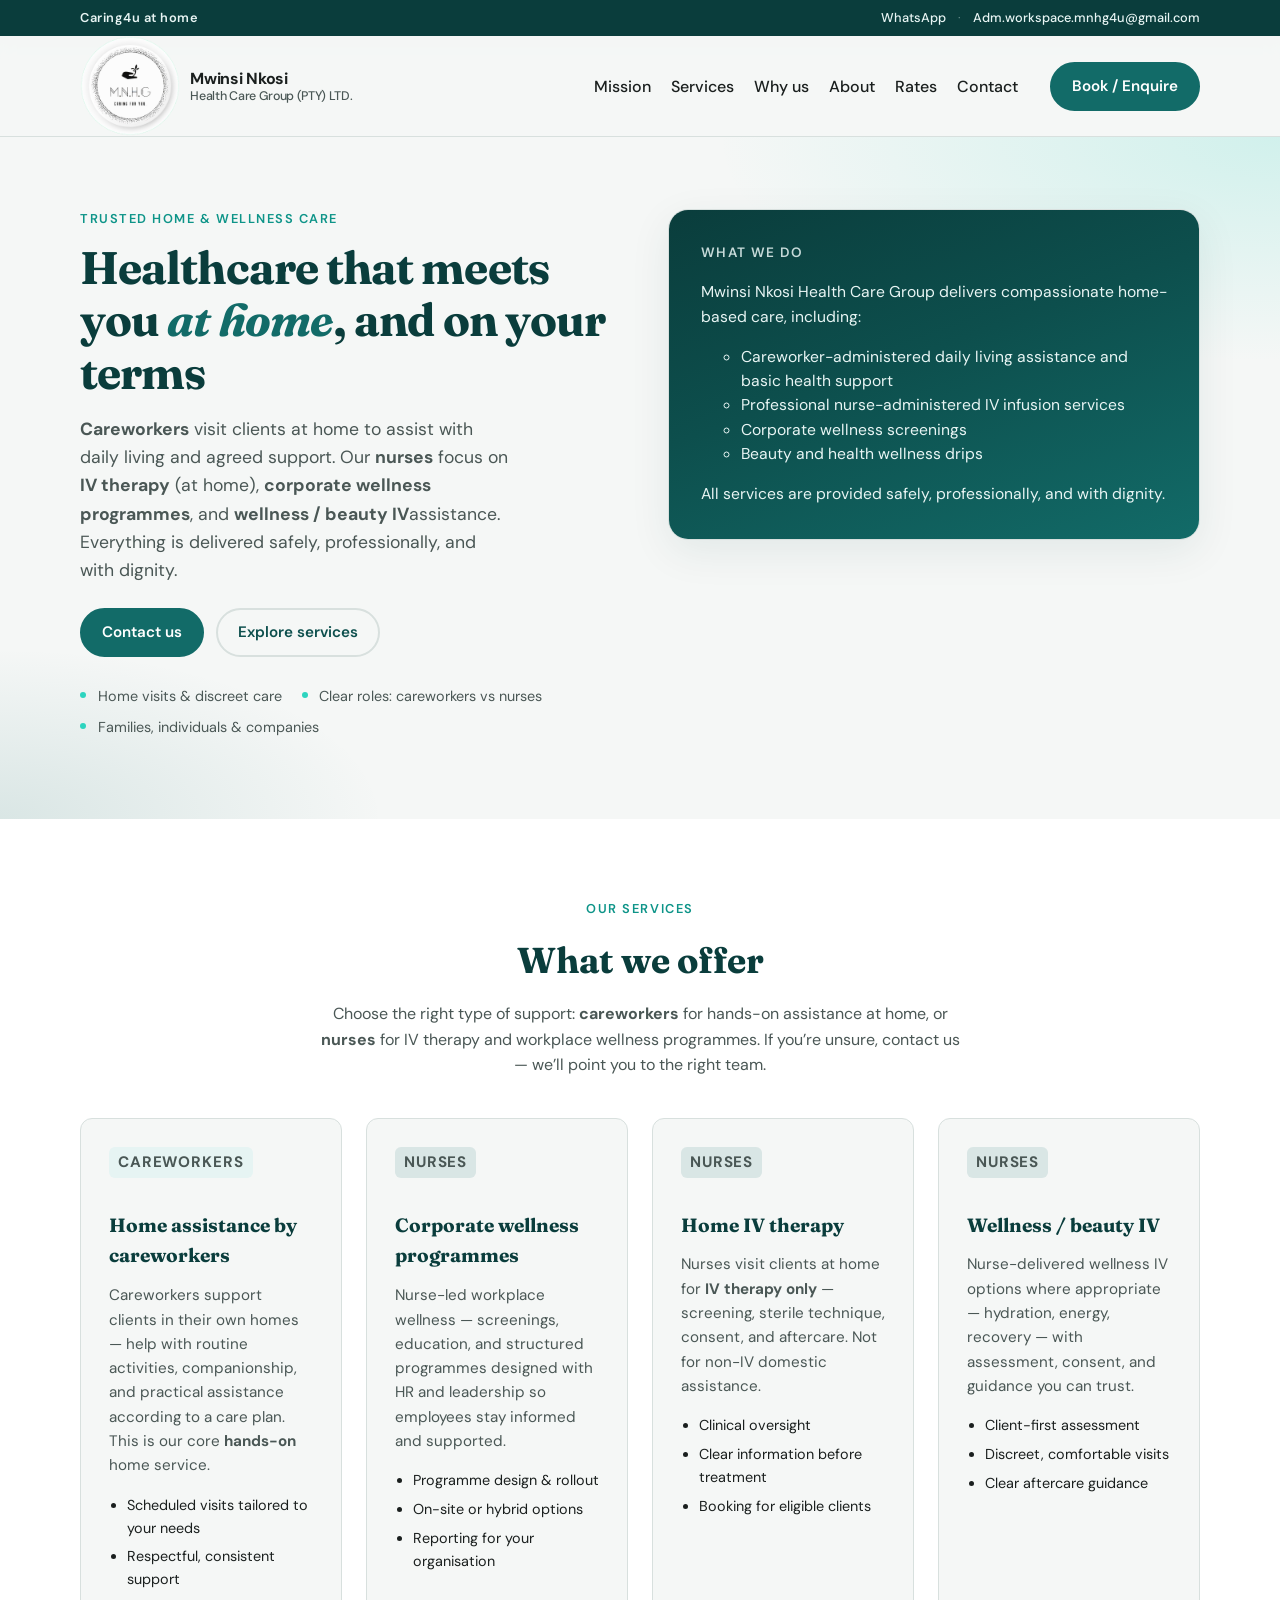
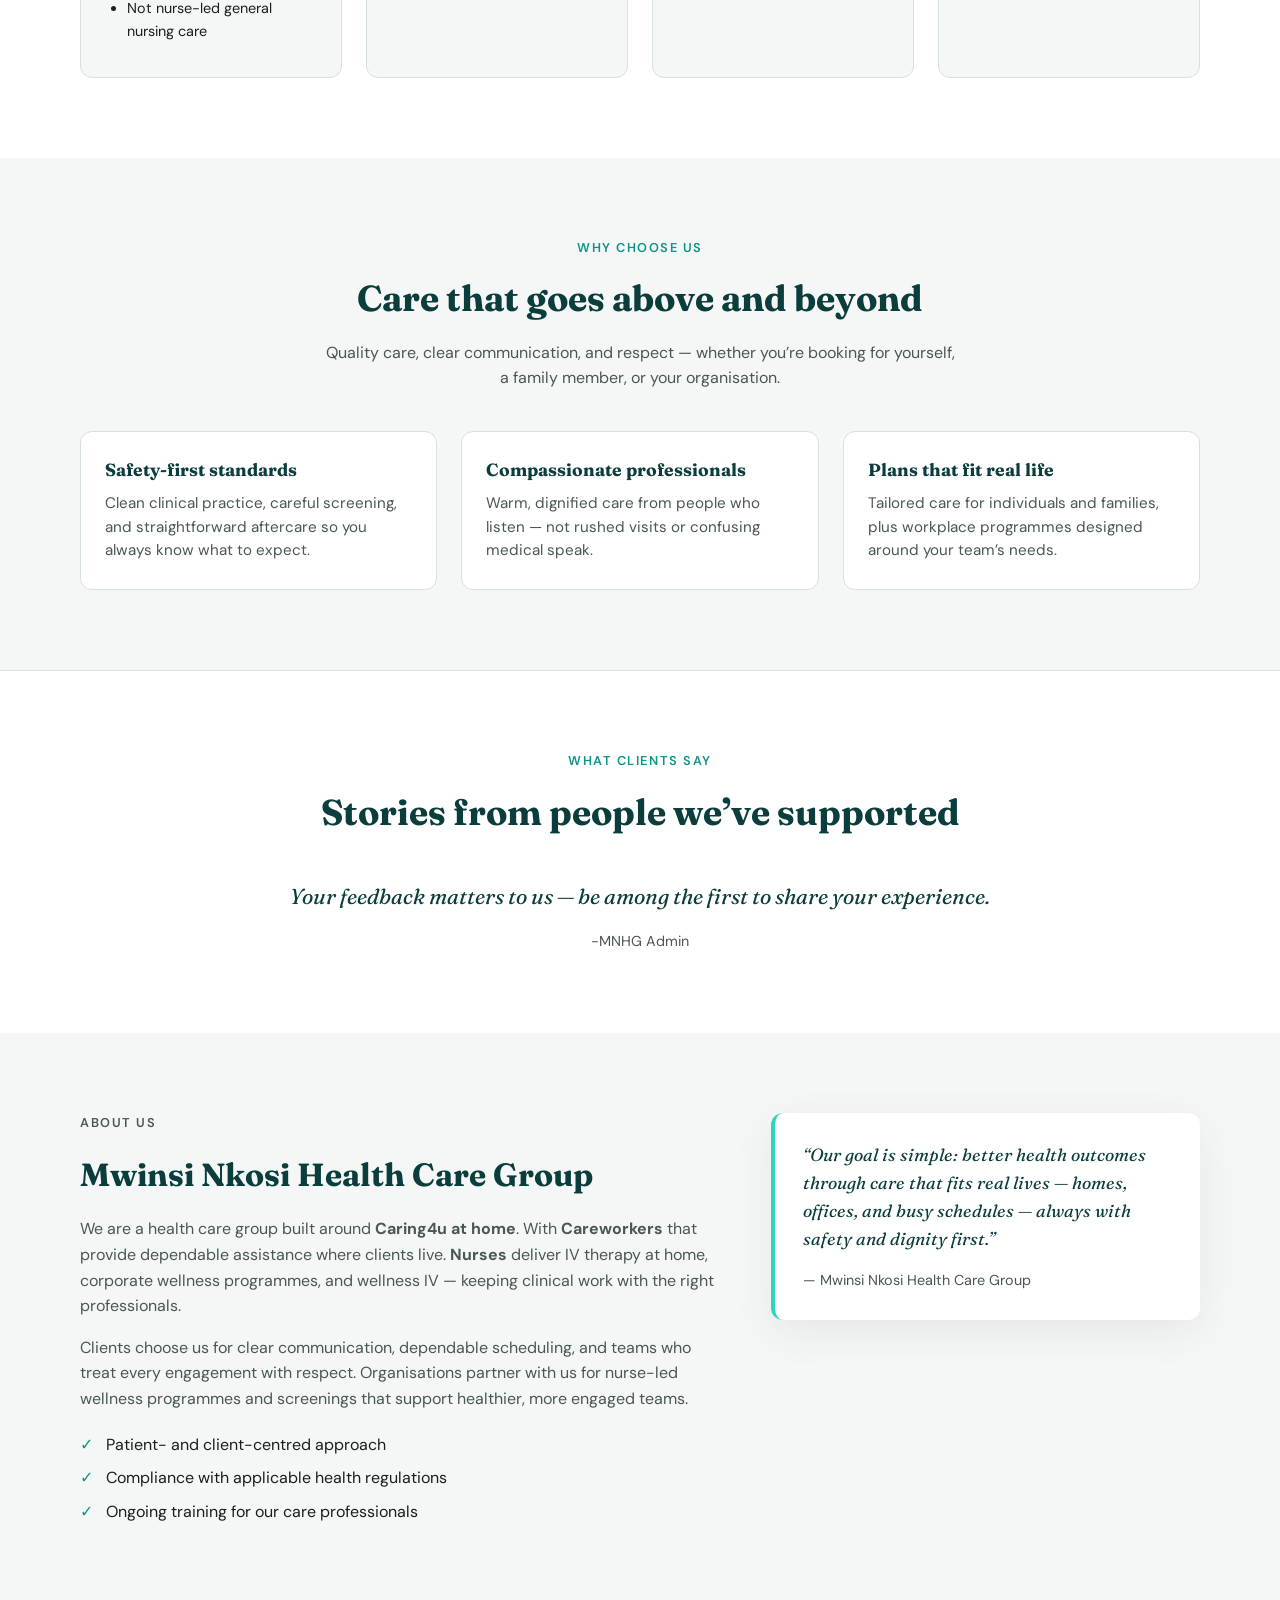
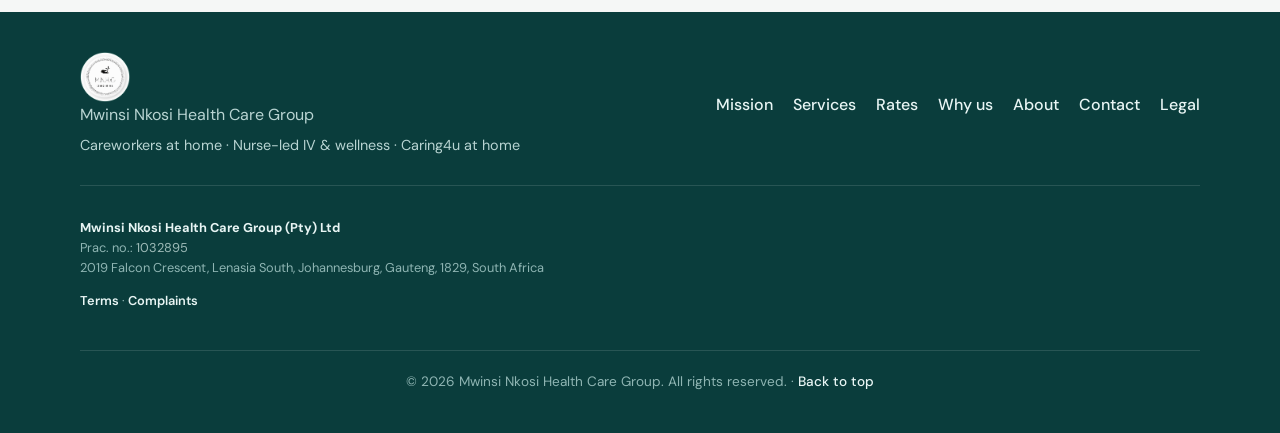
<file: index.html>
<!DOCTYPE html>
<html lang="en">
<head>
  <meta charset="UTF-8" />
  <title>Homecare & IV Infusion Services | Mwinsi Nkosi Health Care Group</title>
  <meta name="description" content="Mwinsi Nkosi Health Care Group provides professional home healthcare, IV infusion services, and corporate wellness programmes in South Africa. Caring4u at home." />
  <meta name="keywords" content="home healthcare South Africa, home nursing, IV infusion, corporate wellness programmes, care workers, mobile healthcare services
  Mwinsi Nkosi Health Care Group — Caring4u at home. Careworker assistance at home; nurses for IV therapy, corporate wellness programmes, and wellness IV only." />
  <meta name="author" content="Mwinsi Nkosi Health Care Group" />
  <meta property="og:title" content="Mwinsi Nkosi Health Care Group" />
  <meta property="og:description" content="Professional home healthcare, IV infusion, and corporate wellness services. Caring4u at home." />
  <meta property="og:type" content="website" />
  <meta property="og:url" content="https://library123user-lab.github.io/laughing-waddle/" />
  <meta name="theme-color" content="#0a7f5a" />
  <meta name="viewport" content="width=device-width, initial-scale=1.0" />
  <title>Mwinsi Nkosi Health Care Group | Caring4u at home</title>
  <link rel="preconnect" href="https://fonts.googleapis.com" />
  <link rel="preconnect" href="https://fonts.gstatic.com" crossorigin />
  <link href="https://fonts.googleapis.com/css2?family=DM+Sans:ital,opsz,wght@0,9..40,400;0,9..40,500;0,9..40,600;0,9..40,700;1,9..40,400&family=Fraunces:ital,opsz,wght@0,9..144,600;0,9..144,700;1,9..144,600&display=swap" rel="stylesheet" />
  <link rel="stylesheet" href="styles.css" />
  <link rel="icon" type="image/png" href="images/favicon.png">
</head>
<body>
  <a class="skip-link" href="#main">Skip to main content</a>

  <div class="topbar">
    <div class="container topbar-inner">
      <span class="topbar-tag">Caring4u at home</span>
      <div class="topbar-contact">
        <span class="topbar-sep" aria-hidden="true"></span>
        <a href="https://wa.me/27791994174" rel="noopener noreferrer">WhatsApp</a>
        <span class="topbar-sep" aria-hidden="true">·</span>
        <a href="mailto:Adm.workspace.mnhg4u@gmail.com">Adm.workspace.mnhg4u@gmail.com</a>
      </div>
    </div>
  </div>

  <header class="site-header" id="top">
    <div class="container header-inner">
      <a href="index.html#top" class="logo">
        <img src="images/MNHG_logo.png" alt="" class="logo-mark" aria-hidden="true">
        <span class="logo-text">Mwinsi Nkosi <span>Health Care Group (PTY) LTD.</span></span>
      </a>
      <button type="button" class="nav-toggle" aria-expanded="false" aria-controls="site-nav" aria-label="Open menu">
        <span></span><span></span><span></span>
      </button>
      <nav id="site-nav" class="site-nav" aria-label="Primary">
        <ul>
          <li><a href="#mission">Mission</a></li>
          <li><a href="#services">Services</a></li>
          <li><a href="#why">Why us</a></li>
          <li><a href="#about">About</a></li>
          <li><a href="">Rates</a></li>
          <li><a href="#contact">Contact</a></li>
        </ul>
        <a class="btn btn-primary btn-nav" href="#contact">Book / Enquire</a>
      </nav>
    </div>
  </header>

  <main id="main">
    <section class="hero">
      <div class="container hero-grid">
        <div class="hero-copy">
          <p class="eyebrow">Trusted home &amp; wellness care</p>
          <h1>Healthcare that meets you <em>at home</em>, and on your terms</h1>
          <p class="lead">
            <strong>Careworkers</strong> visit clients at home to assist with daily living and agreed support. Our <strong>nurses</strong> focus on <strong>IV therapy</strong> (at home), <strong>corporate wellness programmes</strong>, and <strong>wellness / beauty IV</strong>assistance. Everything is delivered safely, professionally, and with dignity.
          </p>
          <div class="hero-actions">
            <a class="btn btn-primary" href="#contact">Contact us</a>
            <a class="btn btn-ghost" href="#services">Explore services</a>
          </div>
          <ul class="hero-trust" aria-label="Highlights">
            <li>Home visits &amp; discreet care</li>
            <li>Clear roles: careworkers vs nurses</li>
            <li>Families, individuals &amp; companies</li>
          </ul>
        </div>
        <div class="hero-card" role="presentation">
          <div class="hero-card-inner">
            <p class="hero-card-title">What we do</p>
            <ul class="hero-card-list">
              <li>Mwinsi Nkosi Health Care Group delivers compassionate home-based care, including:</li>
                <ul>
                  <li>Careworker-administered daily living assistance and basic health support</li>
                  <li>Professional nurse-administered IV infusion services</li>
                  <li>Corporate wellness screenings</li>
                  <li>Beauty and health wellness drips</li>
                </ul>  
                <li>All services are provided safely, professionally, and with dignity.</li>
            </ul>
          </div>
        </div>
      </div>
    </section>

    <!-- <div class="container section-photo-wrap">
      <div class="photo-placeholder" aria-hidden="true">
        <span class="photo-placeholder__label">Image placeholder — add a photo to <code>images/</code> when ready</span>
      </div>
    </div> -->

    <!-- <section id="mission" class="section section-mission">
      <div class="container mission-inner">
        <div>
          <p class="eyebrow">Our mission</p>
          <h2 class="mission-title">Home-based healthcare you can trust</h2>
          <p class="section-intro mission-lead">
            Our mission is simple: <strong>Caring4u at home</strong>. Careworkers bring dependable, human support where clients live. Nurses bring clinical skill where it belongs — IV therapy and structured wellness offerings — without mixing roles.
          </p>
        </div>
        <ul class="mission-stats" aria-label="At a glance">
          <li><span class="mission-stat-value">2</span> <span class="mission-stat-label">roles: careworkers &amp; nurses (different jobs)</span></li>
          <li><span class="mission-stat-value">4</span> <span class="mission-stat-label">ways we can support you</span></li>
          <li><span class="mission-stat-value">You</span> <span class="mission-stat-label">at the centre of every plan</span></li>
        </ul>
      </div>
    </section> -->

    <section id="services" class="section services">
      <div class="container">
        <header class="section-head">
          <p class="eyebrow">Our services</p>
          <h2>What we offer</h2>
          <p class="section-intro">
            Choose the right type of support: <strong>careworkers</strong> for hands-on assistance at home, or <strong>nurses</strong> for IV therapy and workplace wellness programmes. If you’re unsure, contact us — we’ll point you to the right team.
          </p>
        </header>

        <!-- <div class="role-split" role="region" aria-label="Careworkers and nurses">
          <div class="role-box role-box--care">
            <p class="role-box__label">Careworkers</p>
            <p class="role-box__text">Visit clients at home to <strong>assist patients</strong> with daily living and agreed tasks — practical, dignified support from trained careworkers.</p>
          </div>
          <div class="role-box role-box--nurse">
            <p class="role-box__label">Nurses</p>
            <p class="role-box__text">Our nurses provide <strong>IV therapy in the home</strong>, <strong>corporate wellness programmes</strong> (including screenings where offered), and <strong>wellness / beauty IV</strong>. They <strong>do not</strong> provide general day-to-day assistance in place of careworkers.</p>
          </div>
        </div>

        <p class="rates-teaser"><a href="rates.html">View rates &amp; packages</a> — hourly, packages, and nurse-led fees.</p> -->

        <div class="cards cards-4">
          <article class="card">
            <p class="card-badge card-badge--care">Careworkers</p>
            <!-- <div class="card-icon" aria-hidden="true">🤲</div> -->
             <div class="card-icon" aria-hidden="true">   </div>
            <h3>Home assistance by careworkers</h3>
            <p>
              Careworkers support clients in their own homes — help with routine activities, companionship, and practical assistance according to a care plan. This is our core <strong>hands-on</strong> home service.
            </p>
            <ul class="card-list">
              <li>Scheduled visits tailored to your needs</li>
              <li>Respectful, consistent support</li>
              <li>Not nurse-led general nursing care</li>
            </ul>
          </article>
          <article class="card">
            <p class="card-badge card-badge--nurse">Nurses</p>
            <!-- <div class="card-icon" aria-hidden="true">🏢</div> -->
             <div class="card-icon" aria-hidden="true">  </div>
            <h3>Corporate wellness programmes</h3>
            <p>
              Nurse-led workplace wellness — screenings, education, and structured programmes designed with HR and leadership so employees stay informed and supported.
            </p>
            <ul class="card-list">
              <li>Programme design &amp; rollout</li>
              <li>On-site or hybrid options</li>
              <li>Reporting for your organisation</li>
            </ul>
          </article>
          <article class="card">
            <p class="card-badge card-badge--nurse">Nurses</p>
            <!-- <div class="card-icon" aria-hidden="true">💧</div> -->
             <div class="card-icon" aria-hidden="true">  </div>
            <h3>Home IV therapy</h3>
            <p>
              Nurses visit clients at home for <strong>IV therapy only</strong> — screening, sterile technique, consent, and aftercare. Not for non-IV domestic assistance.
            </p>
            <ul class="card-list">
              <li>Clinical oversight</li>
              <li>Clear information before treatment</li>
              <li>Booking for eligible clients</li>
            </ul>
          </article>
          <article class="card">
            <p class="card-badge card-badge--nurse">Nurses</p>
            <!-- <div class="card-icon" aria-hidden="true">✨</div> -->
             <div class="card-icon" aria-hidden="true">  </div>
            <h3>Wellness / beauty IV</h3>
            <p>
              Nurse-delivered wellness IV options where appropriate — hydration, energy, recovery — with assessment, consent, and guidance you can trust.
            </p>
            <ul class="card-list">
              <li>Client-first assessment</li>
              <li>Discreet, comfortable visits</li>
              <li>Clear aftercare guidance</li>
            </ul>
          </article>
        </div>
      </div>
    </section>

    <!-- <section class="section cta-band">
      <div class="container cta-inner">
        <div>
          <h2>Not sure which service fits?</h2>
          <p>Tell us a little about your needs — we’ll guide you to the right programme or visit type.</p>
        </div>
        <div class="cta-actions">
          <a class="btn btn-light" href="#contact">Get in touch</a>
          <a class="btn btn-ghost btn-ghost--on-dark" href="rates.html">See rates</a>
        </div>
      </div>
    </section> -->

    <section id="why" class="section section-why">
      <div class="container">
        <header class="section-head">
          <p class="eyebrow">Why choose us</p>
          <h2>Care that goes above and beyond</h2>
          <p class="section-intro">
            Quality care, clear communication, and respect — whether you’re booking for yourself, a family member, or your organisation.
          </p>
        </header>
        <div class="why-grid">
          <article class="why-card">
            <!-- <div class="why-icon" aria-hidden="true">🛡️</div> -->
            <h3>Safety-first standards</h3>
            <p>Clean clinical practice, careful screening, and straightforward aftercare so you always know what to expect.</p>
          </article>
          <article class="why-card">
            <!-- <div class="why-icon" aria-hidden="true">🤝</div> -->
            <h3>Compassionate professionals</h3>
            <p>Warm, dignified care from people who listen — not rushed visits or confusing medical speak.</p>
          </article>
          <article class="why-card">
            <!-- <div class="why-icon" aria-hidden="true">📋</div> -->
            <h3>Plans that fit real life</h3>
            <p>Tailored care for individuals and families, plus workplace programmes designed around your team’s needs.</p>
          </article>
        </div>
      </div>
    </section>

    <section id="testimonials" class="section section-testimonials">
      <div class="container">
        <header class="section-head">
          <p class="eyebrow">What clients say</p>
          <h2>Stories from people we’ve supported</h2>
        </header>
        <figure class="testimonial">
          <blockquote>
            <!-- <p>“The care team was professional, gentle, and incredibly thorough. They explained everything clearly and made our family feel supported from day one.”</p> -->
             <p>Your feedback matters to us — be among the first to share your experience.</p>
          </blockquote>
          <!-- <figcaption>— Client, careworker support at home</figcaption> -->
           <figcaption>-MNHG Admin</figcaption>
        </figure>
      </div>
    </section>

    <section id="about" class="section about">
      <div class="container about-grid">
        <div>
          <p class="eyebrow">About us</p>
          <h2>Mwinsi Nkosi Health Care Group</h2>
          <p>
            We are a health care group built around <strong>Caring4u at home</strong>. With <strong>Careworkers</strong> that provide dependable assistance where clients live. <strong>Nurses</strong> deliver IV therapy at home, corporate wellness programmes, and wellness IV — keeping clinical work with the right professionals.
          </p>
          <p>
            Clients choose us for clear communication, dependable scheduling, and teams who treat every engagement with respect. Organisations partner with us for nurse-led wellness programmes and screenings that support healthier, more engaged teams.
          </p>
          <ul class="checklist">
            <li>Patient- and client-centred approach</li>
            <li>Compliance with applicable health regulations</li>
            <li>Ongoing training for our care professionals</li>
          </ul>
        </div>
        <aside class="about-aside">
          <blockquote>
            <p>“Our goal is simple: better health outcomes through care that fits real lives — homes, offices, and busy schedules — always with safety and dignity first.”</p>
            <footer>— Mwinsi Nkosi Health Care Group</footer>
          </blockquote>
        </aside>
      </div>
    </section>

    <!--<section id="contact" class="section contact">
      <div class="container contact-grid">
        <div class="contact-aside">
          <p class="eyebrow">Contact</p>
          <h2>Contact / book a service</h2>
          <p class="section-intro">
            Send a message for enquiries, bookings, or corporate wellness. We’ll get back to you as soon as we can.
            <strong>For urgent medical emergencies</strong>, please contact your local emergency services immediately — this form is not for emergencies.
          </p>
          <ul class="contact-details">
            <li>
              <strong>Phone</strong>
              <a href="tel:+27000000000">+27 00 000 0000</a> <span class="hint">(replace with your number)</span>
            </li>
            <li>
              <strong>Email</strong>
              <a href="mailto:hello@mwinsinkosi.co.za">hello@mwinsinkosi.co.za</a> <span class="hint">(replace if different)</span>
            </li>
            <li>
              <strong>WhatsApp</strong>
              <a href="https://wa.me/27000000000" rel="noopener noreferrer">Message us on WhatsApp</a> <span class="hint">(replace number in link)</span>
            </li>
            <li>
              <strong>Service area</strong>
              <span>Your city &amp; surrounding areas <span class="hint">(update)</span></span>
            </li>
            <li>
              <strong>Office hours</strong>
              <span>Monday–Friday, 8:00–17:00 <span class="hint">(update)</span></span>
            </li>
            <li>
              <strong>After hours</strong>
              <span>Leave a voicemail, WhatsApp, or email — we’ll reply on the next business day. <span class="hint">(edit to match how you work)</span></span>
            </li>
          </ul>
          <div class="promise-box" aria-label="Our promise">
            <p class="promise-title">Our promise</p>
            <p class="promise-text">Clear communication, respectful care, and professional standards on every visit.</p>
          </div>
        </div>
        <form class="contact-form" action="https://formsubmit.co/hello@mwinsinkosi.co.za" method="post" aria-label="Contact form">
          <input type="hidden" name="_subject" value="Website enquiry — Mwinsi Nkosi Health Care Group" />
          <input type="text" name="_gotcha" class="form-hp" tabindex="-1" autocomplete="off" aria-hidden="true" />-->
          <!-- When your site is live, add: <input type="hidden" name="_next" value="https://YOUR-DOMAIN.com/thank-you.html" /> 
          <div class="field">
            <label for="name">Full name</label>
            <input id="name" name="name" type="text" autocomplete="name" required />
          </div>
          <div class="field">
            <label for="email">Email</label>
            <input id="email" name="email" type="email" autocomplete="email" required />
          </div>
          <div class="field">
            <label for="phone">Phone</label>
            <input id="phone" name="phone" type="tel" autocomplete="tel" placeholder="+27 …" />
          </div>
          <div class="field">
            <label for="interest">What can we help with?</label>
            <select id="interest" name="interest" required>
              <option value="">Select one</option>
              <option value="careworker">Careworker assistance at home</option>
              <option value="iv-home">Home IV therapy (nurse)</option>
              <option value="corporate">Corporate wellness programme (nurses)</option>
              <option value="iv-wellness">Wellness / beauty IV (nurse)</option>
              <option value="unsure">Not sure — please recommend</option>
              <option value="other">Other / general enquiry</option>
            </select>
          </div>
          <div class="field">
            <label for="message">Message</label>
            <textarea id="message" name="message" rows="5" required placeholder="Tell us what you need, preferred dates, and your area or location."></textarea>
          </div>
          <button type="submit" class="btn btn-primary btn-block">Send message</button>
          <p class="form-note">Uses <a href="https://formsubmit.co" rel="noopener noreferrer">FormSubmit</a> — free inbox delivery. <strong>First time:</strong> submit once, then check <code>hello@mwinsinkosi.co.za</code> and <strong>activate</strong> the form (link in email). Change the address in <code>action="…"</code> if you use a different email. After hosting, add a hidden <code>_next</code> field (see comment in HTML) to send people to <code>thank-you.html</code>.</p>
        </form>
      </div> 
    </section>-->
  </main>

  <footer class="site-footer">
    <div class="container footer-inner">
      <div class="footer-brand">
        <img src="images/MNHG_logo.png" alt="" class="logo-text footer-logo" aria-hidden="true">
        <span >Mwinsi Nkosi <span>Health Care Group</span></span>
        <p>Careworkers at home · Nurse-led IV &amp; wellness · Caring4u at home</p>
      </div>
      <nav class="footer-nav" aria-label="Footer">
        <a href="#mission">Mission</a>
        <a href="#services">Services</a>
        <a href="">Rates</a>
        <a href="#why">Why us</a>
        <a href="#about">About</a>
        <a href="#contact">Contact</a>
        <a href="">Legal</a>
      </nav>
      <div class="footer-company" aria-label="Company details">
        <p>
          <strong>Mwinsi Nkosi Health Care Group (Pty) Ltd</strong><br />
          <!-- <span class="co-line">Reg. no.: <span class="placeholder-dim">20__/__ ____/07</span>  -->
           <span class="co-line">Prac. no.: <span class="placeholder-dim"><span>103</span><span>2895</span></span> 
          </span><br /> 
          <span class="co-line">2019 Falcon Crescent, Lenasia South, Johannesburg, Gauteng, 1829, South Africa</span>
        </p>
        <p class="footer-company-links"><a href="legal.html">Terms</a> · <a href="legal.html#complaints">Complaints</a></p>
      </div>
      <p class="copyright">&copy; <span id="year"></span> Mwinsi Nkosi Health Care Group. All rights reserved. · <a class="footer-top" href="#top">Back to top</a></p>
    </div>
  </footer>

  <script src="script.js"></script>
</body>
</html>
</file>
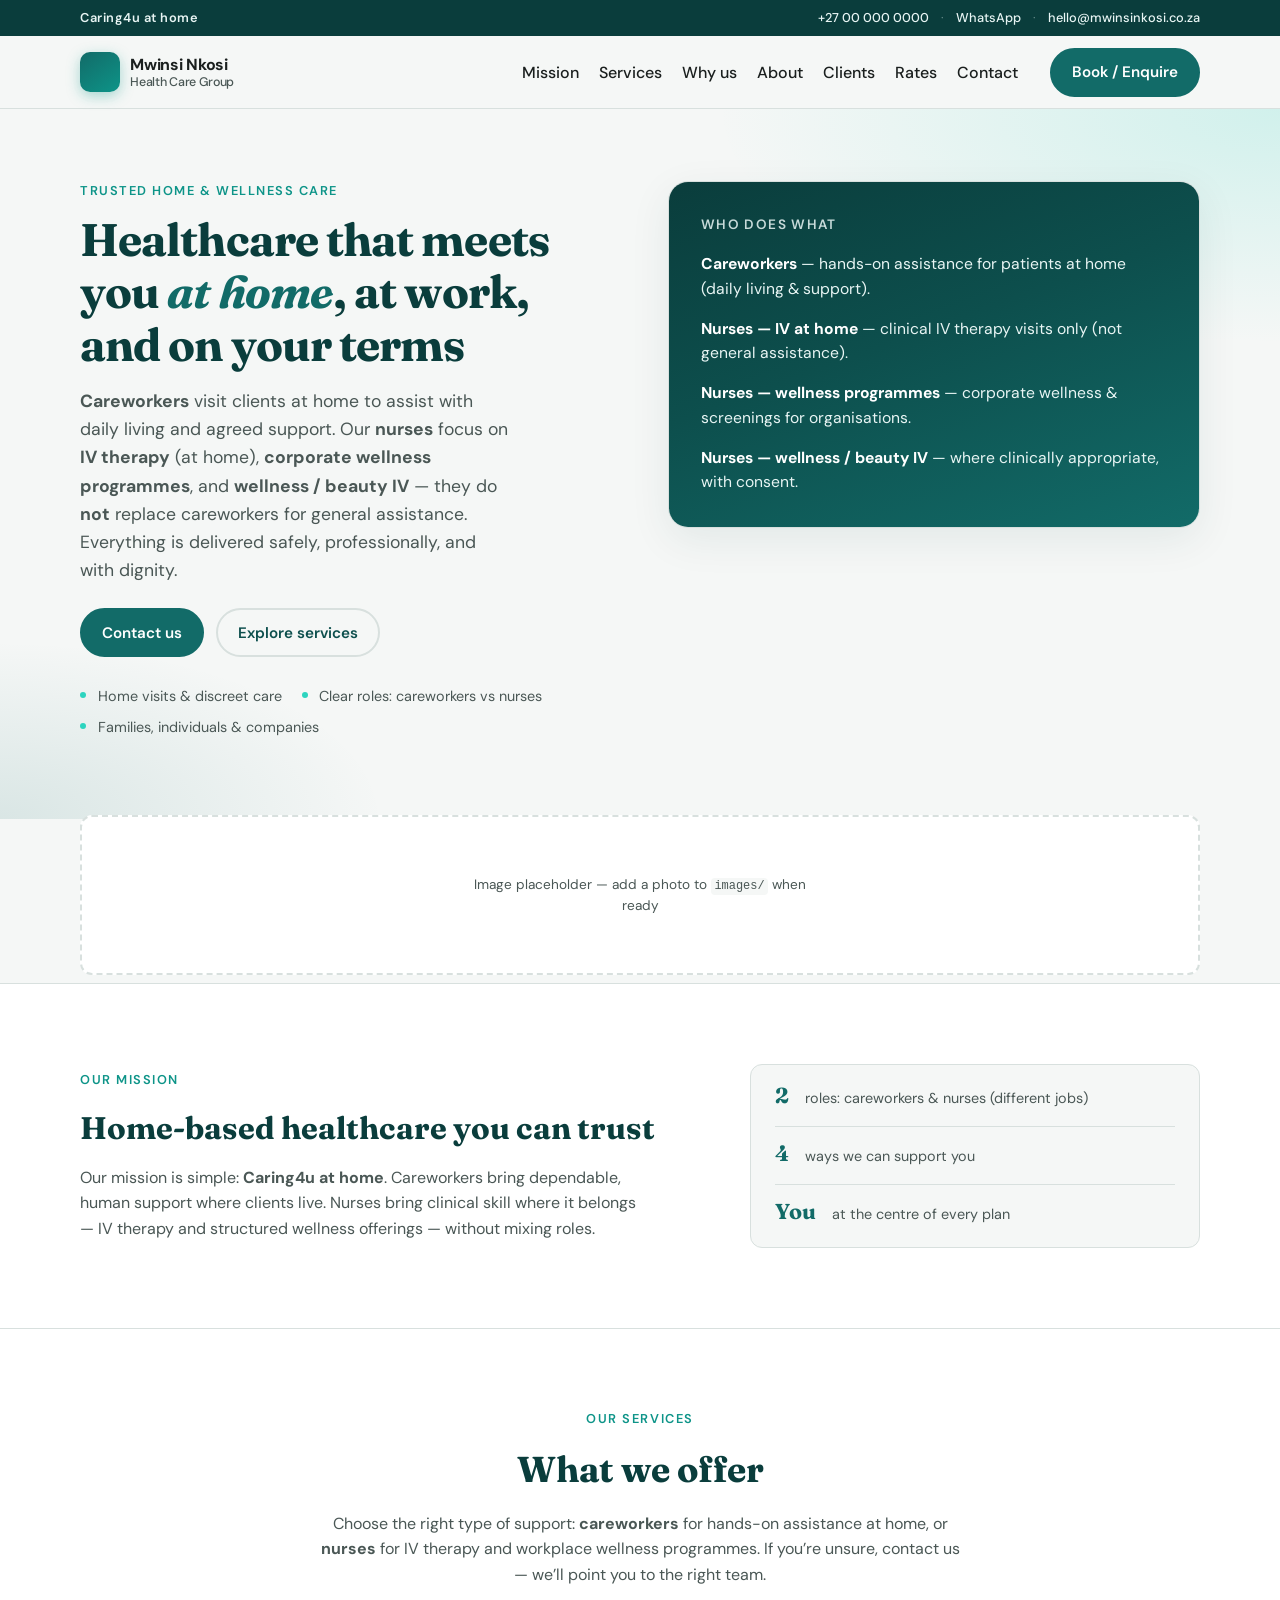
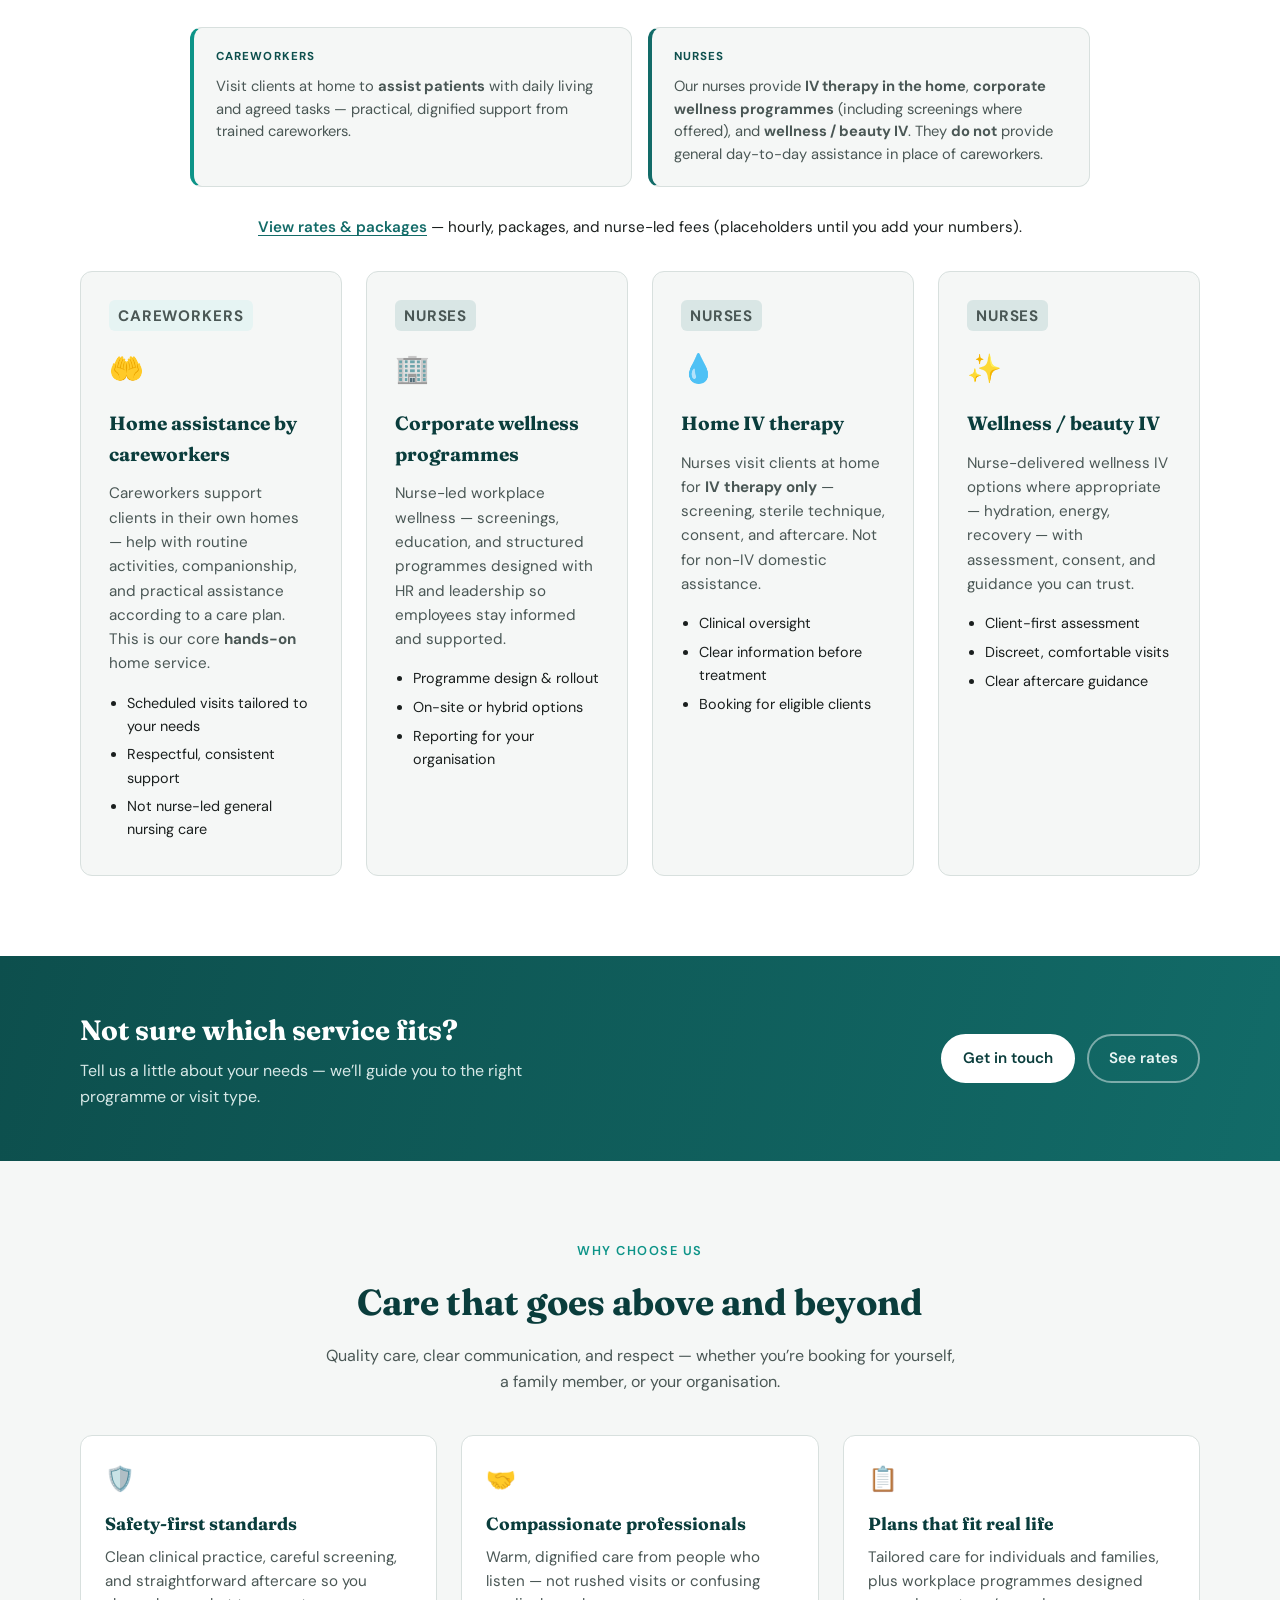
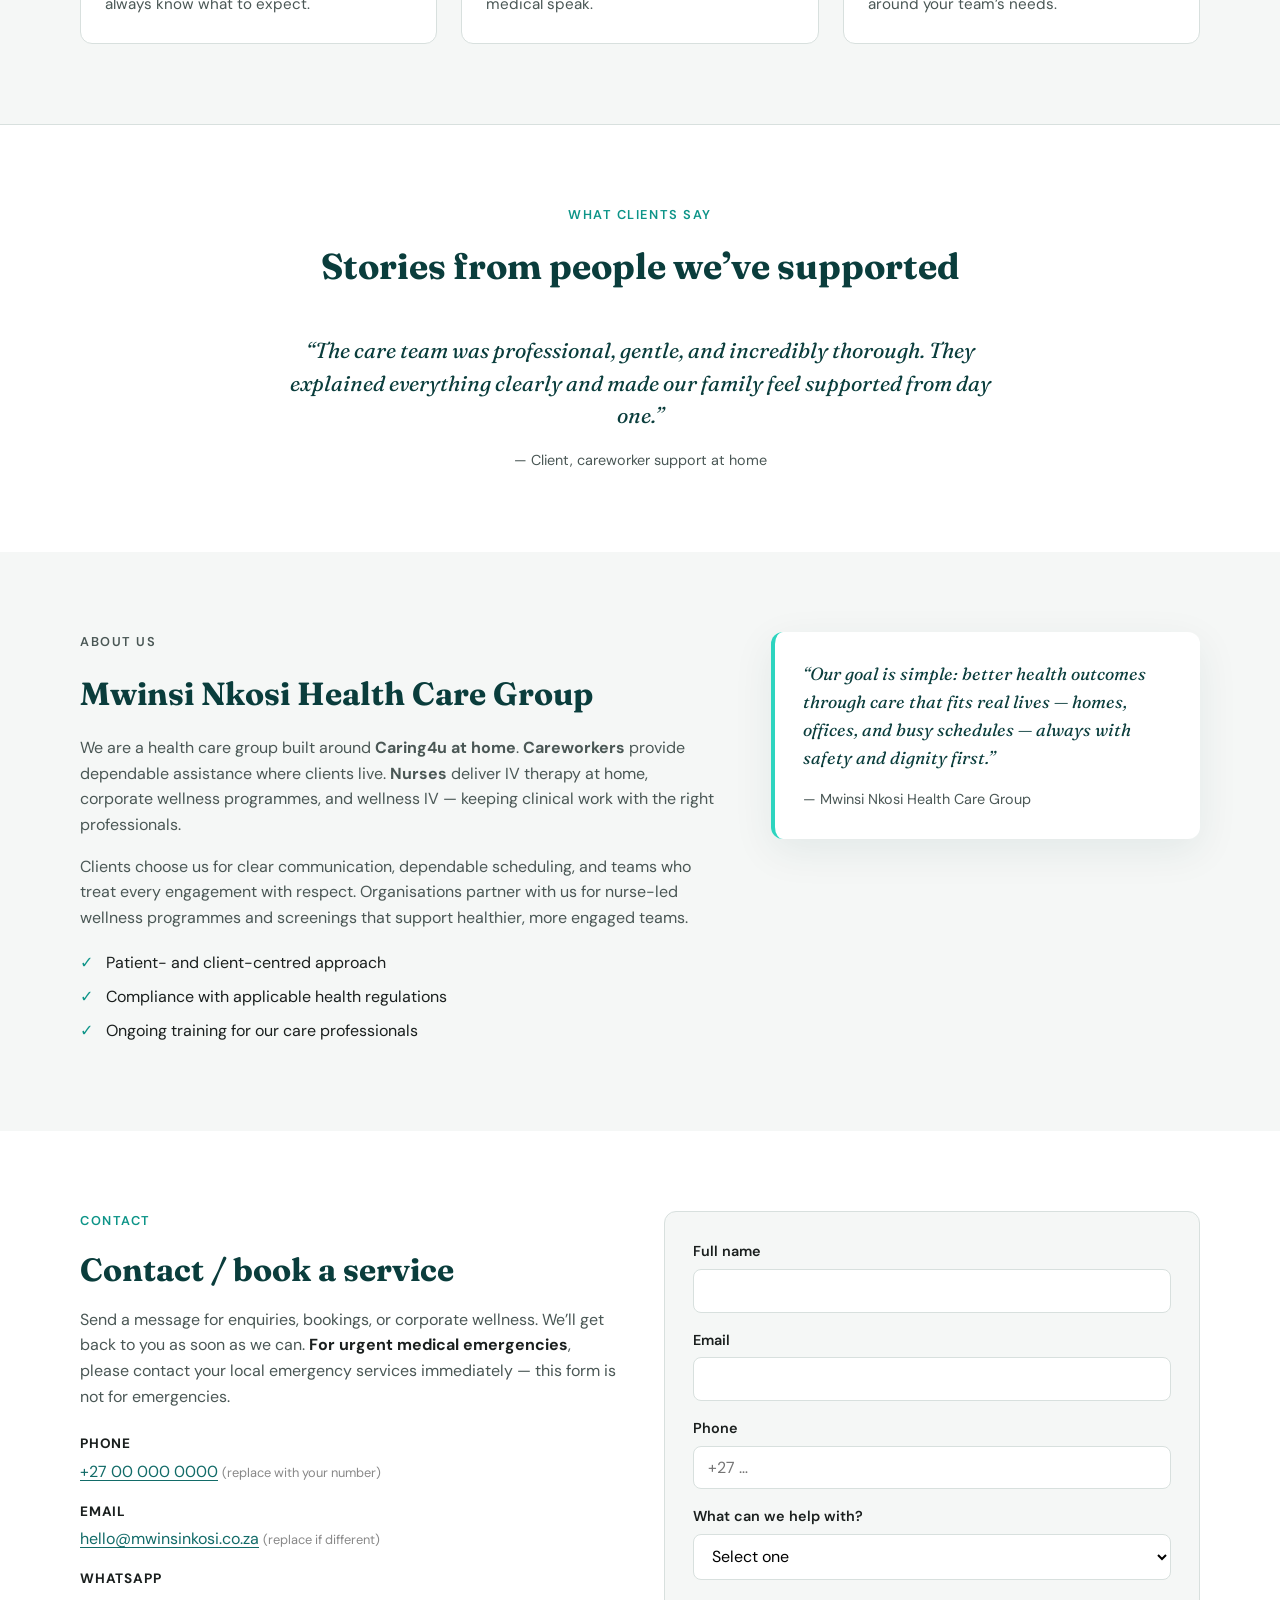
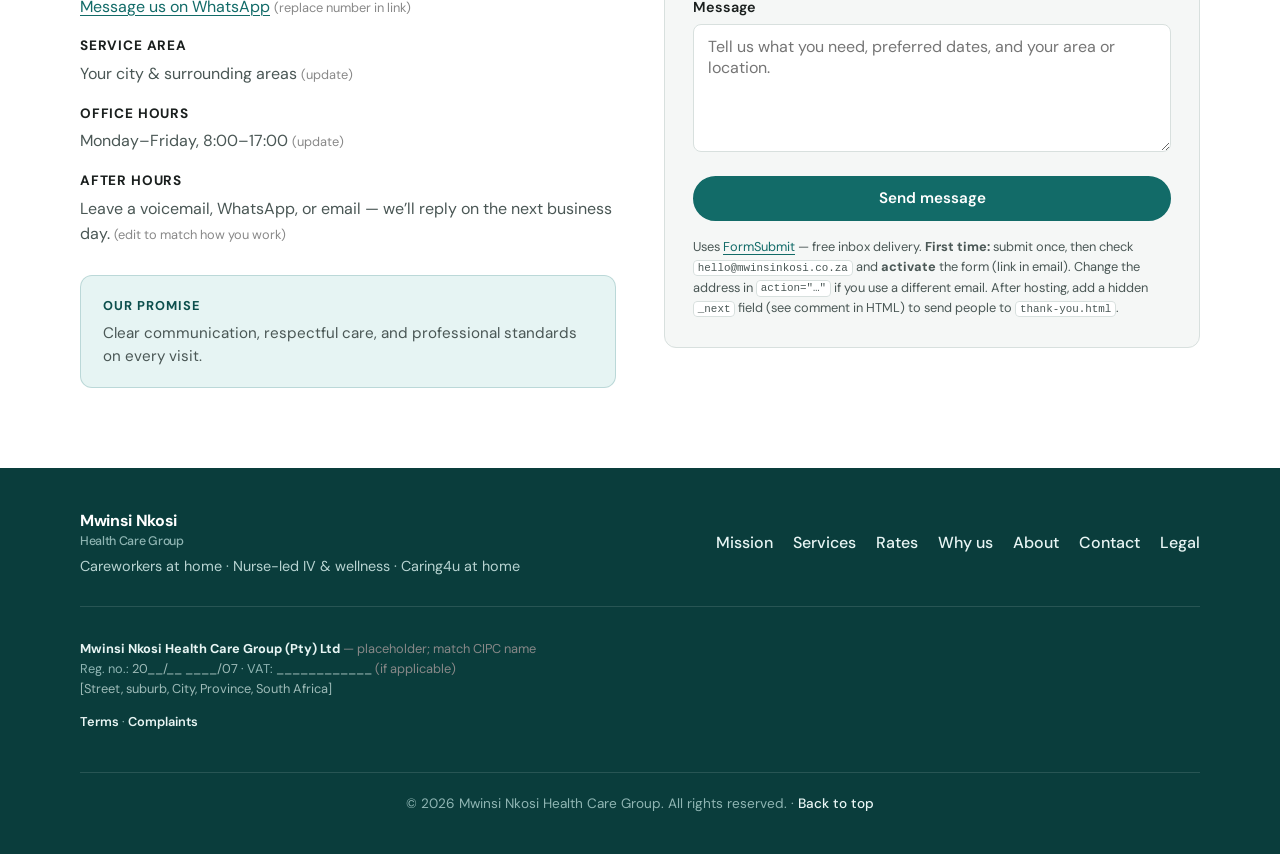
<file: website/index.html>
<!DOCTYPE html>
<html lang="en">
<head>
  <meta charset="UTF-8" />
  <meta name="viewport" content="width=device-width, initial-scale=1.0" />
  <meta name="description" content="Mwinsi Nkosi Health Care Group — Caring4u at home. Careworker assistance at home; nurses for IV therapy, corporate wellness programmes, and wellness IV only." />
  <title>Mwinsi Nkosi Health Care Group | Caring4u at home</title>
  <link rel="preconnect" href="https://fonts.googleapis.com" />
  <link rel="preconnect" href="https://fonts.gstatic.com" crossorigin />
  <link href="https://fonts.googleapis.com/css2?family=DM+Sans:ital,opsz,wght@0,9..40,400;0,9..40,500;0,9..40,600;0,9..40,700;1,9..40,400&family=Fraunces:ital,opsz,wght@0,9..144,600;0,9..144,700;1,9..144,600&display=swap" rel="stylesheet" />
  <link rel="stylesheet" href="styles.css" />
</head>
<body>
  <a class="skip-link" href="#main">Skip to main content</a>

  <div class="topbar">
    <div class="container topbar-inner">
      <span class="topbar-tag">Caring4u at home</span>
      <div class="topbar-contact">
        <a href="tel:+27000000000">+27 00 000 0000</a>
        <span class="topbar-sep" aria-hidden="true">·</span>
        <a href="https://wa.me/27000000000" rel="noopener noreferrer">WhatsApp</a>
        <span class="topbar-sep" aria-hidden="true">·</span>
        <a href="mailto:hello@mwinsinkosi.co.za">hello@mwinsinkosi.co.za</a>
      </div>
    </div>
  </div>

  <header class="site-header" id="top">
    <div class="container header-inner">
      <a href="index.html#top" class="logo">
        <span class="logo-mark" aria-hidden="true"></span>
        <span class="logo-text">Mwinsi Nkosi <span>Health Care Group</span></span>
      </a>
      <button type="button" class="nav-toggle" aria-expanded="false" aria-controls="site-nav" aria-label="Open menu">
        <span></span><span></span><span></span>
      </button>
      <nav id="site-nav" class="site-nav" aria-label="Primary">
        <ul>
          <li><a href="#mission">Mission</a></li>
          <li><a href="#services">Services</a></li>
          <li><a href="#why">Why us</a></li>
          <li><a href="#about">About</a></li>
          <li><a href="#testimonials">Clients</a></li>
          <li><a href="rates.html">Rates</a></li>
          <li><a href="#contact">Contact</a></li>
        </ul>
        <a class="btn btn-primary btn-nav" href="#contact">Book / Enquire</a>
      </nav>
    </div>
  </header>

  <main id="main">
    <section class="hero">
      <div class="container hero-grid">
        <div class="hero-copy">
          <p class="eyebrow">Trusted home &amp; wellness care</p>
          <h1>Healthcare that meets you <em>at home</em>, at work, and on your terms</h1>
          <p class="lead">
            <strong>Careworkers</strong> visit clients at home to assist with daily living and agreed support. Our <strong>nurses</strong> focus on <strong>IV therapy</strong> (at home), <strong>corporate wellness programmes</strong>, and <strong>wellness / beauty IV</strong> — they do <strong>not</strong> replace careworkers for general assistance. Everything is delivered safely, professionally, and with dignity.
          </p>
          <div class="hero-actions">
            <a class="btn btn-primary" href="#contact">Contact us</a>
            <a class="btn btn-ghost" href="#services">Explore services</a>
          </div>
          <ul class="hero-trust" aria-label="Highlights">
            <li>Home visits &amp; discreet care</li>
            <li>Clear roles: careworkers vs nurses</li>
            <li>Families, individuals &amp; companies</li>
          </ul>
        </div>
        <div class="hero-card" role="presentation">
          <div class="hero-card-inner">
            <p class="hero-card-title">Who does what</p>
            <ul class="hero-card-list">
              <li><strong>Careworkers</strong> — hands-on assistance for patients at home (daily living &amp; support).</li>
              <li><strong>Nurses — IV at home</strong> — clinical IV therapy visits only (not general assistance).</li>
              <li><strong>Nurses — wellness programmes</strong> — corporate wellness &amp; screenings for organisations.</li>
              <li><strong>Nurses — wellness / beauty IV</strong> — where clinically appropriate, with consent.</li>
            </ul>
          </div>
        </div>
      </div>
    </section>

    <div class="container section-photo-wrap">
      <div class="photo-placeholder" aria-hidden="true">
        <span class="photo-placeholder__label">Image placeholder — add a photo to <code>images/</code> when ready</span>
      </div>
    </div>

    <section id="mission" class="section section-mission">
      <div class="container mission-inner">
        <div>
          <p class="eyebrow">Our mission</p>
          <h2 class="mission-title">Home-based healthcare you can trust</h2>
          <p class="section-intro mission-lead">
            Our mission is simple: <strong>Caring4u at home</strong>. Careworkers bring dependable, human support where clients live. Nurses bring clinical skill where it belongs — IV therapy and structured wellness offerings — without mixing roles.
          </p>
        </div>
        <ul class="mission-stats" aria-label="At a glance">
          <li><span class="mission-stat-value">2</span> <span class="mission-stat-label">roles: careworkers &amp; nurses (different jobs)</span></li>
          <li><span class="mission-stat-value">4</span> <span class="mission-stat-label">ways we can support you</span></li>
          <li><span class="mission-stat-value">You</span> <span class="mission-stat-label">at the centre of every plan</span></li>
        </ul>
      </div>
    </section>

    <section id="services" class="section services">
      <div class="container">
        <header class="section-head">
          <p class="eyebrow">Our services</p>
          <h2>What we offer</h2>
          <p class="section-intro">
            Choose the right type of support: <strong>careworkers</strong> for hands-on assistance at home, or <strong>nurses</strong> for IV therapy and workplace wellness programmes. If you’re unsure, contact us — we’ll point you to the right team.
          </p>
        </header>

        <div class="role-split" role="region" aria-label="Careworkers and nurses">
          <div class="role-box role-box--care">
            <p class="role-box__label">Careworkers</p>
            <p class="role-box__text">Visit clients at home to <strong>assist patients</strong> with daily living and agreed tasks — practical, dignified support from trained careworkers.</p>
          </div>
          <div class="role-box role-box--nurse">
            <p class="role-box__label">Nurses</p>
            <p class="role-box__text">Our nurses provide <strong>IV therapy in the home</strong>, <strong>corporate wellness programmes</strong> (including screenings where offered), and <strong>wellness / beauty IV</strong>. They <strong>do not</strong> provide general day-to-day assistance in place of careworkers.</p>
          </div>
        </div>

        <p class="rates-teaser"><a href="rates.html">View rates &amp; packages</a> — hourly, packages, and nurse-led fees (placeholders until you add your numbers).</p>

        <div class="cards cards-4">
          <article class="card">
            <p class="card-badge card-badge--care">Careworkers</p>
            <div class="card-icon" aria-hidden="true">🤲</div>
            <h3>Home assistance by careworkers</h3>
            <p>
              Careworkers support clients in their own homes — help with routine activities, companionship, and practical assistance according to a care plan. This is our core <strong>hands-on</strong> home service.
            </p>
            <ul class="card-list">
              <li>Scheduled visits tailored to your needs</li>
              <li>Respectful, consistent support</li>
              <li>Not nurse-led general nursing care</li>
            </ul>
          </article>
          <article class="card">
            <p class="card-badge card-badge--nurse">Nurses</p>
            <div class="card-icon" aria-hidden="true">🏢</div>
            <h3>Corporate wellness programmes</h3>
            <p>
              Nurse-led workplace wellness — screenings, education, and structured programmes designed with HR and leadership so employees stay informed and supported.
            </p>
            <ul class="card-list">
              <li>Programme design &amp; rollout</li>
              <li>On-site or hybrid options</li>
              <li>Reporting for your organisation</li>
            </ul>
          </article>
          <article class="card">
            <p class="card-badge card-badge--nurse">Nurses</p>
            <div class="card-icon" aria-hidden="true">💧</div>
            <h3>Home IV therapy</h3>
            <p>
              Nurses visit clients at home for <strong>IV therapy only</strong> — screening, sterile technique, consent, and aftercare. Not for non-IV domestic assistance.
            </p>
            <ul class="card-list">
              <li>Clinical oversight</li>
              <li>Clear information before treatment</li>
              <li>Booking for eligible clients</li>
            </ul>
          </article>
          <article class="card">
            <p class="card-badge card-badge--nurse">Nurses</p>
            <div class="card-icon" aria-hidden="true">✨</div>
            <h3>Wellness / beauty IV</h3>
            <p>
              Nurse-delivered wellness IV options where appropriate — hydration, energy, recovery — with assessment, consent, and guidance you can trust.
            </p>
            <ul class="card-list">
              <li>Client-first assessment</li>
              <li>Discreet, comfortable visits</li>
              <li>Clear aftercare guidance</li>
            </ul>
          </article>
        </div>
      </div>
    </section>

    <section class="section cta-band">
      <div class="container cta-inner">
        <div>
          <h2>Not sure which service fits?</h2>
          <p>Tell us a little about your needs — we’ll guide you to the right programme or visit type.</p>
        </div>
        <div class="cta-actions">
          <a class="btn btn-light" href="#contact">Get in touch</a>
          <a class="btn btn-ghost btn-ghost--on-dark" href="rates.html">See rates</a>
        </div>
      </div>
    </section>

    <section id="why" class="section section-why">
      <div class="container">
        <header class="section-head">
          <p class="eyebrow">Why choose us</p>
          <h2>Care that goes above and beyond</h2>
          <p class="section-intro">
            Quality care, clear communication, and respect — whether you’re booking for yourself, a family member, or your organisation.
          </p>
        </header>
        <div class="why-grid">
          <article class="why-card">
            <div class="why-icon" aria-hidden="true">🛡️</div>
            <h3>Safety-first standards</h3>
            <p>Clean clinical practice, careful screening, and straightforward aftercare so you always know what to expect.</p>
          </article>
          <article class="why-card">
            <div class="why-icon" aria-hidden="true">🤝</div>
            <h3>Compassionate professionals</h3>
            <p>Warm, dignified care from people who listen — not rushed visits or confusing medical speak.</p>
          </article>
          <article class="why-card">
            <div class="why-icon" aria-hidden="true">📋</div>
            <h3>Plans that fit real life</h3>
            <p>Tailored care for individuals and families, plus workplace programmes designed around your team’s needs.</p>
          </article>
        </div>
      </div>
    </section>

    <section id="testimonials" class="section section-testimonials">
      <div class="container">
        <header class="section-head">
          <p class="eyebrow">What clients say</p>
          <h2>Stories from people we’ve supported</h2>
        </header>
        <figure class="testimonial">
          <blockquote>
            <p>“The care team was professional, gentle, and incredibly thorough. They explained everything clearly and made our family feel supported from day one.”</p>
          </blockquote>
          <figcaption>— Client, careworker support at home</figcaption>
        </figure>
      </div>
    </section>

    <section id="about" class="section about">
      <div class="container about-grid">
        <div>
          <p class="eyebrow">About us</p>
          <h2>Mwinsi Nkosi Health Care Group</h2>
          <p>
            We are a health care group built around <strong>Caring4u at home</strong>. <strong>Careworkers</strong> provide dependable assistance where clients live. <strong>Nurses</strong> deliver IV therapy at home, corporate wellness programmes, and wellness IV — keeping clinical work with the right professionals.
          </p>
          <p>
            Clients choose us for clear communication, dependable scheduling, and teams who treat every engagement with respect. Organisations partner with us for nurse-led wellness programmes and screenings that support healthier, more engaged teams.
          </p>
          <ul class="checklist">
            <li>Patient- and client-centred approach</li>
            <li>Compliance with applicable health regulations</li>
            <li>Ongoing training for our care professionals</li>
          </ul>
        </div>
        <aside class="about-aside">
          <blockquote>
            <p>“Our goal is simple: better health outcomes through care that fits real lives — homes, offices, and busy schedules — always with safety and dignity first.”</p>
            <footer>— Mwinsi Nkosi Health Care Group</footer>
          </blockquote>
        </aside>
      </div>
    </section>

    <section id="contact" class="section contact">
      <div class="container contact-grid">
        <div class="contact-aside">
          <p class="eyebrow">Contact</p>
          <h2>Contact / book a service</h2>
          <p class="section-intro">
            Send a message for enquiries, bookings, or corporate wellness. We’ll get back to you as soon as we can.
            <strong>For urgent medical emergencies</strong>, please contact your local emergency services immediately — this form is not for emergencies.
          </p>
          <ul class="contact-details">
            <li>
              <strong>Phone</strong>
              <a href="tel:+27000000000">+27 00 000 0000</a> <span class="hint">(replace with your number)</span>
            </li>
            <li>
              <strong>Email</strong>
              <a href="mailto:hello@mwinsinkosi.co.za">hello@mwinsinkosi.co.za</a> <span class="hint">(replace if different)</span>
            </li>
            <li>
              <strong>WhatsApp</strong>
              <a href="https://wa.me/27000000000" rel="noopener noreferrer">Message us on WhatsApp</a> <span class="hint">(replace number in link)</span>
            </li>
            <li>
              <strong>Service area</strong>
              <span>Your city &amp; surrounding areas <span class="hint">(update)</span></span>
            </li>
            <li>
              <strong>Office hours</strong>
              <span>Monday–Friday, 8:00–17:00 <span class="hint">(update)</span></span>
            </li>
            <li>
              <strong>After hours</strong>
              <span>Leave a voicemail, WhatsApp, or email — we’ll reply on the next business day. <span class="hint">(edit to match how you work)</span></span>
            </li>
          </ul>
          <div class="promise-box" aria-label="Our promise">
            <p class="promise-title">Our promise</p>
            <p class="promise-text">Clear communication, respectful care, and professional standards on every visit.</p>
          </div>
        </div>
        <form class="contact-form" action="https://formsubmit.co/hello@mwinsinkosi.co.za" method="post" aria-label="Contact form">
          <input type="hidden" name="_subject" value="Website enquiry — Mwinsi Nkosi Health Care Group" />
          <input type="text" name="_gotcha" class="form-hp" tabindex="-1" autocomplete="off" aria-hidden="true" />
          <!-- When your site is live, add: <input type="hidden" name="_next" value="https://YOUR-DOMAIN.com/thank-you.html" /> -->
          <div class="field">
            <label for="name">Full name</label>
            <input id="name" name="name" type="text" autocomplete="name" required />
          </div>
          <div class="field">
            <label for="email">Email</label>
            <input id="email" name="email" type="email" autocomplete="email" required />
          </div>
          <div class="field">
            <label for="phone">Phone</label>
            <input id="phone" name="phone" type="tel" autocomplete="tel" placeholder="+27 …" />
          </div>
          <div class="field">
            <label for="interest">What can we help with?</label>
            <select id="interest" name="interest" required>
              <option value="">Select one</option>
              <option value="careworker">Careworker assistance at home</option>
              <option value="iv-home">Home IV therapy (nurse)</option>
              <option value="corporate">Corporate wellness programme (nurses)</option>
              <option value="iv-wellness">Wellness / beauty IV (nurse)</option>
              <option value="unsure">Not sure — please recommend</option>
              <option value="other">Other / general enquiry</option>
            </select>
          </div>
          <div class="field">
            <label for="message">Message</label>
            <textarea id="message" name="message" rows="5" required placeholder="Tell us what you need, preferred dates, and your area or location."></textarea>
          </div>
          <button type="submit" class="btn btn-primary btn-block">Send message</button>
          <p class="form-note">Uses <a href="https://formsubmit.co" rel="noopener noreferrer">FormSubmit</a> — free inbox delivery. <strong>First time:</strong> submit once, then check <code>hello@mwinsinkosi.co.za</code> and <strong>activate</strong> the form (link in email). Change the address in <code>action="…"</code> if you use a different email. After hosting, add a hidden <code>_next</code> field (see comment in HTML) to send people to <code>thank-you.html</code>.</p>
        </form>
      </div>
    </section>
  </main>

  <footer class="site-footer">
    <div class="container footer-inner">
      <div class="footer-brand">
        <span class="logo-text footer-logo">Mwinsi Nkosi <span>Health Care Group</span></span>
        <p>Careworkers at home · Nurse-led IV &amp; wellness · Caring4u at home</p>
      </div>
      <nav class="footer-nav" aria-label="Footer">
        <a href="#mission">Mission</a>
        <a href="#services">Services</a>
        <a href="rates.html">Rates</a>
        <a href="#why">Why us</a>
        <a href="#about">About</a>
        <a href="#contact">Contact</a>
        <a href="legal.html">Legal</a>
      </nav>
      <div class="footer-company" aria-label="Company details">
        <p>
          <strong>Mwinsi Nkosi Health Care Group (Pty) Ltd</strong> <span class="hint">— placeholder; match CIPC name</span><br />
          <span class="co-line">Reg. no.: <span class="placeholder-dim">20__/__ ____/07</span> · VAT: <span class="placeholder-dim">____________</span> <span class="hint">(if applicable)</span></span><br />
          <span class="co-line placeholder-dim">[Street, suburb, City, Province, South Africa]</span>
        </p>
        <p class="footer-company-links"><a href="legal.html">Terms</a> · <a href="legal.html#complaints">Complaints</a></p>
      </div>
      <p class="copyright">&copy; <span id="year"></span> Mwinsi Nkosi Health Care Group. All rights reserved. · <a class="footer-top" href="#top">Back to top</a></p>
    </div>
  </footer>

  <script src="script.js"></script>
</body>
</html>
</file>
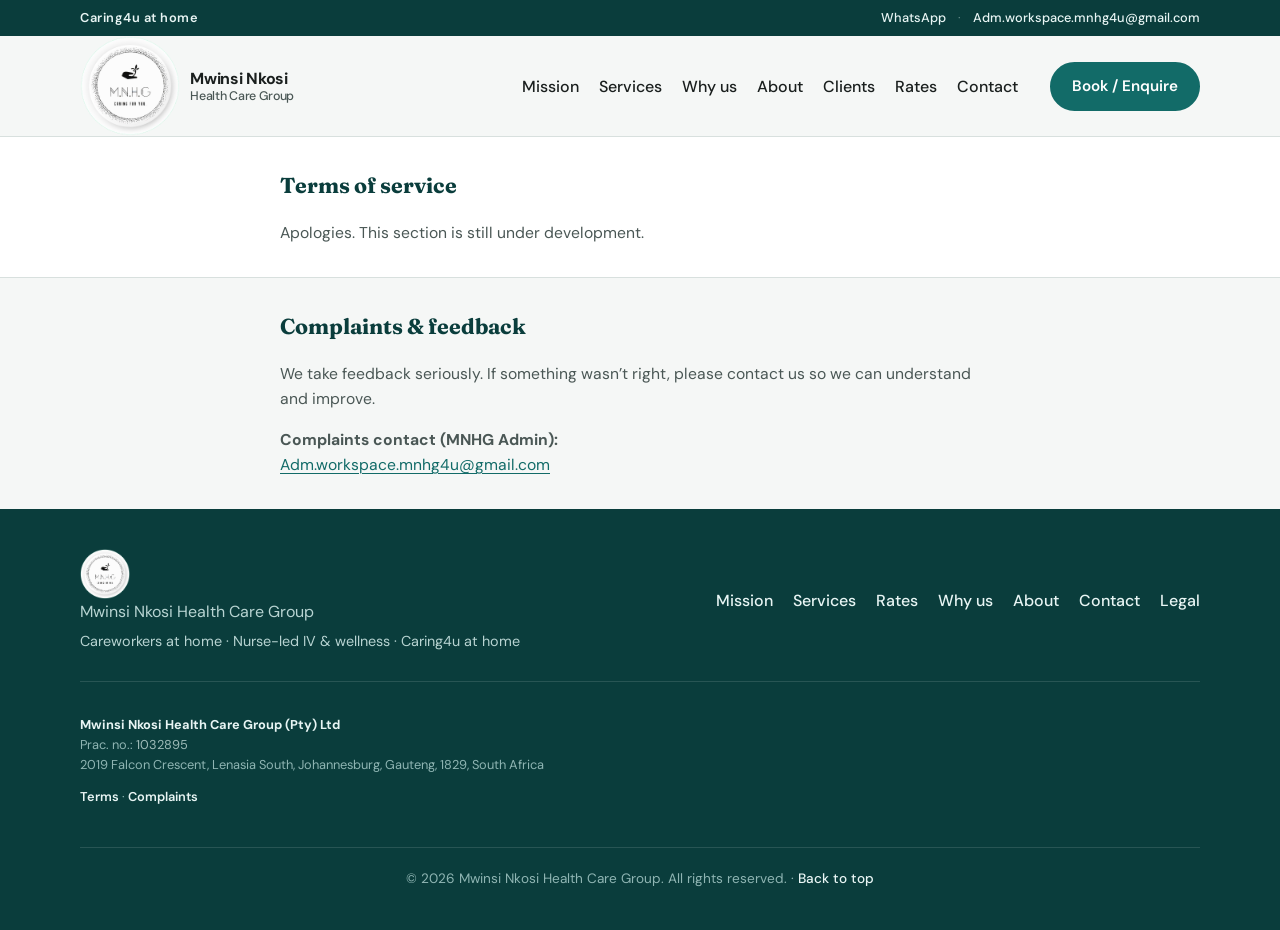
<file: legal.html>
<!DOCTYPE html>
<html lang="en">
<head>
  <meta charset="UTF-8" />
  <meta name="viewport" content="width=device-width, initial-scale=1.0" />
  <meta name="description" content="Terms of service and complaints — Mwinsi Nkosi Health Care Group." />
  <title>Legal | Mwinsi Nkosi Health Care Group</title>
  <link rel="preconnect" href="https://fonts.googleapis.com" />
  <link rel="preconnect" href="https://fonts.gstatic.com" crossorigin />
  <link href="https://fonts.googleapis.com/css2?family=DM+Sans:ital,opsz,wght@0,9..40,400;0,9..40,500;0,9..40,600;0,9..40,700;1,9..40,400&family=Fraunces:ital,opsz,wght@0,9..144,600;0,9..144,700;1,9..144,600&display=swap" rel="stylesheet" />
  <link rel="stylesheet" href="styles.css" />
  <link rel="icon" type="image/png" href="images/favicon.png">
</head>
<body>
  <a class="skip-link" href="#main">Skip to main content</a>

  <!-- <div class="topbar">
    <div class="container topbar-inner">
      <span class="topbar-tag">Caring4u at home</span>
      <div class="topbar-contact">
        <a href="tel:+27000000000">+27 00 000 0000</a>
        <span class="topbar-sep" aria-hidden="true">·</span>
        <a href="https://wa.me/27000000000" rel="noopener noreferrer">WhatsApp</a>
        <span class="topbar-sep" aria-hidden="true">·</span>
        <a href="mailto:hello@mwinsinkosi.co.za">hello@mwinsinkosi.co.za</a>
      </div>
    </div>
  </div> -->

  <div class="topbar">
    <div class="container topbar-inner">
      <span class="topbar-tag">Caring4u at home</span>
      <div class="topbar-contact">
        <span class="topbar-sep" aria-hidden="true"></span>
        <a href="https://wa.me/27791994174" rel="noopener noreferrer">WhatsApp</a>
        <span class="topbar-sep" aria-hidden="true">·</span>
        <a href="mailto:Adm.workspace.mnhg4u@gmail.com">Adm.workspace.mnhg4u@gmail.com</a>
      </div>
    </div>
  </div>

  <header class="site-header" id="top">
    <div class="container header-inner">
      <a href="index.html" class="logo">
        <img src="images/MNHG_logo.png" alt="" class="logo-mark" aria-hidden="true">
        <span class="logo-text">Mwinsi Nkosi <span>Health Care Group</span></span>
      </a>
      <button type="button" class="nav-toggle" aria-expanded="false" aria-controls="site-nav" aria-label="Open menu">
        <span></span><span></span><span></span>
      </button>
      <nav id="site-nav" class="site-nav" aria-label="Primary">
        <ul>
          <li><a href="index.html#mission">Mission</a></li>
          <li><a href="index.html#services">Services</a></li>
          <li><a href="index.html#why">Why us</a></li>
          <li><a href="index.html#about">About</a></li>
          <li><a href="index.html#testimonials">Clients</a></li>
          <li><a href="rates.html">Rates</a></li>
          <li><a href="index.html#contact">Contact</a></li>
        </ul>
        <a class="btn btn-primary btn-nav" href="index.html#contact">Book / Enquire</a>
      </nav>
    </div>
  </header>

  <!-- <main id="main" class="page-main">
    <header class="page-hero">
      <div class="container">
        <p class="eyebrow">Legal</p>
        <h1 class="page-hero__title">Terms &amp; complaints</h1>
        <p class="page-hero__lead">Placeholder content below — replace with text your lawyer or advisor approves before you go live.</p>
        <p class="page-hero__note"><a href="index.html">← Back to home</a></p>
      </div>
    </header> -->

    <section class="section legal-section" aria-labelledby="terms-heading">
      <div class="container container--narrow">
        <h2 id="terms-heading" class="legal-h2">Terms of service</h2>
        <div class="legal-placeholder">
          <!-- <p><strong>[Placeholder]</strong> This section will describe how clients use your services — bookings, payments, cancellations, scope of care vs nursing, liability limits you’re advised to include, and any other standard terms.</p>
          <p><strong>[Action]</strong> Paste your final terms here or link to a PDF.</p> -->
          <p>Apologies. This section is still under development.</p>
        </div>
      </div>
    </section>

    <section class="section legal-section legal-section--alt" id="complaints" aria-labelledby="complaints-heading">
      <div class="container container--narrow">
        <h2 id="complaints-heading" class="legal-h2">Complaints &amp; feedback</h2>
        <div class="legal-placeholder">
          <p>We take feedback seriously. If something wasn’t right, please contact us so we can understand and improve.</p>
          <!-- <p><strong>[Placeholder process]</strong> e.g. Step 1: email or call us within __ days. Step 2: we acknowledge within __ business days. Step 3: investigation and response.</p> -->
          <p><strong>Complaints contact (MNHG Admin):</strong><br />
            <a href="mailto:Adm.workspace.mnhg4u@gmail.com">Adm.workspace.mnhg4u@gmail.com</a>
          </p>
        </div>
      </div>
    </section>
  </main>

  <footer class="site-footer">
    <div class="container footer-inner">
      <div class="footer-brand">
        <a href="index.html" class="footer-home-link"><img src="images/MNHG_logo.png" alt="" class="logo-text footer-logo" aria-hidden="true">Mwinsi Nkosi <span>Health Care Group</span></span></a>
        <p>Careworkers at home · Nurse-led IV &amp; wellness · Caring4u at home</p>
      </div>
      <nav class="footer-nav" aria-label="Footer">
        <a href="index.html#mission">Mission</a>
        <a href="index.html#services">Services</a>
        <a href="">Rates</a>
        <a href="index.html#why">Why us</a>
        <a href="index.html#about">About</a>
        <a href="index.html#contact">Contact</a>
        <a href="legal.html">Legal</a>
      </nav>
      <div class="footer-company" aria-label="Company details">
        <p>
          <strong>Mwinsi Nkosi Health Care Group (Pty) Ltd</strong><br />
           <span class="co-line">Prac. no.: <span class="placeholder-dim"><span>103</span><span>2895</span></span> 
          </span><br /> 
          <span class="co-line">2019 Falcon Crescent, Lenasia South, Johannesburg, Gauteng, 1829, South Africa</span>
        </p>
        <p class="footer-company-links"><a href="legal.html">Terms</a> · <a href="legal.html#complaints">Complaints</a></p>
      </div>
      <p class="copyright">&copy; <span id="year"></span> Mwinsi Nkosi Health Care Group. All rights reserved. · <a class="footer-top" href="#top">Back to top</a></p>
    </div>
  </footer>

  <script src="script.js"></script>
</body>
</html>
</file>
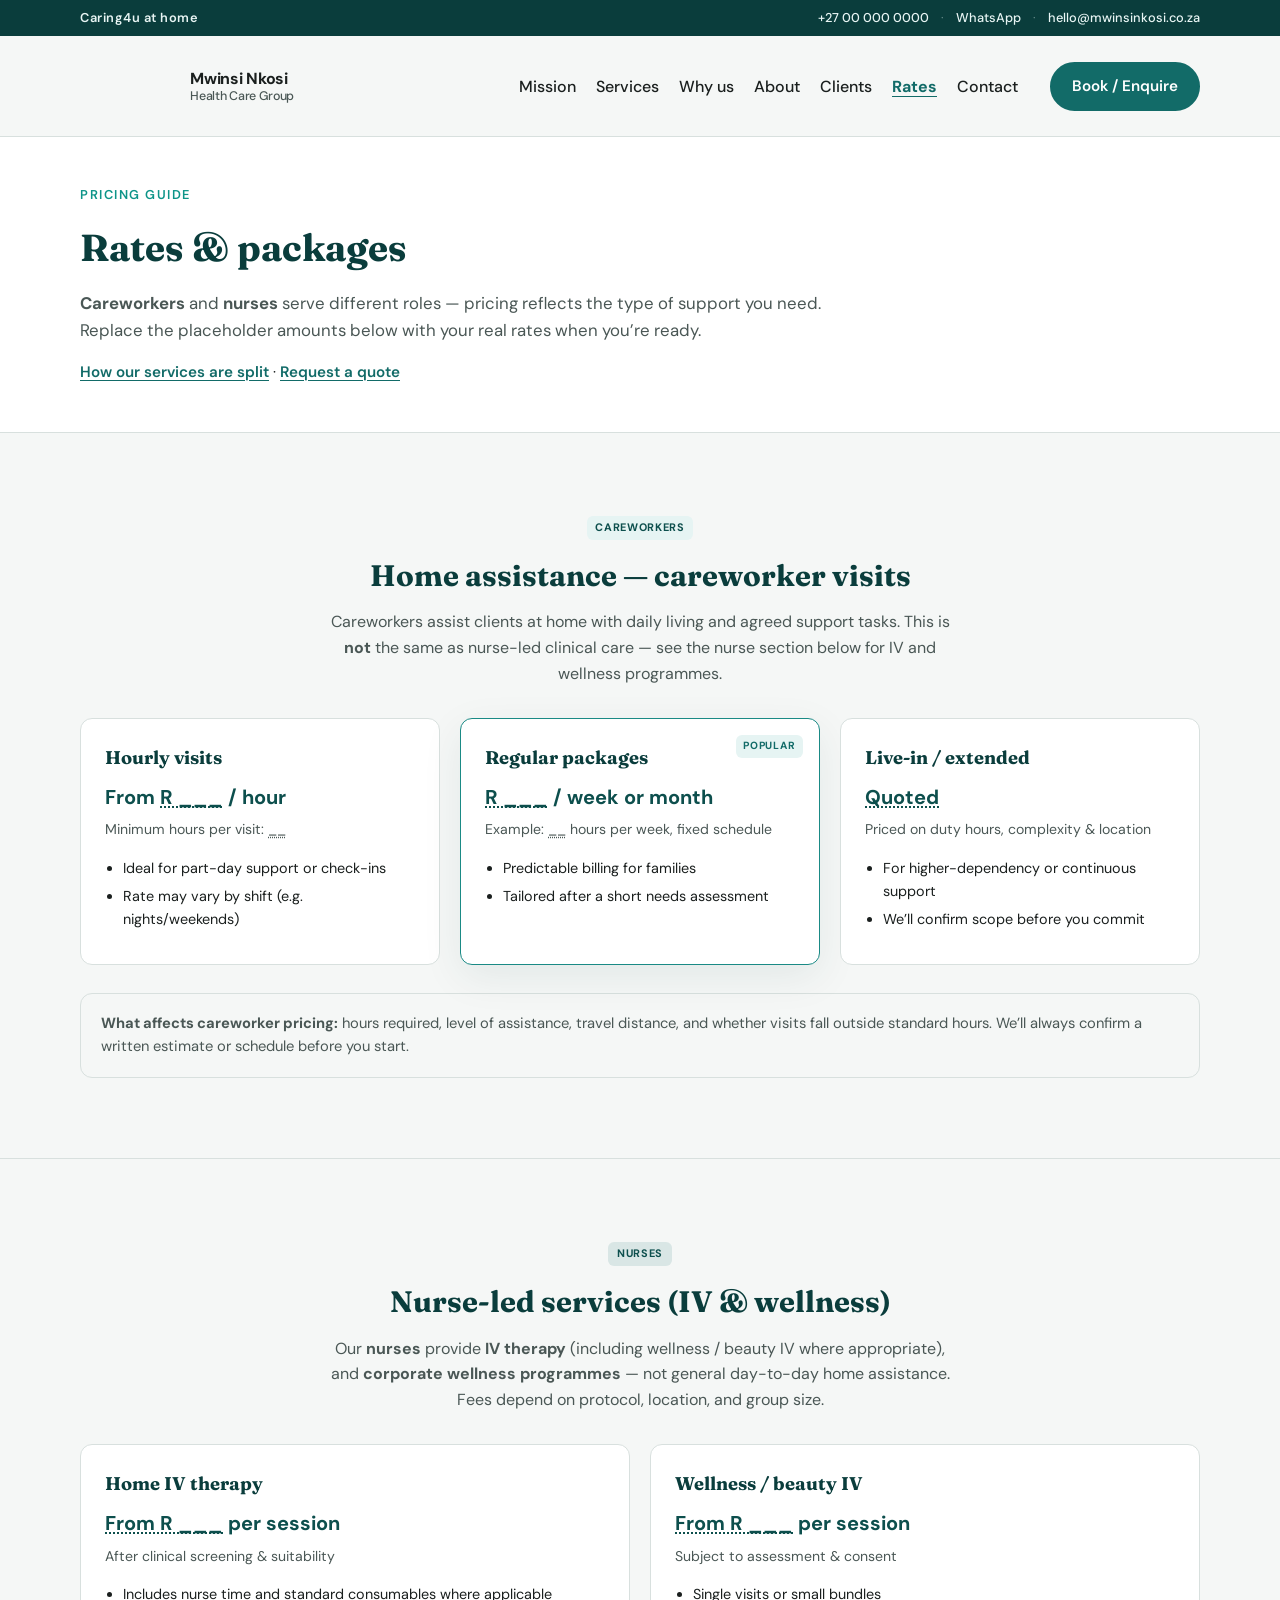
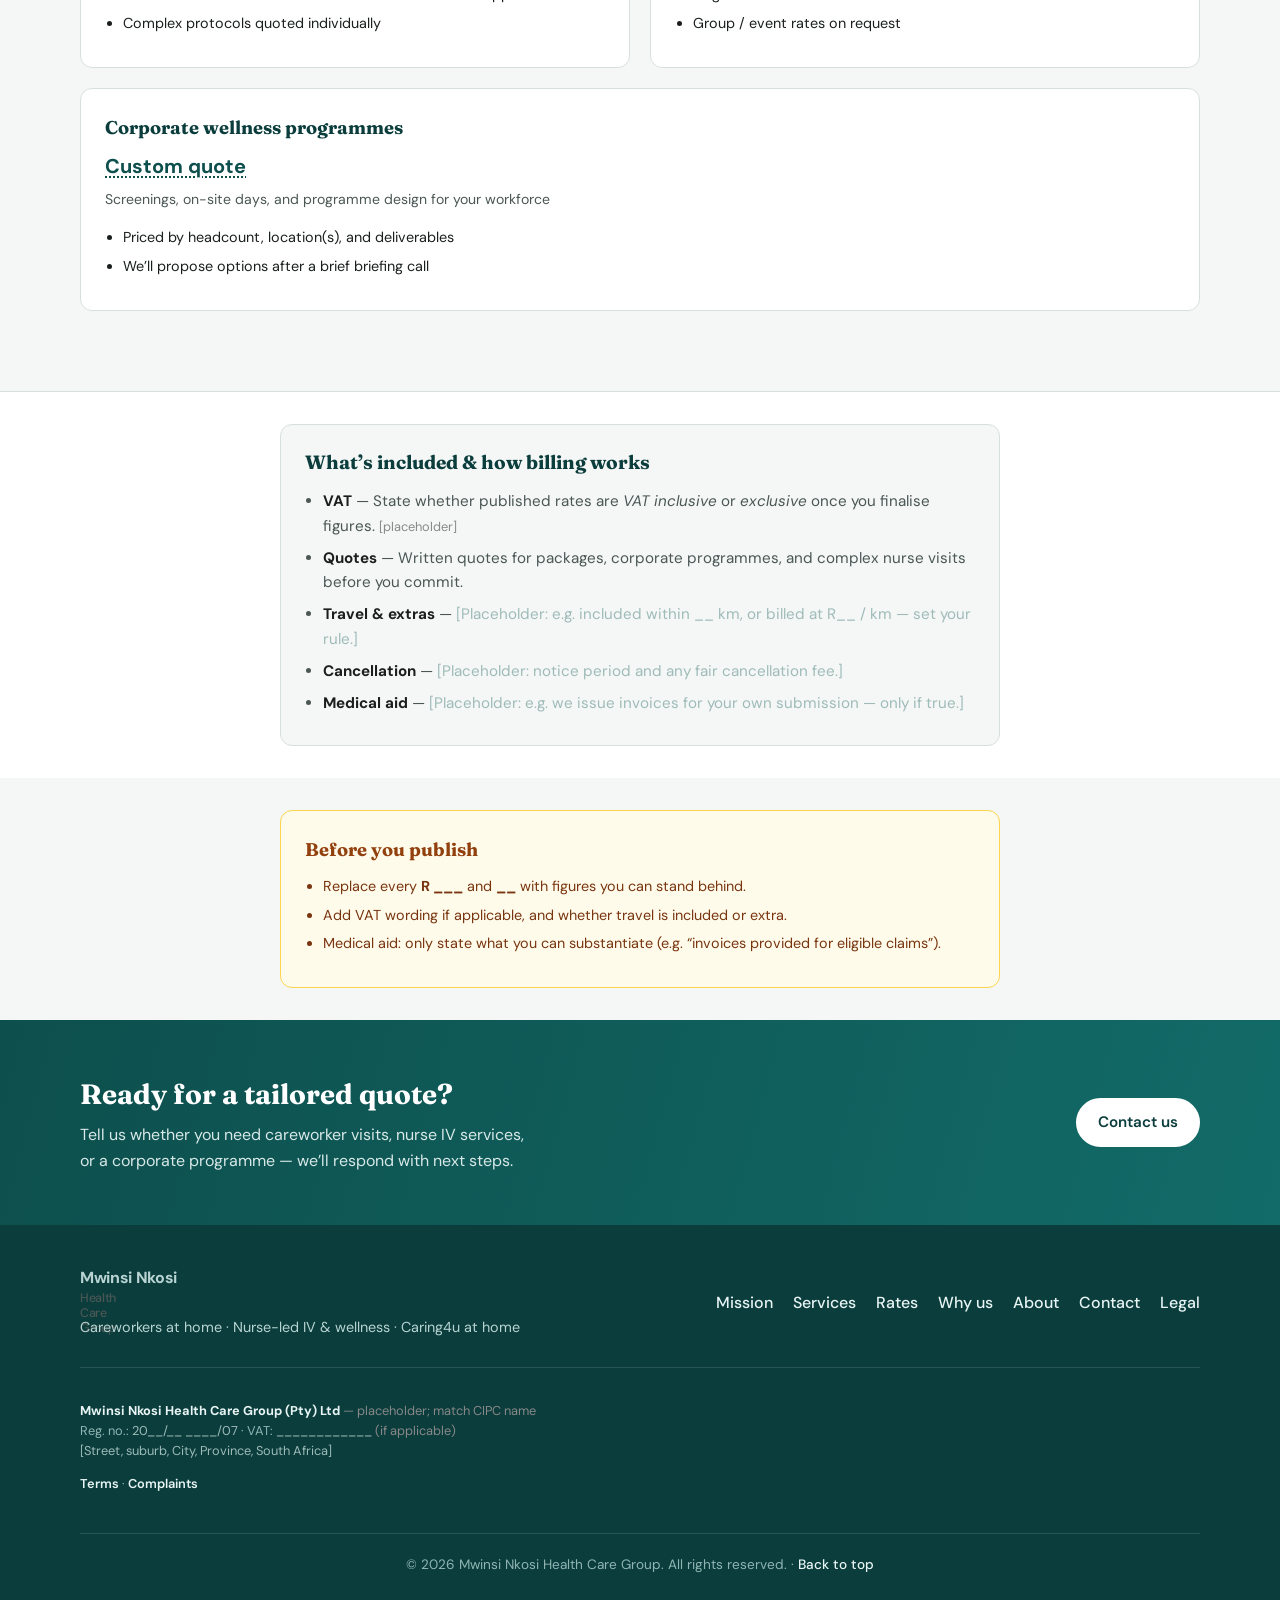
<file: rates.html>
<!DOCTYPE html>
<html lang="en">
<head>
  <meta charset="UTF-8" />
  <meta name="viewport" content="width=device-width, initial-scale=1.0" />
  <meta name="description" content="Rates and packages for Mwinsi Nkosi Health Care Group — careworker home assistance and nurse-led IV &amp; wellness services." />
  <title>Rates &amp; packages | Mwinsi Nkosi Health Care Group</title>
  <link rel="preconnect" href="https://fonts.googleapis.com" />
  <link rel="preconnect" href="https://fonts.gstatic.com" crossorigin />
  <link href="https://fonts.googleapis.com/css2?family=DM+Sans:ital,opsz,wght@0,9..40,400;0,9..40,500;0,9..40,600;0,9..40,700;1,9..40,400&family=Fraunces:ital,opsz,wght@0,9..144,600;0,9..144,700;1,9..144,600&display=swap" rel="stylesheet" />
  <link rel="stylesheet" href="styles.css" />
  <link rel="icon" type="image/png" href="images/favicon.png">
</head>
<body>
  <a class="skip-link" href="#main">Skip to main content</a>

  <div class="topbar">
    <div class="container topbar-inner">
      <span class="topbar-tag">Caring4u at home</span>
      <div class="topbar-contact">
        <a href="tel:+27000000000">+27 00 000 0000</a>
        <span class="topbar-sep" aria-hidden="true">·</span>
        <a href="https://wa.me/27000000000" rel="noopener noreferrer">WhatsApp</a>
        <span class="topbar-sep" aria-hidden="true">·</span>
        <a href="mailto:hello@mwinsinkosi.co.za">hello@mwinsinkosi.co.za</a>
      </div>
    </div>
  </div>

  <header class="site-header" id="top">
    <div class="container header-inner">
      <a href="index.html" class="logo">
        <span class="logo-mark" aria-hidden="true"></span>
        <span class="logo-text">Mwinsi Nkosi <span>Health Care Group</span></span>
      </a>
      <button type="button" class="nav-toggle" aria-expanded="false" aria-controls="site-nav" aria-label="Open menu">
        <span></span><span></span><span></span>
      </button>
      <nav id="site-nav" class="site-nav" aria-label="Primary">
        <ul>
          <li><a href="index.html#mission">Mission</a></li>
          <li><a href="index.html#services">Services</a></li>
          <li><a href="index.html#why">Why us</a></li>
          <li><a href="index.html#about">About</a></li>
          <li><a href="index.html#testimonials">Clients</a></li>
          <li><a href="rates.html" aria-current="page">Rates</a></li>
          <li><a href="index.html#contact">Contact</a></li>
        </ul>
        <a class="btn btn-primary btn-nav" href="index.html#contact">Book / Enquire</a>
      </nav>
    </div>
  </header>

  <main id="main" class="page-main">
    <header class="page-hero">
      <div class="container">
        <p class="eyebrow">Pricing guide</p>
        <h1 class="page-hero__title">Rates &amp; packages</h1>
        <p class="page-hero__lead">
          <strong>Careworkers</strong> and <strong>nurses</strong> serve different roles — pricing reflects the type of support you need. Replace the placeholder amounts below with your real rates when you’re ready.
        </p>
        <p class="page-hero__note">
          <a href="index.html#services">How our services are split</a> · <a href="index.html#contact">Request a quote</a>
        </p>
      </div>
    </header>

    <section class="section rates-section" aria-labelledby="rates-careworkers">
      <div class="container">
        <header class="rates-section__head">
          <p class="card-badge card-badge--care">Careworkers</p>
          <h2 id="rates-careworkers">Home assistance — careworker visits</h2>
          <p class="section-intro rates-section__intro">
            Careworkers assist clients at home with daily living and agreed support tasks. This is <strong>not</strong> the same as nurse-led clinical care — see the nurse section below for IV and wellness programmes.
          </p>
        </header>
        <div class="price-cards">
          <article class="price-card">
            <h3>Hourly visits</h3>
            <p class="price-card__amount">From <span class="price-placeholder">R ___</span> / hour</p>
            <p class="price-card__meta">Minimum hours per visit: <span class="price-placeholder">__</span></p>
            <ul class="card-list">
              <li>Ideal for part-day support or check-ins</li>
              <li>Rate may vary by shift (e.g. nights/weekends)</li>
            </ul>
          </article>
          <article class="price-card price-card--featured">
            <p class="price-card__tag">Popular</p>
            <h3>Regular packages</h3>
            <p class="price-card__amount"><span class="price-placeholder">R ___</span> / week or month</p>
            <p class="price-card__meta">Example: <span class="price-placeholder">__</span> hours per week, fixed schedule</p>
            <ul class="card-list">
              <li>Predictable billing for families</li>
              <li>Tailored after a short needs assessment</li>
            </ul>
          </article>
          <article class="price-card">
            <h3>Live-in / extended</h3>
            <p class="price-card__amount"><span class="price-placeholder">Quoted</span></p>
            <p class="price-card__meta">Priced on duty hours, complexity &amp; location</p>
            <ul class="card-list">
              <li>For higher-dependency or continuous support</li>
              <li>We’ll confirm scope before you commit</li>
            </ul>
          </article>
        </div>
        <div class="rates-footnote">
          <p><strong>What affects careworker pricing:</strong> hours required, level of assistance, travel distance, and whether visits fall outside standard hours. We’ll always confirm a written estimate or schedule before you start.</p>
        </div>
      </div>
    </section>

    <section class="section rates-section rates-section--alt" aria-labelledby="rates-nurses">
      <div class="container">
        <header class="rates-section__head">
          <p class="card-badge card-badge--nurse">Nurses</p>
          <h2 id="rates-nurses">Nurse-led services (IV &amp; wellness)</h2>
          <p class="section-intro rates-section__intro">
            Our <strong>nurses</strong> provide <strong>IV therapy</strong> (including wellness / beauty IV where appropriate), and <strong>corporate wellness programmes</strong> — not general day-to-day home assistance. Fees depend on protocol, location, and group size.
          </p>
        </header>
        <div class="price-cards price-cards--2">
          <article class="price-card">
            <h3>Home IV therapy</h3>
            <p class="price-card__amount"><span class="price-placeholder">From R ___</span> per session</p>
            <p class="price-card__meta">After clinical screening &amp; suitability</p>
            <ul class="card-list">
              <li>Includes nurse time and standard consumables where applicable</li>
              <li>Complex protocols quoted individually</li>
            </ul>
          </article>
          <article class="price-card">
            <h3>Wellness / beauty IV</h3>
            <p class="price-card__amount"><span class="price-placeholder">From R ___</span> per session</p>
            <p class="price-card__meta">Subject to assessment &amp; consent</p>
            <ul class="card-list">
              <li>Single visits or small bundles</li>
              <li>Group / event rates on request</li>
            </ul>
          </article>
          <article class="price-card price-card--wide">
            <h3>Corporate wellness programmes</h3>
            <p class="price-card__amount"><span class="price-placeholder">Custom quote</span></p>
            <p class="price-card__meta">Screenings, on-site days, and programme design for your workforce</p>
            <ul class="card-list">
              <li>Priced by headcount, location(s), and deliverables</li>
              <li>We’ll propose options after a brief briefing call</li>
            </ul>
          </article>
        </div>
      </div>
    </section>

    <section class="section section-billing" aria-labelledby="billing-heading">
      <div class="container">
        <div class="billing-panel">
          <h2 id="billing-heading" class="billing-panel__title">What’s included &amp; how billing works</h2>
          <ul class="billing-list">
            <li><strong>VAT</strong> — State whether published rates are <em>VAT inclusive</em> or <em>exclusive</em> once you finalise figures. <span class="hint">[placeholder]</span></li>
            <li><strong>Quotes</strong> — Written quotes for packages, corporate programmes, and complex nurse visits before you commit.</li>
            <li><strong>Travel &amp; extras</strong> — <span class="placeholder-dim">[Placeholder: e.g. included within __ km, or billed at R__ / km — set your rule.]</span></li>
            <li><strong>Cancellation</strong> — <span class="placeholder-dim">[Placeholder: notice period and any fair cancellation fee.]</span></li>
            <li><strong>Medical aid</strong> — <span class="placeholder-dim">[Placeholder: e.g. we issue invoices for your own submission — only if true.]</span></li>
          </ul>
        </div>
      </div>
    </section>

    <section class="section section-disclaimer">
      <div class="container">
        <div class="disclaimer-box">
          <h2 class="h-disclaimer">Before you publish</h2>
          <ul class="card-list">
            <li>Replace every <strong>R ___</strong> and <strong>__</strong> with figures you can stand behind.</li>
            <li>Add VAT wording if applicable, and whether travel is included or extra.</li>
            <li>Medical aid: only state what you can substantiate (e.g. “invoices provided for eligible claims”).</li>
          </ul>
        </div>
      </div>
    </section>

    <section class="section cta-band">
      <div class="container cta-inner">
        <div>
          <h2>Ready for a tailored quote?</h2>
          <p>Tell us whether you need careworker visits, nurse IV services, or a corporate programme — we’ll respond with next steps.</p>
        </div>
        <a class="btn btn-light" href="index.html#contact">Contact us</a>
      </div>
    </section>
  </main>

  <footer class="site-footer">
    <div class="container footer-inner">
      <div class="footer-brand">
        <a href="index.html" class="footer-home-link"><span class="logo-text footer-logo">Mwinsi Nkosi <span>Health Care Group</span></span></a>
        <p>Careworkers at home · Nurse-led IV &amp; wellness · Caring4u at home</p>
      </div>
      <nav class="footer-nav" aria-label="Footer">
        <a href="index.html#mission">Mission</a>
        <a href="index.html#services">Services</a>
        <a href="rates.html">Rates</a>
        <a href="index.html#why">Why us</a>
        <a href="index.html#about">About</a>
        <a href="index.html#contact">Contact</a>
        <a href="legal.html">Legal</a>
      </nav>
      <div class="footer-company" aria-label="Company details">
        <p>
          <strong>Mwinsi Nkosi Health Care Group (Pty) Ltd</strong> <span class="hint">— placeholder; match CIPC name</span><br />
          <span class="co-line">Reg. no.: <span class="placeholder-dim">20__/__ ____/07</span> · VAT: <span class="placeholder-dim">____________</span> <span class="hint">(if applicable)</span></span><br />
          <span class="co-line placeholder-dim">[Street, suburb, City, Province, South Africa]</span>
        </p>
        <p class="footer-company-links"><a href="legal.html">Terms</a> · <a href="legal.html#complaints">Complaints</a></p>
      </div>
      <p class="copyright">&copy; <span id="year"></span> Mwinsi Nkosi Health Care Group. All rights reserved. · <a class="footer-top" href="#top">Back to top</a></p>
    </div>
  </footer>

  <script src="script.js"></script>
</body>
</html>
</file>
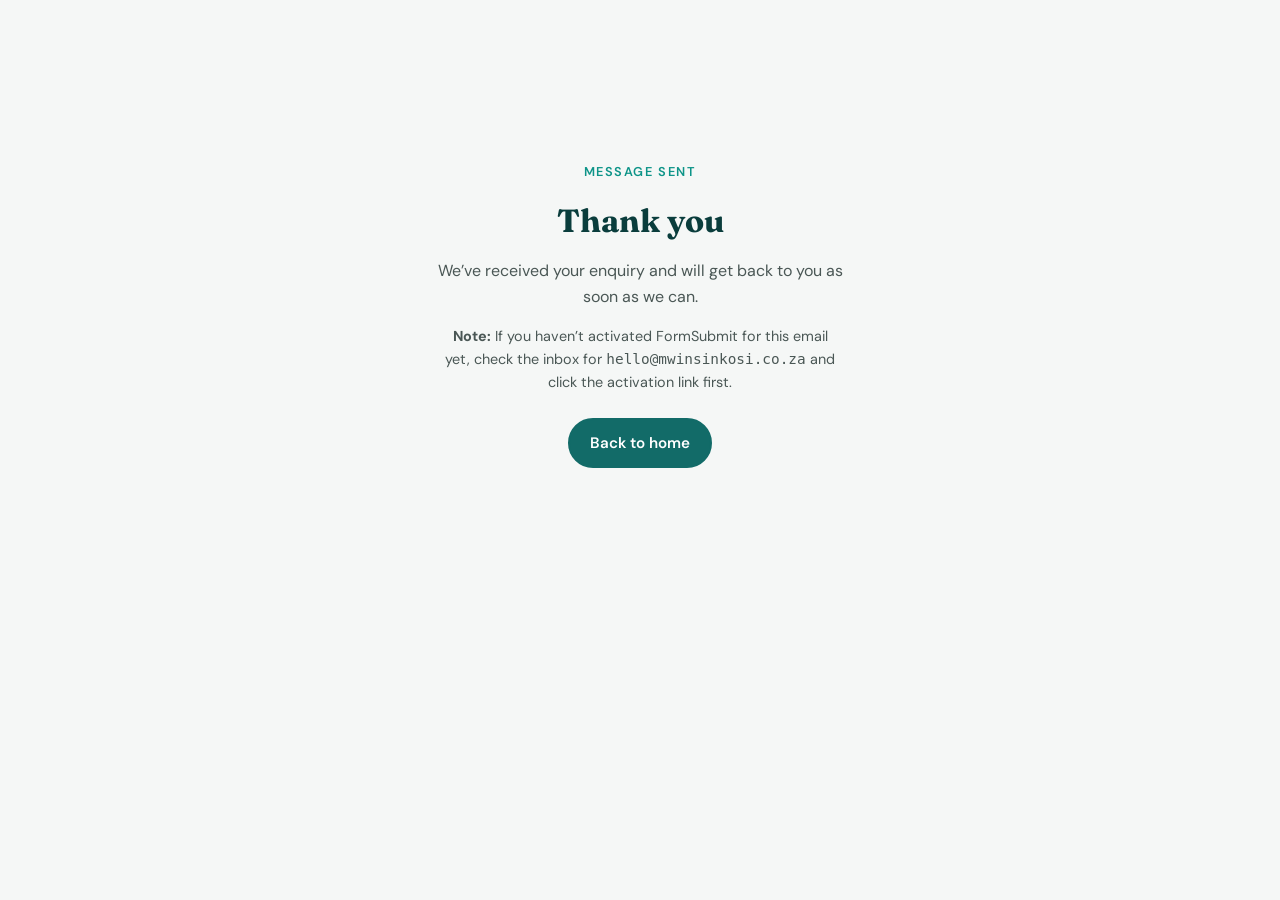
<file: thank-you.html>
<!DOCTYPE html>
<html lang="en">
<head>
  <meta charset="UTF-8" />
  <meta name="viewport" content="width=device-width, initial-scale=1.0" />
  <title>Thank you | Mwinsi Nkosi Health Care Group</title>
  <link rel="preconnect" href="https://fonts.googleapis.com" />
  <link rel="preconnect" href="https://fonts.gstatic.com" crossorigin />
  <link href="https://fonts.googleapis.com/css2?family=DM+Sans:ital,opsz,wght@0,9..40,400;0,9..40,600;0,9..40,700&family=Fraunces:opsz,wght@9..144,600;9..144,700&display=swap" rel="stylesheet" />
  <link rel="stylesheet" href="styles.css" />
  <link rel="icon" type="image/png" href="images/favicon.png">
</head>
<body>
  <main id="main" class="page-main thank-page">
    <div class="container container--narrow thank-page__inner">
      <p class="eyebrow">Message sent</p>
      <h1 class="thank-page__title">Thank you</h1>
      <p class="thank-page__text">We’ve received your enquiry and will get back to you as soon as we can.</p>
      <p class="thank-page__text muted"><strong>Note:</strong> If you haven’t activated FormSubmit for this email yet, check the inbox for <code>hello@mwinsinkosi.co.za</code> and click the activation link first.</p>
      <p class="thank-page__actions"><a class="btn btn-primary" href="index.html">Back to home</a></p>
    </div>
  </main>
  <script src="script.js"></script>
</body>
</html>
</file>
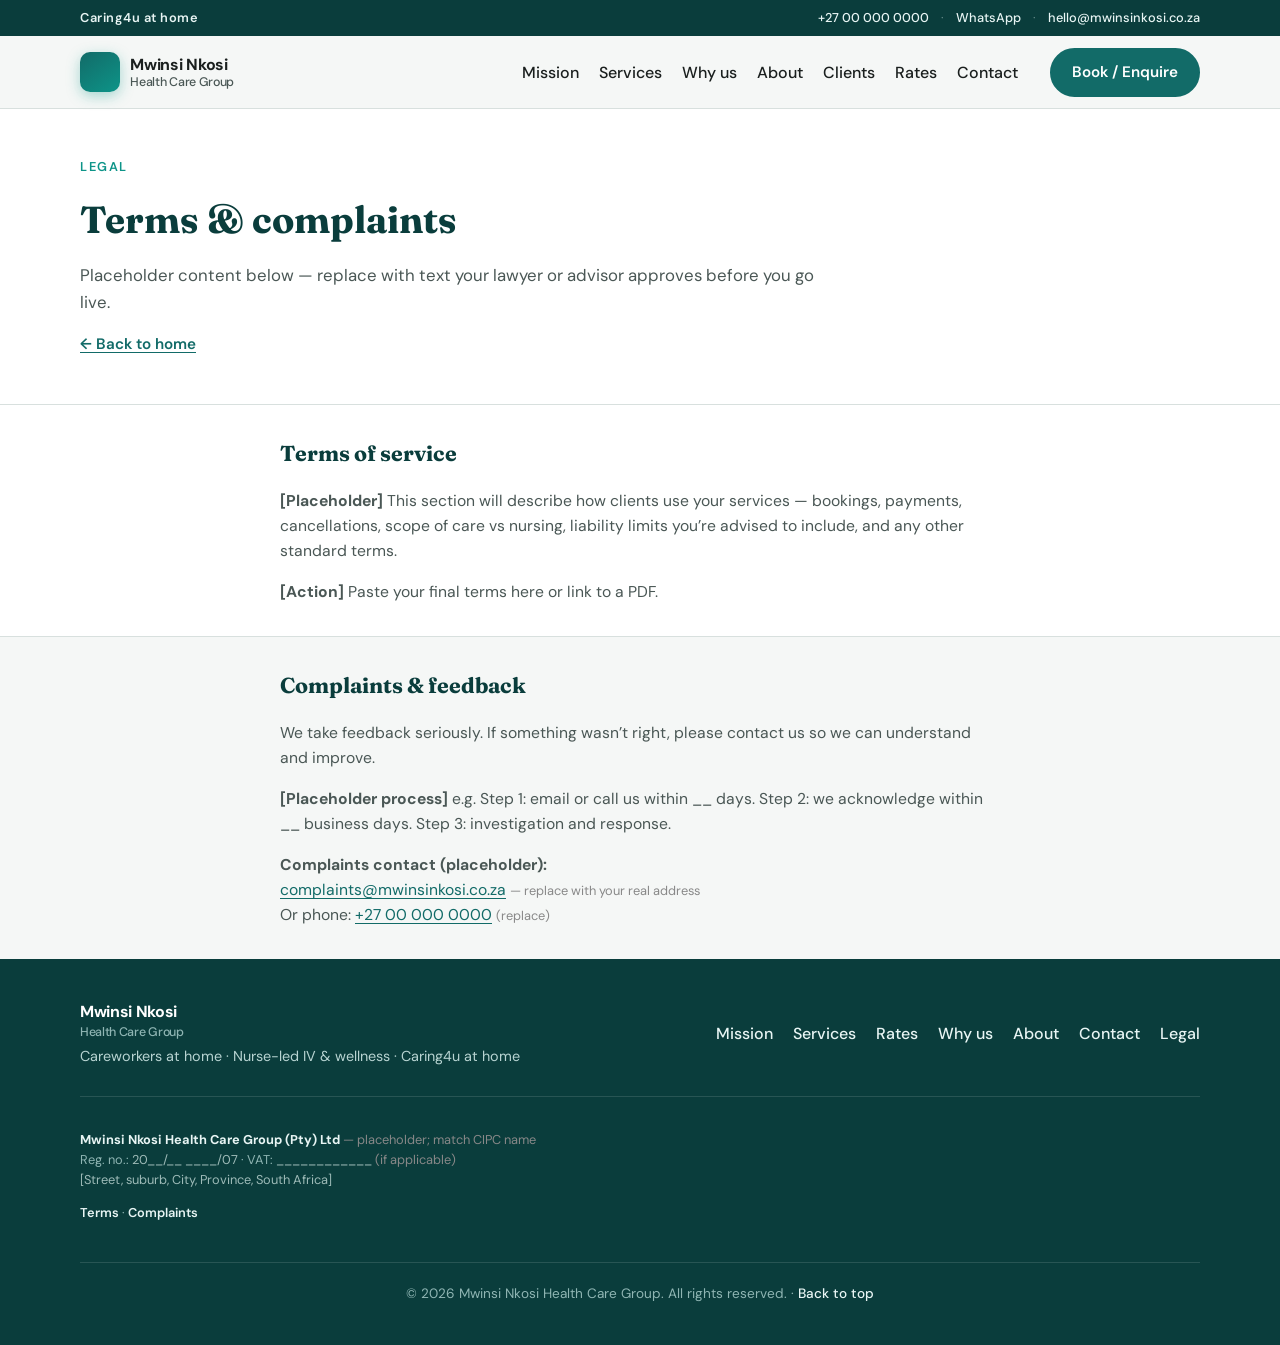
<file: website/legal.html>
<!DOCTYPE html>
<html lang="en">
<head>
  <meta charset="UTF-8" />
  <meta name="viewport" content="width=device-width, initial-scale=1.0" />
  <meta name="description" content="Terms of service and complaints — Mwinsi Nkosi Health Care Group." />
  <title>Legal | Mwinsi Nkosi Health Care Group</title>
  <link rel="preconnect" href="https://fonts.googleapis.com" />
  <link rel="preconnect" href="https://fonts.gstatic.com" crossorigin />
  <link href="https://fonts.googleapis.com/css2?family=DM+Sans:ital,opsz,wght@0,9..40,400;0,9..40,500;0,9..40,600;0,9..40,700;1,9..40,400&family=Fraunces:ital,opsz,wght@0,9..144,600;0,9..144,700;1,9..144,600&display=swap" rel="stylesheet" />
  <link rel="stylesheet" href="styles.css" />
</head>
<body>
  <a class="skip-link" href="#main">Skip to main content</a>

  <div class="topbar">
    <div class="container topbar-inner">
      <span class="topbar-tag">Caring4u at home</span>
      <div class="topbar-contact">
        <a href="tel:+27000000000">+27 00 000 0000</a>
        <span class="topbar-sep" aria-hidden="true">·</span>
        <a href="https://wa.me/27000000000" rel="noopener noreferrer">WhatsApp</a>
        <span class="topbar-sep" aria-hidden="true">·</span>
        <a href="mailto:hello@mwinsinkosi.co.za">hello@mwinsinkosi.co.za</a>
      </div>
    </div>
  </div>

  <header class="site-header" id="top">
    <div class="container header-inner">
      <a href="index.html" class="logo">
        <span class="logo-mark" aria-hidden="true"></span>
        <span class="logo-text">Mwinsi Nkosi <span>Health Care Group</span></span>
      </a>
      <button type="button" class="nav-toggle" aria-expanded="false" aria-controls="site-nav" aria-label="Open menu">
        <span></span><span></span><span></span>
      </button>
      <nav id="site-nav" class="site-nav" aria-label="Primary">
        <ul>
          <li><a href="index.html#mission">Mission</a></li>
          <li><a href="index.html#services">Services</a></li>
          <li><a href="index.html#why">Why us</a></li>
          <li><a href="index.html#about">About</a></li>
          <li><a href="index.html#testimonials">Clients</a></li>
          <li><a href="rates.html">Rates</a></li>
          <li><a href="index.html#contact">Contact</a></li>
        </ul>
        <a class="btn btn-primary btn-nav" href="index.html#contact">Book / Enquire</a>
      </nav>
    </div>
  </header>

  <main id="main" class="page-main">
    <header class="page-hero">
      <div class="container">
        <p class="eyebrow">Legal</p>
        <h1 class="page-hero__title">Terms &amp; complaints</h1>
        <p class="page-hero__lead">Placeholder content below — replace with text your lawyer or advisor approves before you go live.</p>
        <p class="page-hero__note"><a href="index.html">← Back to home</a></p>
      </div>
    </header>

    <section class="section legal-section" aria-labelledby="terms-heading">
      <div class="container container--narrow">
        <h2 id="terms-heading" class="legal-h2">Terms of service</h2>
        <div class="legal-placeholder">
          <p><strong>[Placeholder]</strong> This section will describe how clients use your services — bookings, payments, cancellations, scope of care vs nursing, liability limits you’re advised to include, and any other standard terms.</p>
          <p><strong>[Action]</strong> Paste your final terms here or link to a PDF.</p>
        </div>
      </div>
    </section>

    <section class="section legal-section legal-section--alt" id="complaints" aria-labelledby="complaints-heading">
      <div class="container container--narrow">
        <h2 id="complaints-heading" class="legal-h2">Complaints &amp; feedback</h2>
        <div class="legal-placeholder">
          <p>We take feedback seriously. If something wasn’t right, please contact us so we can understand and improve.</p>
          <p><strong>[Placeholder process]</strong> e.g. Step 1: email or call us within __ days. Step 2: we acknowledge within __ business days. Step 3: investigation and response.</p>
          <p><strong>Complaints contact (placeholder):</strong><br />
            <a href="mailto:complaints@mwinsinkosi.co.za">complaints@mwinsinkosi.co.za</a> <span class="hint">— replace with your real address</span><br />
            Or phone: <a href="tel:+27000000000">+27 00 000 0000</a> <span class="hint">(replace)</span>
          </p>
        </div>
      </div>
    </section>
  </main>

  <footer class="site-footer">
    <div class="container footer-inner">
      <div class="footer-brand">
        <a href="index.html" class="footer-home-link"><span class="logo-text footer-logo">Mwinsi Nkosi <span>Health Care Group</span></span></a>
        <p>Careworkers at home · Nurse-led IV &amp; wellness · Caring4u at home</p>
      </div>
      <nav class="footer-nav" aria-label="Footer">
        <a href="index.html#mission">Mission</a>
        <a href="index.html#services">Services</a>
        <a href="rates.html">Rates</a>
        <a href="index.html#why">Why us</a>
        <a href="index.html#about">About</a>
        <a href="index.html#contact">Contact</a>
        <a href="legal.html">Legal</a>
      </nav>
      <div class="footer-company" aria-label="Company details">
        <p>
          <strong>Mwinsi Nkosi Health Care Group (Pty) Ltd</strong> <span class="hint">— placeholder; match CIPC name</span><br />
          <span class="co-line">Reg. no.: <span class="placeholder-dim">20__/__ ____/07</span> · VAT: <span class="placeholder-dim">____________</span> <span class="hint">(if applicable)</span></span><br />
          <span class="co-line placeholder-dim">[Street, suburb, City, Province, South Africa]</span>
        </p>
        <p class="footer-company-links"><a href="legal.html">Terms</a> · <a href="legal.html#complaints">Complaints</a></p>
      </div>
      <p class="copyright">&copy; <span id="year"></span> Mwinsi Nkosi Health Care Group. All rights reserved. · <a class="footer-top" href="#top">Back to top</a></p>
    </div>
  </footer>

  <script src="script.js"></script>
</body>
</html>
</file>
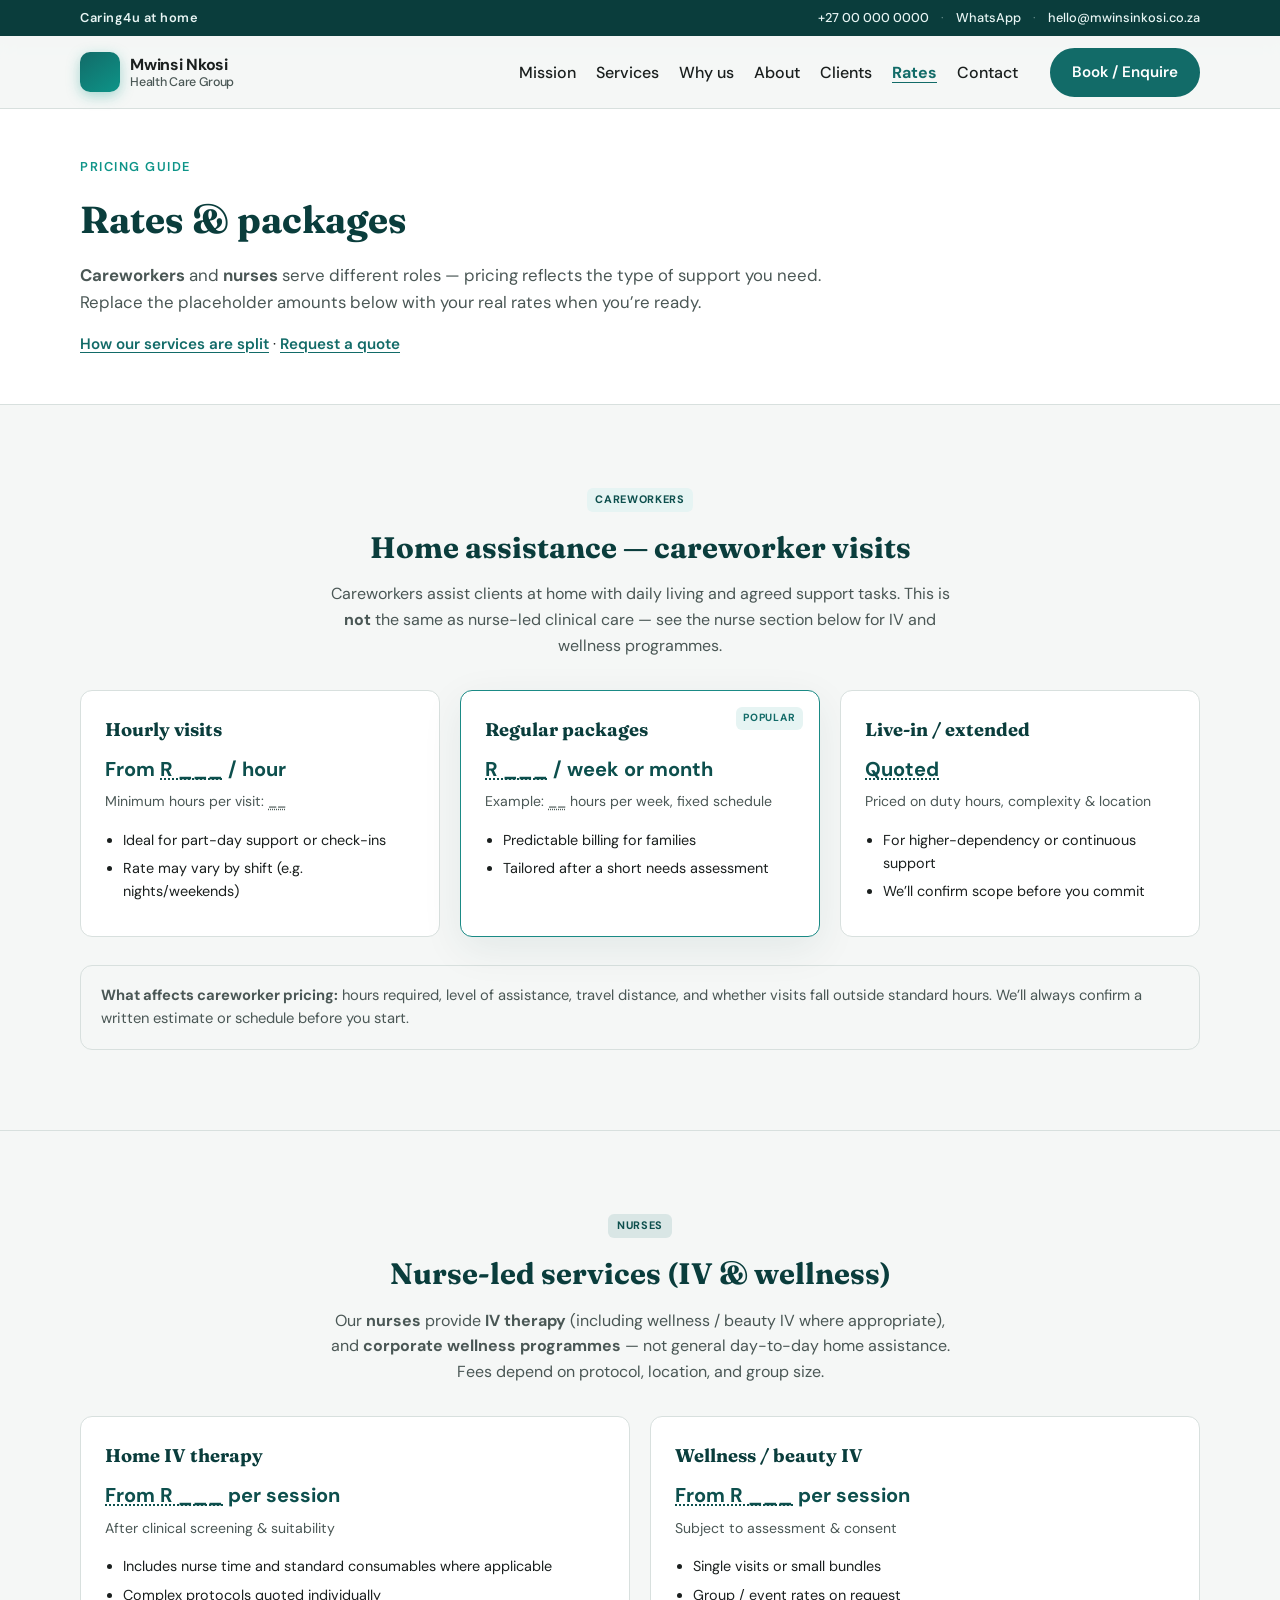
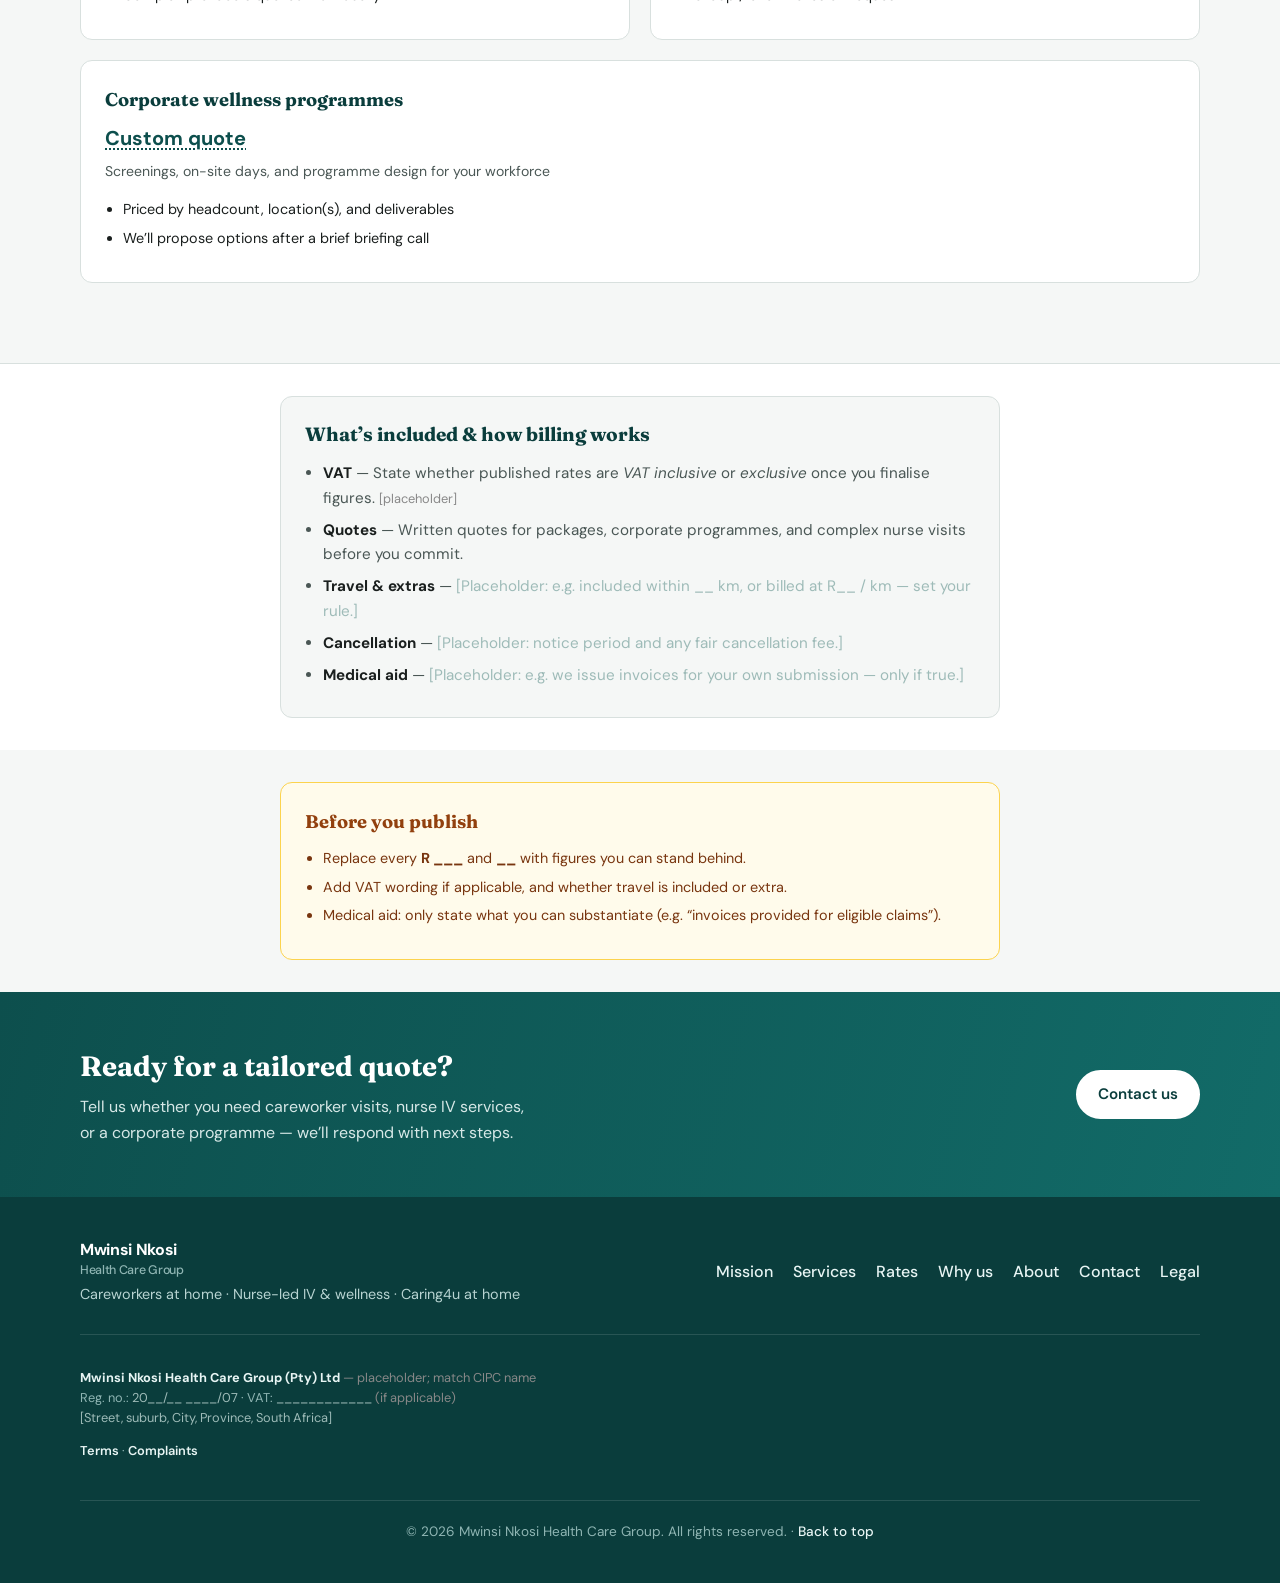
<file: website/rates.html>
<!DOCTYPE html>
<html lang="en">
<head>
  <meta charset="UTF-8" />
  <meta name="viewport" content="width=device-width, initial-scale=1.0" />
  <meta name="description" content="Rates and packages for Mwinsi Nkosi Health Care Group — careworker home assistance and nurse-led IV &amp; wellness services." />
  <title>Rates &amp; packages | Mwinsi Nkosi Health Care Group</title>
  <link rel="preconnect" href="https://fonts.googleapis.com" />
  <link rel="preconnect" href="https://fonts.gstatic.com" crossorigin />
  <link href="https://fonts.googleapis.com/css2?family=DM+Sans:ital,opsz,wght@0,9..40,400;0,9..40,500;0,9..40,600;0,9..40,700;1,9..40,400&family=Fraunces:ital,opsz,wght@0,9..144,600;0,9..144,700;1,9..144,600&display=swap" rel="stylesheet" />
  <link rel="stylesheet" href="styles.css" />
</head>
<body>
  <a class="skip-link" href="#main">Skip to main content</a>

  <div class="topbar">
    <div class="container topbar-inner">
      <span class="topbar-tag">Caring4u at home</span>
      <div class="topbar-contact">
        <a href="tel:+27000000000">+27 00 000 0000</a>
        <span class="topbar-sep" aria-hidden="true">·</span>
        <a href="https://wa.me/27000000000" rel="noopener noreferrer">WhatsApp</a>
        <span class="topbar-sep" aria-hidden="true">·</span>
        <a href="mailto:hello@mwinsinkosi.co.za">hello@mwinsinkosi.co.za</a>
      </div>
    </div>
  </div>

  <header class="site-header" id="top">
    <div class="container header-inner">
      <a href="index.html" class="logo">
        <span class="logo-mark" aria-hidden="true"></span>
        <span class="logo-text">Mwinsi Nkosi <span>Health Care Group</span></span>
      </a>
      <button type="button" class="nav-toggle" aria-expanded="false" aria-controls="site-nav" aria-label="Open menu">
        <span></span><span></span><span></span>
      </button>
      <nav id="site-nav" class="site-nav" aria-label="Primary">
        <ul>
          <li><a href="index.html#mission">Mission</a></li>
          <li><a href="index.html#services">Services</a></li>
          <li><a href="index.html#why">Why us</a></li>
          <li><a href="index.html#about">About</a></li>
          <li><a href="index.html#testimonials">Clients</a></li>
          <li><a href="rates.html" aria-current="page">Rates</a></li>
          <li><a href="index.html#contact">Contact</a></li>
        </ul>
        <a class="btn btn-primary btn-nav" href="index.html#contact">Book / Enquire</a>
      </nav>
    </div>
  </header>

  <main id="main" class="page-main">
    <header class="page-hero">
      <div class="container">
        <p class="eyebrow">Pricing guide</p>
        <h1 class="page-hero__title">Rates &amp; packages</h1>
        <p class="page-hero__lead">
          <strong>Careworkers</strong> and <strong>nurses</strong> serve different roles — pricing reflects the type of support you need. Replace the placeholder amounts below with your real rates when you’re ready.
        </p>
        <p class="page-hero__note">
          <a href="index.html#services">How our services are split</a> · <a href="index.html#contact">Request a quote</a>
        </p>
      </div>
    </header>

    <section class="section rates-section" aria-labelledby="rates-careworkers">
      <div class="container">
        <header class="rates-section__head">
          <p class="card-badge card-badge--care">Careworkers</p>
          <h2 id="rates-careworkers">Home assistance — careworker visits</h2>
          <p class="section-intro rates-section__intro">
            Careworkers assist clients at home with daily living and agreed support tasks. This is <strong>not</strong> the same as nurse-led clinical care — see the nurse section below for IV and wellness programmes.
          </p>
        </header>
        <div class="price-cards">
          <article class="price-card">
            <h3>Hourly visits</h3>
            <p class="price-card__amount">From <span class="price-placeholder">R ___</span> / hour</p>
            <p class="price-card__meta">Minimum hours per visit: <span class="price-placeholder">__</span></p>
            <ul class="card-list">
              <li>Ideal for part-day support or check-ins</li>
              <li>Rate may vary by shift (e.g. nights/weekends)</li>
            </ul>
          </article>
          <article class="price-card price-card--featured">
            <p class="price-card__tag">Popular</p>
            <h3>Regular packages</h3>
            <p class="price-card__amount"><span class="price-placeholder">R ___</span> / week or month</p>
            <p class="price-card__meta">Example: <span class="price-placeholder">__</span> hours per week, fixed schedule</p>
            <ul class="card-list">
              <li>Predictable billing for families</li>
              <li>Tailored after a short needs assessment</li>
            </ul>
          </article>
          <article class="price-card">
            <h3>Live-in / extended</h3>
            <p class="price-card__amount"><span class="price-placeholder">Quoted</span></p>
            <p class="price-card__meta">Priced on duty hours, complexity &amp; location</p>
            <ul class="card-list">
              <li>For higher-dependency or continuous support</li>
              <li>We’ll confirm scope before you commit</li>
            </ul>
          </article>
        </div>
        <div class="rates-footnote">
          <p><strong>What affects careworker pricing:</strong> hours required, level of assistance, travel distance, and whether visits fall outside standard hours. We’ll always confirm a written estimate or schedule before you start.</p>
        </div>
      </div>
    </section>

    <section class="section rates-section rates-section--alt" aria-labelledby="rates-nurses">
      <div class="container">
        <header class="rates-section__head">
          <p class="card-badge card-badge--nurse">Nurses</p>
          <h2 id="rates-nurses">Nurse-led services (IV &amp; wellness)</h2>
          <p class="section-intro rates-section__intro">
            Our <strong>nurses</strong> provide <strong>IV therapy</strong> (including wellness / beauty IV where appropriate), and <strong>corporate wellness programmes</strong> — not general day-to-day home assistance. Fees depend on protocol, location, and group size.
          </p>
        </header>
        <div class="price-cards price-cards--2">
          <article class="price-card">
            <h3>Home IV therapy</h3>
            <p class="price-card__amount"><span class="price-placeholder">From R ___</span> per session</p>
            <p class="price-card__meta">After clinical screening &amp; suitability</p>
            <ul class="card-list">
              <li>Includes nurse time and standard consumables where applicable</li>
              <li>Complex protocols quoted individually</li>
            </ul>
          </article>
          <article class="price-card">
            <h3>Wellness / beauty IV</h3>
            <p class="price-card__amount"><span class="price-placeholder">From R ___</span> per session</p>
            <p class="price-card__meta">Subject to assessment &amp; consent</p>
            <ul class="card-list">
              <li>Single visits or small bundles</li>
              <li>Group / event rates on request</li>
            </ul>
          </article>
          <article class="price-card price-card--wide">
            <h3>Corporate wellness programmes</h3>
            <p class="price-card__amount"><span class="price-placeholder">Custom quote</span></p>
            <p class="price-card__meta">Screenings, on-site days, and programme design for your workforce</p>
            <ul class="card-list">
              <li>Priced by headcount, location(s), and deliverables</li>
              <li>We’ll propose options after a brief briefing call</li>
            </ul>
          </article>
        </div>
      </div>
    </section>

    <section class="section section-billing" aria-labelledby="billing-heading">
      <div class="container">
        <div class="billing-panel">
          <h2 id="billing-heading" class="billing-panel__title">What’s included &amp; how billing works</h2>
          <ul class="billing-list">
            <li><strong>VAT</strong> — State whether published rates are <em>VAT inclusive</em> or <em>exclusive</em> once you finalise figures. <span class="hint">[placeholder]</span></li>
            <li><strong>Quotes</strong> — Written quotes for packages, corporate programmes, and complex nurse visits before you commit.</li>
            <li><strong>Travel &amp; extras</strong> — <span class="placeholder-dim">[Placeholder: e.g. included within __ km, or billed at R__ / km — set your rule.]</span></li>
            <li><strong>Cancellation</strong> — <span class="placeholder-dim">[Placeholder: notice period and any fair cancellation fee.]</span></li>
            <li><strong>Medical aid</strong> — <span class="placeholder-dim">[Placeholder: e.g. we issue invoices for your own submission — only if true.]</span></li>
          </ul>
        </div>
      </div>
    </section>

    <section class="section section-disclaimer">
      <div class="container">
        <div class="disclaimer-box">
          <h2 class="h-disclaimer">Before you publish</h2>
          <ul class="card-list">
            <li>Replace every <strong>R ___</strong> and <strong>__</strong> with figures you can stand behind.</li>
            <li>Add VAT wording if applicable, and whether travel is included or extra.</li>
            <li>Medical aid: only state what you can substantiate (e.g. “invoices provided for eligible claims”).</li>
          </ul>
        </div>
      </div>
    </section>

    <section class="section cta-band">
      <div class="container cta-inner">
        <div>
          <h2>Ready for a tailored quote?</h2>
          <p>Tell us whether you need careworker visits, nurse IV services, or a corporate programme — we’ll respond with next steps.</p>
        </div>
        <a class="btn btn-light" href="index.html#contact">Contact us</a>
      </div>
    </section>
  </main>

  <footer class="site-footer">
    <div class="container footer-inner">
      <div class="footer-brand">
        <a href="index.html" class="footer-home-link"><span class="logo-text footer-logo">Mwinsi Nkosi <span>Health Care Group</span></span></a>
        <p>Careworkers at home · Nurse-led IV &amp; wellness · Caring4u at home</p>
      </div>
      <nav class="footer-nav" aria-label="Footer">
        <a href="index.html#mission">Mission</a>
        <a href="index.html#services">Services</a>
        <a href="rates.html">Rates</a>
        <a href="index.html#why">Why us</a>
        <a href="index.html#about">About</a>
        <a href="index.html#contact">Contact</a>
        <a href="legal.html">Legal</a>
      </nav>
      <div class="footer-company" aria-label="Company details">
        <p>
          <strong>Mwinsi Nkosi Health Care Group (Pty) Ltd</strong> <span class="hint">— placeholder; match CIPC name</span><br />
          <span class="co-line">Reg. no.: <span class="placeholder-dim">20__/__ ____/07</span> · VAT: <span class="placeholder-dim">____________</span> <span class="hint">(if applicable)</span></span><br />
          <span class="co-line placeholder-dim">[Street, suburb, City, Province, South Africa]</span>
        </p>
        <p class="footer-company-links"><a href="legal.html">Terms</a> · <a href="legal.html#complaints">Complaints</a></p>
      </div>
      <p class="copyright">&copy; <span id="year"></span> Mwinsi Nkosi Health Care Group. All rights reserved. · <a class="footer-top" href="#top">Back to top</a></p>
    </div>
  </footer>

  <script src="script.js"></script>
</body>
</html>
</file>
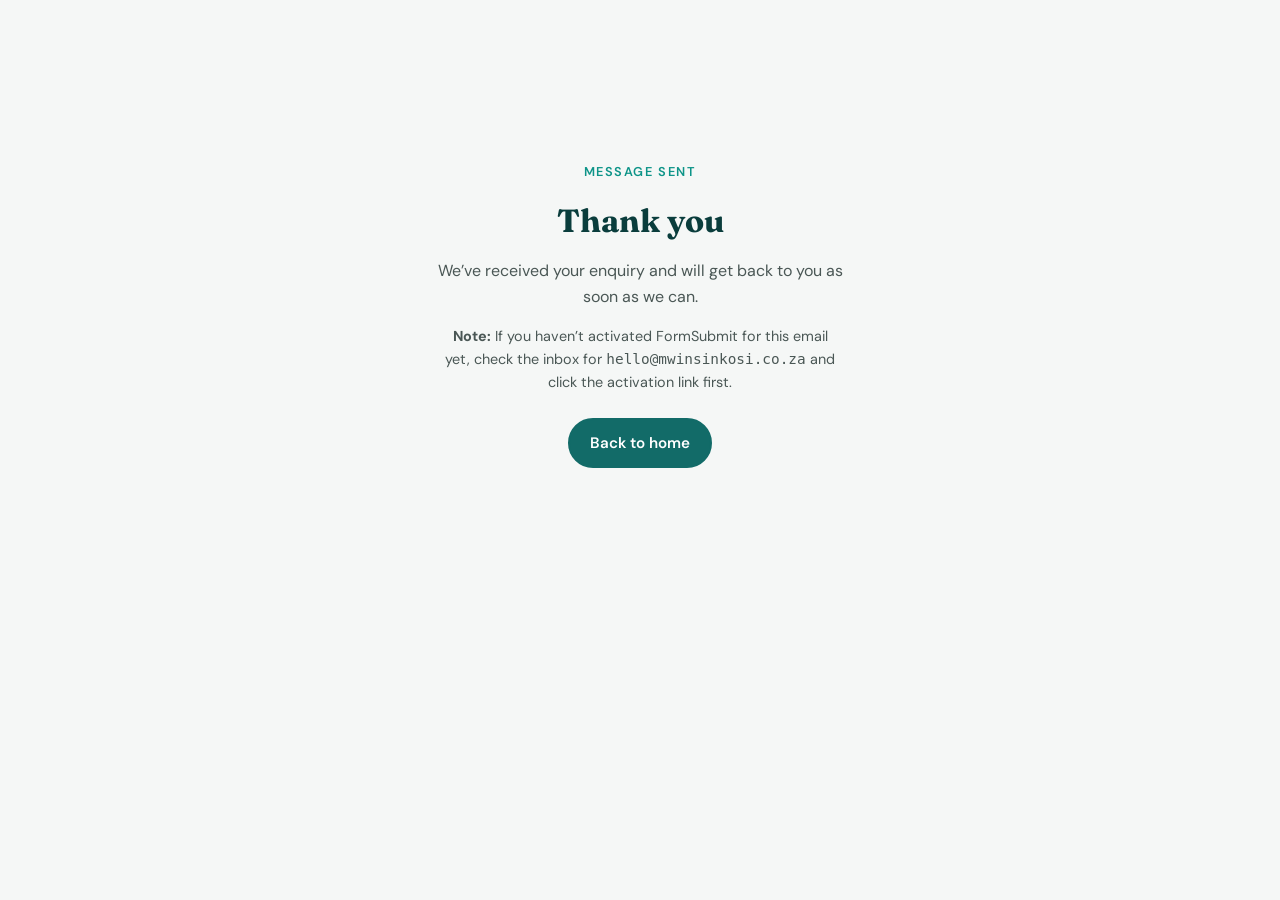
<file: website/thank-you.html>
<!DOCTYPE html>
<html lang="en">
<head>
  <meta charset="UTF-8" />
  <meta name="viewport" content="width=device-width, initial-scale=1.0" />
  <title>Thank you | Mwinsi Nkosi Health Care Group</title>
  <link rel="preconnect" href="https://fonts.googleapis.com" />
  <link rel="preconnect" href="https://fonts.gstatic.com" crossorigin />
  <link href="https://fonts.googleapis.com/css2?family=DM+Sans:ital,opsz,wght@0,9..40,400;0,9..40,600;0,9..40,700&family=Fraunces:opsz,wght@9..144,600;9..144,700&display=swap" rel="stylesheet" />
  <link rel="stylesheet" href="styles.css" />
</head>
<body>
  <main id="main" class="page-main thank-page">
    <div class="container container--narrow thank-page__inner">
      <p class="eyebrow">Message sent</p>
      <h1 class="thank-page__title">Thank you</h1>
      <p class="thank-page__text">We’ve received your enquiry and will get back to you as soon as we can.</p>
      <p class="thank-page__text muted"><strong>Note:</strong> If you haven’t activated FormSubmit for this email yet, check the inbox for <code>hello@mwinsinkosi.co.za</code> and click the activation link first.</p>
      <p class="thank-page__actions"><a class="btn btn-primary" href="index.html">Back to home</a></p>
    </div>
  </main>
  <script src="script.js"></script>
</body>
</html>
</file>
<file: styles.css>
/* Mwinsi Nkosi Health Care Group — static site
   Healthcare-inspired palette; adjust --brand-* to match your Figma export */

:root {
  --brand-900: #0a3d3c;
  --brand-800: #0d4f4d;
  --brand-700: #126b68;
  --brand-600: #1a8a85;
  --brand-100: #e6f4f3;
  --accent: #2dd4bf;
  --accent-dark: #0d9488;
  --surface: #f5f7f6;
  --surface-card: #ffffff;
  --text: #1a1f1e;
  --text-muted: #4a5755;
  --border: #d8e0de;
  --shadow: 0 12px 40px rgba(10, 61, 60, 0.08);
  --radius: 12px;
  --radius-lg: 20px;
  --font-sans: "DM Sans", system-ui, sans-serif;
  --font-display: "Fraunces", Georgia, serif;
  --container: 1120px;
  --header-h: 72px;
}

*,
*::before,
*::after {
  box-sizing: border-box;
}

html {
  scroll-behavior: smooth;
}

body {
  margin: 0;
  font-family: var(--font-sans);
  font-size: 1rem;
  line-height: 1.6;
  color: var(--text);
  background: var(--surface);
}

img {
  max-width: 100%;
  height: auto;
  display: block;
}

a {
  color: var(--brand-700);
  text-decoration-thickness: 1px;
  text-underline-offset: 3px;
}

a:hover {
  color: var(--brand-600);
}

.container {
  width: min(100% - 2rem, var(--container));
  margin-inline: auto;
}

.skip-link {
  position: absolute;
  left: -9999px;
  top: 0;
  z-index: 100;
  padding: 0.75rem 1rem;
  background: var(--brand-900);
  color: #fff;
}

.skip-link:focus {
  left: 1rem;
  top: 1rem;
}

/* Top bar */
.topbar {
  background: var(--brand-900);
  color: #b8d4d2;
  font-size: 0.8rem;
  padding: 0.5rem 0;
}

.topbar-inner {
  display: flex;
  flex-wrap: wrap;
  align-items: center;
  justify-content: space-between;
  gap: 0.5rem 1rem;
}

.topbar-tag {
  font-weight: 600;
  letter-spacing: 0.04em;
  color: #e8f5f4;
}

.topbar-contact {
  display: flex;
  flex-wrap: wrap;
  align-items: center;
  gap: 0.35rem 0.75rem;
}

.topbar-contact a {
  color: #e8f5f4;
  text-decoration: none;
  font-weight: 500;
}

.topbar-contact a:hover {
  color: #fff;
  text-decoration: underline;
}

.topbar-sep {
  opacity: 0.5;
}

/* Header */
.site-header {
  position: sticky;
  top: 0;
  z-index: 50;
  background: rgba(245, 247, 246, 0.92);
  backdrop-filter: blur(10px);
  border-bottom: 1px solid var(--border);
}

.header-inner {
  display: flex;
  align-items: center;
  justify-content: space-between;
  min-height: var(--header-h);
  gap: 1rem;
}

.logo {
  display: flex;
  align-items: center;
  gap: 0.65rem;
  text-decoration: none;
  color: inherit;
}

.logo-mark {
  width: 100px;
  height: 100px;
}

.logo-text {
  font-weight: 700;
  font-size: 1rem;
  line-height: 1.2;
  letter-spacing: -0.02em;
}

.logo-text span {
  display: block;
  font-weight: 500;
  font-size: 0.78rem;
  color: var(--text-muted);
}

.nav-toggle {
  display: none;
  flex-direction: column;
  justify-content: center;
  gap: 5px;
  width: 44px;
  height: 44px;
  padding: 0;
  border: 0;
  background: transparent;
  cursor: pointer;
}

.nav-toggle span {
  display: block;
  height: 2px;
  width: 22px;
  background: var(--brand-900);
  margin-inline: auto;
}

.site-nav {
  display: flex;
  align-items: center;
  gap: 2rem;
}

.site-nav ul {
  list-style: none;
  margin: 0;
  padding: 0;
  display: flex;
  flex-wrap: wrap;
  gap: 0.5rem 1.25rem;
  justify-content: flex-end;
}

.site-nav a:not(.btn) {
  text-decoration: none;
  font-weight: 500;
  color: var(--text);
}

.site-nav a:not(.btn):hover {
  color: var(--brand-700);
}

.site-nav a[aria-current="page"] {
  color: var(--brand-700);
  font-weight: 700;
  text-decoration: underline;
  text-underline-offset: 4px;
}

.btn-nav {
  flex-shrink: 0;
}

/* Buttons */
.btn {
  display: inline-flex;
  align-items: center;
  justify-content: center;
  gap: 0.5rem;
  padding: 0.65rem 1.25rem;
  font-family: inherit;
  font-size: 0.95rem;
  font-weight: 600;
  border-radius: 999px;
  border: 2px solid transparent;
  cursor: pointer;
  text-decoration: none;
  transition: background 0.2s, color 0.2s, border-color 0.2s, transform 0.15s;
}

.btn:active {
  transform: scale(0.98);
}

.btn-primary {
  background: var(--brand-700);
  color: #fff;
  border-color: var(--brand-700);
}

.btn-primary:hover {
  background: var(--brand-800);
  border-color: var(--brand-800);
  color: #fff;
}

.btn-ghost {
  background: transparent;
  color: var(--brand-800);
  border-color: var(--border);
}

.btn-ghost:hover {
  border-color: var(--brand-600);
  color: var(--brand-700);
}

.btn-light {
  background: #fff;
  color: var(--brand-900);
  border-color: #fff;
}

.btn-light:hover {
  background: var(--brand-100);
  border-color: var(--brand-100);
  color: var(--brand-900);
}

.btn-block {
  width: 100%;
}

.btn-ghost--on-dark {
  color: #e8f5f4;
  border-color: rgba(255, 255, 255, 0.45);
}

.btn-ghost--on-dark:hover {
  color: #fff;
  border-color: #fff;
  background: rgba(255, 255, 255, 0.08);
}

/* Hero */
.hero {
  padding: clamp(2.5rem, 6vw, 4.5rem) 0 clamp(3rem, 8vw, 5rem);
  background:
    radial-gradient(ellipse 80% 60% at 100% 0%, rgba(45, 212, 191, 0.18), transparent 55%),
    radial-gradient(ellipse 60% 50% at 0% 100%, rgba(18, 107, 104, 0.12), transparent 50%),
    var(--surface);
}

.hero-grid {
  display: grid;
  grid-template-columns: 1fr 1fr;
  gap: clamp(2rem, 5vw, 3.5rem);
  align-items: start;
}

.eyebrow {
  font-size: 0.8rem;
  font-weight: 600;
  text-transform: uppercase;
  letter-spacing: 0.12em;
  color: var(--accent-dark);
  margin: 0 0 0.75rem;
}

.hero h1 {
  font-family: var(--font-display);
  font-size: clamp(2rem, 4.2vw, 2.85rem);
  font-weight: 700;
  line-height: 1.15;
  letter-spacing: -0.02em;
  margin: 0 0 1rem;
  color: var(--brand-900);
}

.hero h1 em {
  font-style: italic;
  color: var(--brand-700);
}

.lead {
  font-size: 1.1rem;
  color: var(--text-muted);
  margin: 0 0 1.5rem;
  max-width: 36ch;
}

.hero-actions {
  display: flex;
  flex-wrap: wrap;
  gap: 0.75rem;
  margin-bottom: 1.75rem;
}

.hero-trust {
  list-style: none;
  margin: 0;
  padding: 0;
  display: flex;
  flex-wrap: wrap;
  gap: 0.5rem 1.25rem;
  font-size: 0.9rem;
  color: var(--text-muted);
}

.hero-trust li {
  position: relative;
  padding-left: 1.1rem;
}

.hero-trust li::before {
  content: "";
  position: absolute;
  left: 0;
  top: 0.45em;
  width: 6px;
  height: 6px;
  border-radius: 50%;
  background: var(--accent);
}

.hero-card {
  background: var(--surface-card);
  border-radius: var(--radius-lg);
  box-shadow: var(--shadow);
  border: 1px solid var(--border);
  overflow: hidden;
}

.hero-card-inner {
  padding: clamp(1.5rem, 4vw, 2rem);
  background: linear-gradient(160deg, var(--brand-900) 0%, var(--brand-800) 45%, var(--brand-700) 100%);
  color: #e8f5f4;
}

.hero-card-title {
  font-size: 0.85rem;
  font-weight: 600;
  text-transform: uppercase;
  letter-spacing: 0.1em;
  opacity: 0.85;
  margin: 0 0 1rem;
}

.hero-card-list {
  margin: 0;
  padding: 0;
  list-style: none;
  display: flex;
  flex-direction: column;
  gap: 1rem;
  font-size: 0.98rem;
  line-height: 1.55;
}

.hero-card-list strong {
  color: #fff;
}

/* Mission strip */
.section-mission {
  background: var(--surface-card);
  border-top: 1px solid var(--border);
  border-bottom: 1px solid var(--border);
  padding: clamp(2.25rem, 5vw, 3.25rem) 0;
}

.mission-inner {
  display: grid;
  grid-template-columns: 1.4fr 1fr;
  gap: clamp(1.5rem, 4vw, 2.5rem);
  align-items: center;
}

.mission-title {
  font-family: var(--font-display);
  font-size: clamp(1.5rem, 2.8vw, 1.95rem);
  margin: 0 0 0.75rem;
  color: var(--brand-900);
}

.mission-lead {
  text-align: left;
  max-width: 52ch;
}

.mission-stats {
  list-style: none;
  margin: 0;
  padding: 1.25rem 1.5rem;
  background: var(--surface);
  border: 1px solid var(--border);
  border-radius: var(--radius);
  display: flex;
  flex-direction: column;
  gap: 1rem;
}

.mission-stats li {
  display: grid;
  grid-template-columns: auto 1fr;
  gap: 0.65rem 1rem;
  align-items: baseline;
  padding-bottom: 1rem;
  border-bottom: 1px solid var(--border);
}

.mission-stats li:last-child {
  padding-bottom: 0;
  border-bottom: 0;
}

.mission-stat-value {
  font-family: var(--font-display);
  font-size: 1.35rem;
  font-weight: 700;
  color: var(--brand-700);
  line-height: 1;
}

.mission-stat-label {
  font-size: 0.9rem;
  color: var(--text-muted);
}

/* Sections */
.section {
  padding: clamp(3rem, 7vw, 5rem) 0;
}

.section-head {
  text-align: center;
  max-width: 640px;
  margin: 0 auto 2.5rem;
}

.section-head h2 {
  font-family: var(--font-display);
  font-size: clamp(1.75rem, 3vw, 2.25rem);
  margin: 0 0 0.75rem;
  color: var(--brand-900);
}

.section-intro {
  margin: 0;
  color: var(--text-muted);
}

.services {
  background: var(--surface-card);
}

.role-split {
  display: grid;
  grid-template-columns: 1fr 1fr;
  gap: 1rem;
  max-width: 900px;
  margin: 0 auto 1.75rem;
}

.role-box {
  padding: 1.25rem 1.35rem;
  border-radius: var(--radius);
  border: 1px solid var(--border);
  background: var(--surface);
}

.role-box--care {
  border-left: 4px solid var(--accent-dark);
}

.role-box--nurse {
  border-left: 4px solid var(--brand-700);
}

.role-box__label {
  margin: 0 0 0.5rem;
  font-size: 0.72rem;
  font-weight: 700;
  text-transform: uppercase;
  letter-spacing: 0.1em;
  color: var(--brand-800);
}

.role-box__text {
  margin: 0;
  font-size: 0.92rem;
  color: var(--text-muted);
  line-height: 1.55;
}

.rates-teaser {
  text-align: center;
  margin: 0 0 2rem;
  font-size: 0.95rem;
}

.rates-teaser a {
  font-weight: 600;
}

.card-badge {
  display: inline-block;
  margin: 0 0 0.65rem;
  padding: 0.2rem 0.55rem;
  font-size: 0.68rem;
  font-weight: 700;
  text-transform: uppercase;
  letter-spacing: 0.06em;
  border-radius: 6px;
}

.card-badge--care {
  background: var(--brand-100);
  color: var(--brand-800);
}

.card-badge--nurse {
  background: rgba(18, 107, 104, 0.12);
  color: var(--brand-800);
}

.cards {
  display: grid;
  grid-template-columns: repeat(3, 1fr);
  gap: 1.5rem;
}

.cards-4 {
  grid-template-columns: repeat(2, 1fr);
}

@media (min-width: 1000px) {
  .cards-4 {
    grid-template-columns: repeat(4, 1fr);
  }
}

.card {
  background: var(--surface);
  border: 1px solid var(--border);
  border-radius: var(--radius);
  padding: 1.75rem;
  transition: box-shadow 0.2s, border-color 0.2s;
}

.card:hover {
  box-shadow: var(--shadow);
  border-color: rgba(18, 107, 104, 0.25);
}

.card-icon {
  font-size: 1.75rem;
  margin-bottom: 1rem;
}

.card h3 {
  font-family: var(--font-display);
  font-size: 1.2rem;
  margin: 0 0 0.75rem;
  color: var(--brand-900);
}

.card p {
  margin: 0 0 1rem;
  color: var(--text-muted);
  font-size: 0.95rem;
}

.card-list {
  margin: 0;
  padding-left: 1.1rem;
  color: var(--text);
  font-size: 0.9rem;
}

.card-list li {
  margin-bottom: 0.35rem;
}

/* CTA band */
.cta-band {
  background: linear-gradient(105deg, var(--brand-800), var(--brand-700));
  color: #e8f5f4;
  padding: clamp(2.5rem, 5vw, 3.25rem) 0;
}

.cta-inner {
  display: flex;
  flex-wrap: wrap;
  align-items: center;
  justify-content: space-between;
  gap: 1.5rem;
}

.cta-inner h2 {
  font-family: var(--font-display);
  font-size: clamp(1.35rem, 2.5vw, 1.75rem);
  margin: 0 0 0.35rem;
  color: #fff;
}

.cta-inner p {
  margin: 0;
  opacity: 0.92;
  max-width: 42ch;
}

.cta-actions {
  display: flex;
  flex-wrap: wrap;
  gap: 0.75rem;
  align-items: center;
}

/* Why us */
.section-why {
  background: var(--surface);
}

.why-grid {
  display: grid;
  grid-template-columns: repeat(3, 1fr);
  gap: 1.5rem;
}

.why-card {
  background: var(--surface-card);
  border: 1px solid var(--border);
  border-radius: var(--radius);
  padding: 1.5rem 1.5rem 1.65rem;
  transition: box-shadow 0.2s, border-color 0.2s;
}

.why-card:hover {
  box-shadow: var(--shadow);
  border-color: rgba(18, 107, 104, 0.2);
}

.why-icon {
  font-size: 1.5rem;
  margin-bottom: 0.75rem;
}

.why-card h3 {
  font-family: var(--font-display);
  font-size: 1.1rem;
  margin: 0 0 0.5rem;
  color: var(--brand-900);
}

.why-card p {
  margin: 0;
  font-size: 0.95rem;
  color: var(--text-muted);
  line-height: 1.55;
}

/* Testimonials */
.section-testimonials {
  background: var(--surface-card);
  border-top: 1px solid var(--border);
}

.testimonial {
  max-width: 720px;
  margin: 0 auto;
  text-align: center;
}

.testimonial blockquote {
  margin: 0;
  padding: 0;
}

.testimonial blockquote p {
  font-family: var(--font-display);
  font-size: clamp(1.15rem, 2.2vw, 1.35rem);
  font-style: italic;
  line-height: 1.5;
  color: var(--brand-900);
  margin: 0 0 1rem;
}

.testimonial figcaption {
  font-size: 0.9rem;
  color: var(--text-muted);
}

/* About */
.about-grid {
  display: grid;
  grid-template-columns: 1.2fr 0.8fr;
  gap: clamp(2rem, 5vw, 3rem);
  align-items: start;
}

.about h2 {
  font-family: var(--font-display);
  font-size: clamp(1.65rem, 3vw, 2rem);
  margin: 0 0 1rem;
  color: var(--brand-900);
}

.about p {
  color: var(--text-muted);
  margin: 0 0 1rem;
}

.checklist {
  list-style: none;
  margin: 1.25rem 0 0;
  padding: 0;
}

.checklist li {
  position: relative;
  padding-left: 1.6rem;
  margin-bottom: 0.5rem;
  color: var(--text);
}

.checklist li::before {
  content: "✓";
  position: absolute;
  left: 0;
  color: var(--accent-dark);
  font-weight: 700;
}

.about-aside blockquote {
  margin: 0;
  padding: 1.75rem;
  background: var(--surface-card);
  border-radius: var(--radius);
  border-left: 4px solid var(--accent);
  box-shadow: var(--shadow);
}

.about-aside blockquote p {
  font-family: var(--font-display);
  font-size: 1.1rem;
  font-style: italic;
  color: var(--brand-900);
  margin: 0 0 1rem;
}

.about-aside footer {
  font-size: 0.9rem;
  color: var(--text-muted);
}

/* Contact */
.contact {
  background: var(--surface-card);
}

.contact-grid {
  display: grid;
  grid-template-columns: 1fr 1fr;
  gap: clamp(2rem, 5vw, 3rem);
  align-items: start;
}

.contact h2 {
  font-family: var(--font-display);
  font-size: clamp(1.65rem, 3vw, 2rem);
  margin: 0 0 0.75rem;
  color: var(--brand-900);
}

.contact-details {
  list-style: none;
  margin: 1.5rem 0 0;
  padding: 0;
}

.contact-details li {
  margin-bottom: 1rem;
  color: var(--text-muted);
}

.contact-details strong {
  display: block;
  color: var(--text);
  font-size: 0.85rem;
  text-transform: uppercase;
  letter-spacing: 0.06em;
  margin-bottom: 0.25rem;
}

.hint {
  font-size: 0.8rem;
  color: #888;
  font-weight: 400;
}

.contact-aside .section-intro strong {
  color: var(--text);
}

.promise-box {
  margin-top: 1.75rem;
  padding: 1.25rem 1.35rem;
  background: var(--brand-100);
  border-radius: var(--radius);
  border: 1px solid rgba(18, 107, 104, 0.2);
}

.promise-title {
  margin: 0 0 0.35rem;
  font-size: 0.8rem;
  font-weight: 700;
  text-transform: uppercase;
  letter-spacing: 0.08em;
  color: var(--brand-800);
}

.promise-text {
  margin: 0;
  font-size: 0.95rem;
  color: var(--text-muted);
  line-height: 1.5;
}

.contact-form {
  position: relative;
  background: var(--surface);
  padding: 1.75rem;
  border-radius: var(--radius);
  border: 1px solid var(--border);
}

.field {
  margin-bottom: 1rem;
}

.field label {
  display: block;
  font-weight: 600;
  font-size: 0.9rem;
  margin-bottom: 0.35rem;
  color: var(--text);
}

.optional {
  font-weight: 400;
  color: var(--text-muted);
}

.contact-form input,
.contact-form select,
.contact-form textarea {
  width: 100%;
  padding: 0.65rem 0.85rem;
  font-family: inherit;
  font-size: 1rem;
  border: 1px solid var(--border);
  border-radius: 8px;
  background: #fff;
}

.contact-form input:focus,
.contact-form select:focus,
.contact-form textarea:focus {
  outline: 2px solid var(--accent);
  outline-offset: 2px;
  border-color: var(--brand-600);
}

.form-note {
  margin: 1rem 0 0;
  font-size: 0.8rem;
  color: var(--text-muted);
}

.form-note code {
  font-size: 0.85em;
  background: #fff;
  padding: 0.1em 0.35em;
  border-radius: 4px;
  border: 1px solid var(--border);
}

/* Footer */
.site-footer {
  background: var(--brand-900);
  color: #b8d4d2;
  padding: 2.5rem 0;
}

.footer-inner {
  display: flex;
  flex-wrap: wrap;
  align-items: center;
  justify-content: space-between;
  gap: 1.5rem;
}

.footer-logo {
  width: 50px;
  height: 50px;
}

.footer-logo span {
  width: 20px;
  height: 20px;
}

.footer-brand p {
  margin: 0.35rem 0 0;
  font-size: 0.9rem;
}

.footer-nav {
  display: flex;
  gap: 1.25rem;
}

.footer-nav a {
  color: #e8f5f4;
  text-decoration: none;
  font-weight: 500;
}

.footer-nav a:hover {
  color: #fff;
  text-decoration: underline;
}

.footer-company {
  flex: 1 1 100%;
  margin-top: 0.25rem;
  padding-top: 1.25rem;
  border-top: 1px solid rgba(255, 255, 255, 0.12);
  font-size: 0.8rem;
  line-height: 1.55;
  color: #8fb5b3;
}

.footer-company strong {
  color: #e8f5f4;
}

.footer-company-links {
  margin: 0.5rem 0 0;
}

.footer-company-links a {
  color: #e8f5f4;
  text-decoration: none;
  font-weight: 600;
}

.footer-company-links a:hover {
  text-decoration: underline;
}

.placeholder-dim {
  color: #9ebbb8;
}

.copyright {
  width: 100%;
  margin: 0;
  margin-top: 1rem;
  padding-top: 1.25rem;
  border-top: 1px solid rgba(255, 255, 255, 0.12);
  font-size: 0.85rem;
  text-align: center;
  color: #8fb5b3;
}

.footer-top {
  color: #e8f5f4;
  text-decoration: none;
  font-weight: 500;
}

.footer-top:hover {
  color: #fff;
  text-decoration: underline;
}

.footer-home-link {
  text-decoration: none;
  color: inherit;
}

.footer-home-link:hover .footer-logo {
  text-decoration: underline;
}

/* Inner pages */
.page-main {
  padding-bottom: 0;
}

.page-hero {
  padding: clamp(2rem, 5vw, 3rem) 0 clamp(2.25rem, 5vw, 3rem);
  background: var(--surface-card);
  border-bottom: 1px solid var(--border);
}

.page-hero__title {
  font-family: var(--font-display);
  font-size: clamp(1.85rem, 3.5vw, 2.35rem);
  margin: 0 0 0.75rem;
  color: var(--brand-900);
}

.page-hero__lead {
  margin: 0;
  max-width: 62ch;
  color: var(--text-muted);
  font-size: 1.05rem;
  line-height: 1.6;
}

.page-hero__note {
  margin: 1rem 0 0;
  font-size: 0.95rem;
}

.page-hero__note a {
  font-weight: 600;
}

/* Rates page */
.rates-section__head {
  text-align: center;
  max-width: 640px;
  margin: 0 auto 2rem;
}

.rates-section__head .card-badge {
  margin-bottom: 0.75rem;
}

.rates-section__head h2 {
  font-family: var(--font-display);
  font-size: clamp(1.45rem, 2.8vw, 1.85rem);
  margin: 0 0 0.65rem;
  color: var(--brand-900);
}

.rates-section__intro {
  text-align: center;
}

.rates-section--alt {
  background: var(--surface);
  border-top: 1px solid var(--border);
  border-bottom: 1px solid var(--border);
}

.price-cards {
  display: grid;
  grid-template-columns: repeat(3, 1fr);
  gap: 1.25rem;
  align-items: stretch;
}

.price-cards--2 {
  grid-template-columns: repeat(2, 1fr);
}

.price-card--wide {
  grid-column: 1 / -1;
}

.price-card {
  background: var(--surface-card);
  border: 1px solid var(--border);
  border-radius: var(--radius);
  padding: 1.5rem 1.5rem 1.65rem;
  position: relative;
}

.price-card--featured {
  border-color: var(--brand-600);
  box-shadow: var(--shadow);
}

.price-card__tag {
  position: absolute;
  top: 1rem;
  right: 1rem;
  margin: 0;
  font-size: 0.65rem;
  font-weight: 700;
  text-transform: uppercase;
  letter-spacing: 0.08em;
  color: var(--brand-700);
  background: var(--brand-100);
  padding: 0.2rem 0.45rem;
  border-radius: 6px;
}

.price-card h3 {
  font-family: var(--font-display);
  font-size: 1.15rem;
  margin: 0 0 0.5rem;
  color: var(--brand-900);
}

.price-card--featured h3 {
  padding-right: 5rem;
}

.price-card__amount {
  font-size: 1.25rem;
  font-weight: 700;
  color: var(--brand-800);
  margin: 0 0 0.35rem;
}

.price-placeholder {
  text-decoration: underline dotted;
  text-underline-offset: 3px;
}

.price-card__meta {
  margin: 0 0 1rem;
  font-size: 0.88rem;
  color: var(--text-muted);
}

.rates-footnote {
  margin-top: 1.75rem;
  padding: 1.15rem 1.25rem;
  background: var(--surface);
  border-radius: var(--radius);
  border: 1px solid var(--border);
  font-size: 0.92rem;
  color: var(--text-muted);
}

.rates-footnote p {
  margin: 0;
}

.section-disclaimer {
  padding-top: 2rem;
  padding-bottom: 2rem;
}

.disclaimer-box {
  max-width: 720px;
  margin: 0 auto;
  padding: 1.5rem 1.5rem 1.6rem;
  background: #fffbeb;
  border: 1px solid #fcd34d;
  border-radius: var(--radius);
}

.h-disclaimer {
  font-family: var(--font-display);
  font-size: 1.15rem;
  margin: 0 0 0.65rem;
  color: #92400e;
}

.disclaimer-box .card-list {
  color: #78350f;
}

.section-billing {
  background: var(--surface-card);
  padding-top: 2rem;
  padding-bottom: 2rem;
}

.billing-panel {
  max-width: 720px;
  margin: 0 auto;
  padding: 1.35rem 1.5rem;
  background: var(--surface);
  border: 1px solid var(--border);
  border-radius: var(--radius);
}

.billing-panel__title {
  font-family: var(--font-display);
  font-size: 1.2rem;
  margin: 0 0 0.75rem;
  color: var(--brand-900);
}

.billing-list {
  margin: 0;
  padding-left: 1.15rem;
  color: var(--text-muted);
  font-size: 0.95rem;
}

.billing-list li {
  margin-bottom: 0.5rem;
}

.billing-list strong {
  color: var(--text);
}

/* Home: photo placeholder */
.section-photo-wrap {
  padding: 0 0 0.5rem;
  margin-top: -0.25rem;
}

.photo-placeholder {
  min-height: 160px;
  border-radius: var(--radius);
  border: 2px dashed var(--border);
  background: var(--surface-card);
  display: flex;
  align-items: center;
  justify-content: center;
  text-align: center;
  padding: 1.25rem 1rem;
}

.photo-placeholder__label {
  font-size: 0.85rem;
  color: var(--text-muted);
  max-width: 22rem;
  line-height: 1.45;
}

.photo-placeholder code {
  font-size: 0.88em;
  padding: 0.1em 0.3em;
  background: var(--surface);
  border-radius: 4px;
}

/* Form honeypot (spam) */
.form-hp {
  position: absolute;
  left: -10000px;
  width: 1px;
  height: 1px;
  overflow: hidden;
  opacity: 0;
}

/* Legal page */
.container--narrow {
  max-width: 720px;
}

.legal-section {
  background: var(--surface-card);
  padding-top: 2rem;
  padding-bottom: 2rem;
}

.legal-section--alt {
  background: var(--surface);
  border-top: 1px solid var(--border);
}

.legal-h2 {
  font-family: var(--font-display);
  font-size: 1.35rem;
  margin: 0 0 1rem;
  color: var(--brand-900);
}

.legal-placeholder {
  color: var(--text-muted);
  font-size: 0.98rem;
  line-height: 1.6;
}

.legal-placeholder p {
  margin: 0 0 1rem;
}

.legal-placeholder p:last-child {
  margin-bottom: 0;
}

/* Thank-you page */
.thank-page {
  min-height: 70vh;
  display: flex;
  align-items: center;
  justify-content: center;
  padding: 3rem 0;
  background: var(--surface);
}

.thank-page__inner {
  text-align: center;
}

.thank-page__title {
  font-family: var(--font-display);
  font-size: clamp(1.65rem, 3vw, 2rem);
  margin: 0 0 0.75rem;
  color: var(--brand-900);
}

.thank-page__text {
  margin: 0 0 1rem;
  color: var(--text-muted);
  max-width: 40ch;
  margin-left: auto;
  margin-right: auto;
}

.thank-page__text.muted {
  font-size: 0.9rem;
}

.thank-page__actions {
  margin: 1.5rem 0 0;
}

/* Mobile */
@media (max-width: 900px) {
  .hero-grid {
    grid-template-columns: 1fr;
  }

  .cards {
    grid-template-columns: 1fr;
  }

  .cards-4 {
    grid-template-columns: 1fr;
  }

  .mission-inner {
    grid-template-columns: 1fr;
  }

  .why-grid {
    grid-template-columns: 1fr;
  }

  .about-grid,
  .contact-grid {
    grid-template-columns: 1fr;
  }

  .role-split {
    grid-template-columns: 1fr;
  }

  .price-cards,
  .price-cards--2 {
    grid-template-columns: 1fr;
  }

  .price-card--wide {
    grid-column: auto;
  }
}

@media (max-width: 768px) {
  .nav-toggle {
    display: flex;
  }

  .site-nav {
    position: fixed;
    inset: var(--header-h) 0 auto 0;
    background: var(--surface-card);
    border-bottom: 1px solid var(--border);
    padding: 1rem 1rem 1.25rem;
    flex-direction: column;
    align-items: stretch;
    gap: 1rem;
    transform: translateY(-120%);
    opacity: 0;
    pointer-events: none;
    transition: transform 0.25s ease, opacity 0.25s ease;
  }

  .site-nav.is-open {
    transform: translateY(0);
    opacity: 1;
    pointer-events: auto;
  }

  .site-nav ul {
    flex-direction: column;
    gap: 0.5rem;
  }

  .btn-nav {
    text-align: center;
  }
}
</file>
<file: website/styles.css>
/* Mwinsi Nkosi Health Care Group — static site
   Healthcare-inspired palette; adjust --brand-* to match your Figma export */

:root {
  --brand-900: #0a3d3c;
  --brand-800: #0d4f4d;
  --brand-700: #126b68;
  --brand-600: #1a8a85;
  --brand-100: #e6f4f3;
  --accent: #2dd4bf;
  --accent-dark: #0d9488;
  --surface: #f5f7f6;
  --surface-card: #ffffff;
  --text: #1a1f1e;
  --text-muted: #4a5755;
  --border: #d8e0de;
  --shadow: 0 12px 40px rgba(10, 61, 60, 0.08);
  --radius: 12px;
  --radius-lg: 20px;
  --font-sans: "DM Sans", system-ui, sans-serif;
  --font-display: "Fraunces", Georgia, serif;
  --container: 1120px;
  --header-h: 72px;
}

*,
*::before,
*::after {
  box-sizing: border-box;
}

html {
  scroll-behavior: smooth;
}

body {
  margin: 0;
  font-family: var(--font-sans);
  font-size: 1rem;
  line-height: 1.6;
  color: var(--text);
  background: var(--surface);
}

img {
  max-width: 100%;
  height: auto;
  display: block;
}

a {
  color: var(--brand-700);
  text-decoration-thickness: 1px;
  text-underline-offset: 3px;
}

a:hover {
  color: var(--brand-600);
}

.container {
  width: min(100% - 2rem, var(--container));
  margin-inline: auto;
}

.skip-link {
  position: absolute;
  left: -9999px;
  top: 0;
  z-index: 100;
  padding: 0.75rem 1rem;
  background: var(--brand-900);
  color: #fff;
}

.skip-link:focus {
  left: 1rem;
  top: 1rem;
}

/* Top bar */
.topbar {
  background: var(--brand-900);
  color: #b8d4d2;
  font-size: 0.8rem;
  padding: 0.5rem 0;
}

.topbar-inner {
  display: flex;
  flex-wrap: wrap;
  align-items: center;
  justify-content: space-between;
  gap: 0.5rem 1rem;
}

.topbar-tag {
  font-weight: 600;
  letter-spacing: 0.04em;
  color: #e8f5f4;
}

.topbar-contact {
  display: flex;
  flex-wrap: wrap;
  align-items: center;
  gap: 0.35rem 0.75rem;
}

.topbar-contact a {
  color: #e8f5f4;
  text-decoration: none;
  font-weight: 500;
}

.topbar-contact a:hover {
  color: #fff;
  text-decoration: underline;
}

.topbar-sep {
  opacity: 0.5;
}

/* Header */
.site-header {
  position: sticky;
  top: 0;
  z-index: 50;
  background: rgba(245, 247, 246, 0.92);
  backdrop-filter: blur(10px);
  border-bottom: 1px solid var(--border);
}

.header-inner {
  display: flex;
  align-items: center;
  justify-content: space-between;
  min-height: var(--header-h);
  gap: 1rem;
}

.logo {
  display: flex;
  align-items: center;
  gap: 0.65rem;
  text-decoration: none;
  color: inherit;
}

.logo-mark {
  width: 40px;
  height: 40px;
  border-radius: 10px;
  background: linear-gradient(145deg, var(--brand-700), var(--accent-dark));
  box-shadow: 0 4px 14px rgba(13, 148, 136, 0.35);
}

.logo-text {
  font-weight: 700;
  font-size: 1rem;
  line-height: 1.2;
  letter-spacing: -0.02em;
}

.logo-text span {
  display: block;
  font-weight: 500;
  font-size: 0.78rem;
  color: var(--text-muted);
}

.nav-toggle {
  display: none;
  flex-direction: column;
  justify-content: center;
  gap: 5px;
  width: 44px;
  height: 44px;
  padding: 0;
  border: 0;
  background: transparent;
  cursor: pointer;
}

.nav-toggle span {
  display: block;
  height: 2px;
  width: 22px;
  background: var(--brand-900);
  margin-inline: auto;
}

.site-nav {
  display: flex;
  align-items: center;
  gap: 2rem;
}

.site-nav ul {
  list-style: none;
  margin: 0;
  padding: 0;
  display: flex;
  flex-wrap: wrap;
  gap: 0.5rem 1.25rem;
  justify-content: flex-end;
}

.site-nav a:not(.btn) {
  text-decoration: none;
  font-weight: 500;
  color: var(--text);
}

.site-nav a:not(.btn):hover {
  color: var(--brand-700);
}

.site-nav a[aria-current="page"] {
  color: var(--brand-700);
  font-weight: 700;
  text-decoration: underline;
  text-underline-offset: 4px;
}

.btn-nav {
  flex-shrink: 0;
}

/* Buttons */
.btn {
  display: inline-flex;
  align-items: center;
  justify-content: center;
  gap: 0.5rem;
  padding: 0.65rem 1.25rem;
  font-family: inherit;
  font-size: 0.95rem;
  font-weight: 600;
  border-radius: 999px;
  border: 2px solid transparent;
  cursor: pointer;
  text-decoration: none;
  transition: background 0.2s, color 0.2s, border-color 0.2s, transform 0.15s;
}

.btn:active {
  transform: scale(0.98);
}

.btn-primary {
  background: var(--brand-700);
  color: #fff;
  border-color: var(--brand-700);
}

.btn-primary:hover {
  background: var(--brand-800);
  border-color: var(--brand-800);
  color: #fff;
}

.btn-ghost {
  background: transparent;
  color: var(--brand-800);
  border-color: var(--border);
}

.btn-ghost:hover {
  border-color: var(--brand-600);
  color: var(--brand-700);
}

.btn-light {
  background: #fff;
  color: var(--brand-900);
  border-color: #fff;
}

.btn-light:hover {
  background: var(--brand-100);
  border-color: var(--brand-100);
  color: var(--brand-900);
}

.btn-block {
  width: 100%;
}

.btn-ghost--on-dark {
  color: #e8f5f4;
  border-color: rgba(255, 255, 255, 0.45);
}

.btn-ghost--on-dark:hover {
  color: #fff;
  border-color: #fff;
  background: rgba(255, 255, 255, 0.08);
}

/* Hero */
.hero {
  padding: clamp(2.5rem, 6vw, 4.5rem) 0 clamp(3rem, 8vw, 5rem);
  background:
    radial-gradient(ellipse 80% 60% at 100% 0%, rgba(45, 212, 191, 0.18), transparent 55%),
    radial-gradient(ellipse 60% 50% at 0% 100%, rgba(18, 107, 104, 0.12), transparent 50%),
    var(--surface);
}

.hero-grid {
  display: grid;
  grid-template-columns: 1fr 1fr;
  gap: clamp(2rem, 5vw, 3.5rem);
  align-items: start;
}

.eyebrow {
  font-size: 0.8rem;
  font-weight: 600;
  text-transform: uppercase;
  letter-spacing: 0.12em;
  color: var(--accent-dark);
  margin: 0 0 0.75rem;
}

.hero h1 {
  font-family: var(--font-display);
  font-size: clamp(2rem, 4.2vw, 2.85rem);
  font-weight: 700;
  line-height: 1.15;
  letter-spacing: -0.02em;
  margin: 0 0 1rem;
  color: var(--brand-900);
}

.hero h1 em {
  font-style: italic;
  color: var(--brand-700);
}

.lead {
  font-size: 1.1rem;
  color: var(--text-muted);
  margin: 0 0 1.5rem;
  max-width: 36ch;
}

.hero-actions {
  display: flex;
  flex-wrap: wrap;
  gap: 0.75rem;
  margin-bottom: 1.75rem;
}

.hero-trust {
  list-style: none;
  margin: 0;
  padding: 0;
  display: flex;
  flex-wrap: wrap;
  gap: 0.5rem 1.25rem;
  font-size: 0.9rem;
  color: var(--text-muted);
}

.hero-trust li {
  position: relative;
  padding-left: 1.1rem;
}

.hero-trust li::before {
  content: "";
  position: absolute;
  left: 0;
  top: 0.45em;
  width: 6px;
  height: 6px;
  border-radius: 50%;
  background: var(--accent);
}

.hero-card {
  background: var(--surface-card);
  border-radius: var(--radius-lg);
  box-shadow: var(--shadow);
  border: 1px solid var(--border);
  overflow: hidden;
}

.hero-card-inner {
  padding: clamp(1.5rem, 4vw, 2rem);
  background: linear-gradient(160deg, var(--brand-900) 0%, var(--brand-800) 45%, var(--brand-700) 100%);
  color: #e8f5f4;
}

.hero-card-title {
  font-size: 0.85rem;
  font-weight: 600;
  text-transform: uppercase;
  letter-spacing: 0.1em;
  opacity: 0.85;
  margin: 0 0 1rem;
}

.hero-card-list {
  margin: 0;
  padding: 0;
  list-style: none;
  display: flex;
  flex-direction: column;
  gap: 1rem;
  font-size: 0.98rem;
  line-height: 1.55;
}

.hero-card-list strong {
  color: #fff;
}

/* Mission strip */
.section-mission {
  background: var(--surface-card);
  border-top: 1px solid var(--border);
  border-bottom: 1px solid var(--border);
  padding: clamp(2.25rem, 5vw, 3.25rem) 0;
}

.mission-inner {
  display: grid;
  grid-template-columns: 1.4fr 1fr;
  gap: clamp(1.5rem, 4vw, 2.5rem);
  align-items: center;
}

.mission-title {
  font-family: var(--font-display);
  font-size: clamp(1.5rem, 2.8vw, 1.95rem);
  margin: 0 0 0.75rem;
  color: var(--brand-900);
}

.mission-lead {
  text-align: left;
  max-width: 52ch;
}

.mission-stats {
  list-style: none;
  margin: 0;
  padding: 1.25rem 1.5rem;
  background: var(--surface);
  border: 1px solid var(--border);
  border-radius: var(--radius);
  display: flex;
  flex-direction: column;
  gap: 1rem;
}

.mission-stats li {
  display: grid;
  grid-template-columns: auto 1fr;
  gap: 0.65rem 1rem;
  align-items: baseline;
  padding-bottom: 1rem;
  border-bottom: 1px solid var(--border);
}

.mission-stats li:last-child {
  padding-bottom: 0;
  border-bottom: 0;
}

.mission-stat-value {
  font-family: var(--font-display);
  font-size: 1.35rem;
  font-weight: 700;
  color: var(--brand-700);
  line-height: 1;
}

.mission-stat-label {
  font-size: 0.9rem;
  color: var(--text-muted);
}

/* Sections */
.section {
  padding: clamp(3rem, 7vw, 5rem) 0;
}

.section-head {
  text-align: center;
  max-width: 640px;
  margin: 0 auto 2.5rem;
}

.section-head h2 {
  font-family: var(--font-display);
  font-size: clamp(1.75rem, 3vw, 2.25rem);
  margin: 0 0 0.75rem;
  color: var(--brand-900);
}

.section-intro {
  margin: 0;
  color: var(--text-muted);
}

.services {
  background: var(--surface-card);
}

.role-split {
  display: grid;
  grid-template-columns: 1fr 1fr;
  gap: 1rem;
  max-width: 900px;
  margin: 0 auto 1.75rem;
}

.role-box {
  padding: 1.25rem 1.35rem;
  border-radius: var(--radius);
  border: 1px solid var(--border);
  background: var(--surface);
}

.role-box--care {
  border-left: 4px solid var(--accent-dark);
}

.role-box--nurse {
  border-left: 4px solid var(--brand-700);
}

.role-box__label {
  margin: 0 0 0.5rem;
  font-size: 0.72rem;
  font-weight: 700;
  text-transform: uppercase;
  letter-spacing: 0.1em;
  color: var(--brand-800);
}

.role-box__text {
  margin: 0;
  font-size: 0.92rem;
  color: var(--text-muted);
  line-height: 1.55;
}

.rates-teaser {
  text-align: center;
  margin: 0 0 2rem;
  font-size: 0.95rem;
}

.rates-teaser a {
  font-weight: 600;
}

.card-badge {
  display: inline-block;
  margin: 0 0 0.65rem;
  padding: 0.2rem 0.55rem;
  font-size: 0.68rem;
  font-weight: 700;
  text-transform: uppercase;
  letter-spacing: 0.06em;
  border-radius: 6px;
}

.card-badge--care {
  background: var(--brand-100);
  color: var(--brand-800);
}

.card-badge--nurse {
  background: rgba(18, 107, 104, 0.12);
  color: var(--brand-800);
}

.cards {
  display: grid;
  grid-template-columns: repeat(3, 1fr);
  gap: 1.5rem;
}

.cards-4 {
  grid-template-columns: repeat(2, 1fr);
}

@media (min-width: 1000px) {
  .cards-4 {
    grid-template-columns: repeat(4, 1fr);
  }
}

.card {
  background: var(--surface);
  border: 1px solid var(--border);
  border-radius: var(--radius);
  padding: 1.75rem;
  transition: box-shadow 0.2s, border-color 0.2s;
}

.card:hover {
  box-shadow: var(--shadow);
  border-color: rgba(18, 107, 104, 0.25);
}

.card-icon {
  font-size: 1.75rem;
  margin-bottom: 1rem;
}

.card h3 {
  font-family: var(--font-display);
  font-size: 1.2rem;
  margin: 0 0 0.75rem;
  color: var(--brand-900);
}

.card p {
  margin: 0 0 1rem;
  color: var(--text-muted);
  font-size: 0.95rem;
}

.card-list {
  margin: 0;
  padding-left: 1.1rem;
  color: var(--text);
  font-size: 0.9rem;
}

.card-list li {
  margin-bottom: 0.35rem;
}

/* CTA band */
.cta-band {
  background: linear-gradient(105deg, var(--brand-800), var(--brand-700));
  color: #e8f5f4;
  padding: clamp(2.5rem, 5vw, 3.25rem) 0;
}

.cta-inner {
  display: flex;
  flex-wrap: wrap;
  align-items: center;
  justify-content: space-between;
  gap: 1.5rem;
}

.cta-inner h2 {
  font-family: var(--font-display);
  font-size: clamp(1.35rem, 2.5vw, 1.75rem);
  margin: 0 0 0.35rem;
  color: #fff;
}

.cta-inner p {
  margin: 0;
  opacity: 0.92;
  max-width: 42ch;
}

.cta-actions {
  display: flex;
  flex-wrap: wrap;
  gap: 0.75rem;
  align-items: center;
}

/* Why us */
.section-why {
  background: var(--surface);
}

.why-grid {
  display: grid;
  grid-template-columns: repeat(3, 1fr);
  gap: 1.5rem;
}

.why-card {
  background: var(--surface-card);
  border: 1px solid var(--border);
  border-radius: var(--radius);
  padding: 1.5rem 1.5rem 1.65rem;
  transition: box-shadow 0.2s, border-color 0.2s;
}

.why-card:hover {
  box-shadow: var(--shadow);
  border-color: rgba(18, 107, 104, 0.2);
}

.why-icon {
  font-size: 1.5rem;
  margin-bottom: 0.75rem;
}

.why-card h3 {
  font-family: var(--font-display);
  font-size: 1.1rem;
  margin: 0 0 0.5rem;
  color: var(--brand-900);
}

.why-card p {
  margin: 0;
  font-size: 0.95rem;
  color: var(--text-muted);
  line-height: 1.55;
}

/* Testimonials */
.section-testimonials {
  background: var(--surface-card);
  border-top: 1px solid var(--border);
}

.testimonial {
  max-width: 720px;
  margin: 0 auto;
  text-align: center;
}

.testimonial blockquote {
  margin: 0;
  padding: 0;
}

.testimonial blockquote p {
  font-family: var(--font-display);
  font-size: clamp(1.15rem, 2.2vw, 1.35rem);
  font-style: italic;
  line-height: 1.5;
  color: var(--brand-900);
  margin: 0 0 1rem;
}

.testimonial figcaption {
  font-size: 0.9rem;
  color: var(--text-muted);
}

/* About */
.about-grid {
  display: grid;
  grid-template-columns: 1.2fr 0.8fr;
  gap: clamp(2rem, 5vw, 3rem);
  align-items: start;
}

.about h2 {
  font-family: var(--font-display);
  font-size: clamp(1.65rem, 3vw, 2rem);
  margin: 0 0 1rem;
  color: var(--brand-900);
}

.about p {
  color: var(--text-muted);
  margin: 0 0 1rem;
}

.checklist {
  list-style: none;
  margin: 1.25rem 0 0;
  padding: 0;
}

.checklist li {
  position: relative;
  padding-left: 1.6rem;
  margin-bottom: 0.5rem;
  color: var(--text);
}

.checklist li::before {
  content: "✓";
  position: absolute;
  left: 0;
  color: var(--accent-dark);
  font-weight: 700;
}

.about-aside blockquote {
  margin: 0;
  padding: 1.75rem;
  background: var(--surface-card);
  border-radius: var(--radius);
  border-left: 4px solid var(--accent);
  box-shadow: var(--shadow);
}

.about-aside blockquote p {
  font-family: var(--font-display);
  font-size: 1.1rem;
  font-style: italic;
  color: var(--brand-900);
  margin: 0 0 1rem;
}

.about-aside footer {
  font-size: 0.9rem;
  color: var(--text-muted);
}

/* Contact */
.contact {
  background: var(--surface-card);
}

.contact-grid {
  display: grid;
  grid-template-columns: 1fr 1fr;
  gap: clamp(2rem, 5vw, 3rem);
  align-items: start;
}

.contact h2 {
  font-family: var(--font-display);
  font-size: clamp(1.65rem, 3vw, 2rem);
  margin: 0 0 0.75rem;
  color: var(--brand-900);
}

.contact-details {
  list-style: none;
  margin: 1.5rem 0 0;
  padding: 0;
}

.contact-details li {
  margin-bottom: 1rem;
  color: var(--text-muted);
}

.contact-details strong {
  display: block;
  color: var(--text);
  font-size: 0.85rem;
  text-transform: uppercase;
  letter-spacing: 0.06em;
  margin-bottom: 0.25rem;
}

.hint {
  font-size: 0.8rem;
  color: #888;
  font-weight: 400;
}

.contact-aside .section-intro strong {
  color: var(--text);
}

.promise-box {
  margin-top: 1.75rem;
  padding: 1.25rem 1.35rem;
  background: var(--brand-100);
  border-radius: var(--radius);
  border: 1px solid rgba(18, 107, 104, 0.2);
}

.promise-title {
  margin: 0 0 0.35rem;
  font-size: 0.8rem;
  font-weight: 700;
  text-transform: uppercase;
  letter-spacing: 0.08em;
  color: var(--brand-800);
}

.promise-text {
  margin: 0;
  font-size: 0.95rem;
  color: var(--text-muted);
  line-height: 1.5;
}

.contact-form {
  position: relative;
  background: var(--surface);
  padding: 1.75rem;
  border-radius: var(--radius);
  border: 1px solid var(--border);
}

.field {
  margin-bottom: 1rem;
}

.field label {
  display: block;
  font-weight: 600;
  font-size: 0.9rem;
  margin-bottom: 0.35rem;
  color: var(--text);
}

.optional {
  font-weight: 400;
  color: var(--text-muted);
}

.contact-form input,
.contact-form select,
.contact-form textarea {
  width: 100%;
  padding: 0.65rem 0.85rem;
  font-family: inherit;
  font-size: 1rem;
  border: 1px solid var(--border);
  border-radius: 8px;
  background: #fff;
}

.contact-form input:focus,
.contact-form select:focus,
.contact-form textarea:focus {
  outline: 2px solid var(--accent);
  outline-offset: 2px;
  border-color: var(--brand-600);
}

.form-note {
  margin: 1rem 0 0;
  font-size: 0.8rem;
  color: var(--text-muted);
}

.form-note code {
  font-size: 0.85em;
  background: #fff;
  padding: 0.1em 0.35em;
  border-radius: 4px;
  border: 1px solid var(--border);
}

/* Footer */
.site-footer {
  background: var(--brand-900);
  color: #b8d4d2;
  padding: 2.5rem 0;
}

.footer-inner {
  display: flex;
  flex-wrap: wrap;
  align-items: center;
  justify-content: space-between;
  gap: 1.5rem;
}

.footer-logo {
  color: #fff;
}

.footer-logo span {
  color: #8fb5b3;
}

.footer-brand p {
  margin: 0.35rem 0 0;
  font-size: 0.9rem;
}

.footer-nav {
  display: flex;
  gap: 1.25rem;
}

.footer-nav a {
  color: #e8f5f4;
  text-decoration: none;
  font-weight: 500;
}

.footer-nav a:hover {
  color: #fff;
  text-decoration: underline;
}

.footer-company {
  flex: 1 1 100%;
  margin-top: 0.25rem;
  padding-top: 1.25rem;
  border-top: 1px solid rgba(255, 255, 255, 0.12);
  font-size: 0.8rem;
  line-height: 1.55;
  color: #8fb5b3;
}

.footer-company strong {
  color: #e8f5f4;
}

.footer-company-links {
  margin: 0.5rem 0 0;
}

.footer-company-links a {
  color: #e8f5f4;
  text-decoration: none;
  font-weight: 600;
}

.footer-company-links a:hover {
  text-decoration: underline;
}

.placeholder-dim {
  color: #9ebbb8;
}

.copyright {
  width: 100%;
  margin: 0;
  margin-top: 1rem;
  padding-top: 1.25rem;
  border-top: 1px solid rgba(255, 255, 255, 0.12);
  font-size: 0.85rem;
  text-align: center;
  color: #8fb5b3;
}

.footer-top {
  color: #e8f5f4;
  text-decoration: none;
  font-weight: 500;
}

.footer-top:hover {
  color: #fff;
  text-decoration: underline;
}

.footer-home-link {
  text-decoration: none;
  color: inherit;
}

.footer-home-link:hover .footer-logo {
  text-decoration: underline;
}

/* Inner pages */
.page-main {
  padding-bottom: 0;
}

.page-hero {
  padding: clamp(2rem, 5vw, 3rem) 0 clamp(2.25rem, 5vw, 3rem);
  background: var(--surface-card);
  border-bottom: 1px solid var(--border);
}

.page-hero__title {
  font-family: var(--font-display);
  font-size: clamp(1.85rem, 3.5vw, 2.35rem);
  margin: 0 0 0.75rem;
  color: var(--brand-900);
}

.page-hero__lead {
  margin: 0;
  max-width: 62ch;
  color: var(--text-muted);
  font-size: 1.05rem;
  line-height: 1.6;
}

.page-hero__note {
  margin: 1rem 0 0;
  font-size: 0.95rem;
}

.page-hero__note a {
  font-weight: 600;
}

/* Rates page */
.rates-section__head {
  text-align: center;
  max-width: 640px;
  margin: 0 auto 2rem;
}

.rates-section__head .card-badge {
  margin-bottom: 0.75rem;
}

.rates-section__head h2 {
  font-family: var(--font-display);
  font-size: clamp(1.45rem, 2.8vw, 1.85rem);
  margin: 0 0 0.65rem;
  color: var(--brand-900);
}

.rates-section__intro {
  text-align: center;
}

.rates-section--alt {
  background: var(--surface);
  border-top: 1px solid var(--border);
  border-bottom: 1px solid var(--border);
}

.price-cards {
  display: grid;
  grid-template-columns: repeat(3, 1fr);
  gap: 1.25rem;
  align-items: stretch;
}

.price-cards--2 {
  grid-template-columns: repeat(2, 1fr);
}

.price-card--wide {
  grid-column: 1 / -1;
}

.price-card {
  background: var(--surface-card);
  border: 1px solid var(--border);
  border-radius: var(--radius);
  padding: 1.5rem 1.5rem 1.65rem;
  position: relative;
}

.price-card--featured {
  border-color: var(--brand-600);
  box-shadow: var(--shadow);
}

.price-card__tag {
  position: absolute;
  top: 1rem;
  right: 1rem;
  margin: 0;
  font-size: 0.65rem;
  font-weight: 700;
  text-transform: uppercase;
  letter-spacing: 0.08em;
  color: var(--brand-700);
  background: var(--brand-100);
  padding: 0.2rem 0.45rem;
  border-radius: 6px;
}

.price-card h3 {
  font-family: var(--font-display);
  font-size: 1.15rem;
  margin: 0 0 0.5rem;
  color: var(--brand-900);
}

.price-card--featured h3 {
  padding-right: 5rem;
}

.price-card__amount {
  font-size: 1.25rem;
  font-weight: 700;
  color: var(--brand-800);
  margin: 0 0 0.35rem;
}

.price-placeholder {
  text-decoration: underline dotted;
  text-underline-offset: 3px;
}

.price-card__meta {
  margin: 0 0 1rem;
  font-size: 0.88rem;
  color: var(--text-muted);
}

.rates-footnote {
  margin-top: 1.75rem;
  padding: 1.15rem 1.25rem;
  background: var(--surface);
  border-radius: var(--radius);
  border: 1px solid var(--border);
  font-size: 0.92rem;
  color: var(--text-muted);
}

.rates-footnote p {
  margin: 0;
}

.section-disclaimer {
  padding-top: 2rem;
  padding-bottom: 2rem;
}

.disclaimer-box {
  max-width: 720px;
  margin: 0 auto;
  padding: 1.5rem 1.5rem 1.6rem;
  background: #fffbeb;
  border: 1px solid #fcd34d;
  border-radius: var(--radius);
}

.h-disclaimer {
  font-family: var(--font-display);
  font-size: 1.15rem;
  margin: 0 0 0.65rem;
  color: #92400e;
}

.disclaimer-box .card-list {
  color: #78350f;
}

.section-billing {
  background: var(--surface-card);
  padding-top: 2rem;
  padding-bottom: 2rem;
}

.billing-panel {
  max-width: 720px;
  margin: 0 auto;
  padding: 1.35rem 1.5rem;
  background: var(--surface);
  border: 1px solid var(--border);
  border-radius: var(--radius);
}

.billing-panel__title {
  font-family: var(--font-display);
  font-size: 1.2rem;
  margin: 0 0 0.75rem;
  color: var(--brand-900);
}

.billing-list {
  margin: 0;
  padding-left: 1.15rem;
  color: var(--text-muted);
  font-size: 0.95rem;
}

.billing-list li {
  margin-bottom: 0.5rem;
}

.billing-list strong {
  color: var(--text);
}

/* Home: photo placeholder */
.section-photo-wrap {
  padding: 0 0 0.5rem;
  margin-top: -0.25rem;
}

.photo-placeholder {
  min-height: 160px;
  border-radius: var(--radius);
  border: 2px dashed var(--border);
  background: var(--surface-card);
  display: flex;
  align-items: center;
  justify-content: center;
  text-align: center;
  padding: 1.25rem 1rem;
}

.photo-placeholder__label {
  font-size: 0.85rem;
  color: var(--text-muted);
  max-width: 22rem;
  line-height: 1.45;
}

.photo-placeholder code {
  font-size: 0.88em;
  padding: 0.1em 0.3em;
  background: var(--surface);
  border-radius: 4px;
}

/* Form honeypot (spam) */
.form-hp {
  position: absolute;
  left: -10000px;
  width: 1px;
  height: 1px;
  overflow: hidden;
  opacity: 0;
}

/* Legal page */
.container--narrow {
  max-width: 720px;
}

.legal-section {
  background: var(--surface-card);
  padding-top: 2rem;
  padding-bottom: 2rem;
}

.legal-section--alt {
  background: var(--surface);
  border-top: 1px solid var(--border);
}

.legal-h2 {
  font-family: var(--font-display);
  font-size: 1.35rem;
  margin: 0 0 1rem;
  color: var(--brand-900);
}

.legal-placeholder {
  color: var(--text-muted);
  font-size: 0.98rem;
  line-height: 1.6;
}

.legal-placeholder p {
  margin: 0 0 1rem;
}

.legal-placeholder p:last-child {
  margin-bottom: 0;
}

/* Thank-you page */
.thank-page {
  min-height: 70vh;
  display: flex;
  align-items: center;
  justify-content: center;
  padding: 3rem 0;
  background: var(--surface);
}

.thank-page__inner {
  text-align: center;
}

.thank-page__title {
  font-family: var(--font-display);
  font-size: clamp(1.65rem, 3vw, 2rem);
  margin: 0 0 0.75rem;
  color: var(--brand-900);
}

.thank-page__text {
  margin: 0 0 1rem;
  color: var(--text-muted);
  max-width: 40ch;
  margin-left: auto;
  margin-right: auto;
}

.thank-page__text.muted {
  font-size: 0.9rem;
}

.thank-page__actions {
  margin: 1.5rem 0 0;
}

/* Mobile */
@media (max-width: 900px) {
  .hero-grid {
    grid-template-columns: 1fr;
  }

  .cards {
    grid-template-columns: 1fr;
  }

  .cards-4 {
    grid-template-columns: 1fr;
  }

  .mission-inner {
    grid-template-columns: 1fr;
  }

  .why-grid {
    grid-template-columns: 1fr;
  }

  .about-grid,
  .contact-grid {
    grid-template-columns: 1fr;
  }

  .role-split {
    grid-template-columns: 1fr;
  }

  .price-cards,
  .price-cards--2 {
    grid-template-columns: 1fr;
  }

  .price-card--wide {
    grid-column: auto;
  }
}

@media (max-width: 768px) {
  .nav-toggle {
    display: flex;
  }

  .site-nav {
    position: fixed;
    inset: var(--header-h) 0 auto 0;
    background: var(--surface-card);
    border-bottom: 1px solid var(--border);
    padding: 1rem 1rem 1.25rem;
    flex-direction: column;
    align-items: stretch;
    gap: 1rem;
    transform: translateY(-120%);
    opacity: 0;
    pointer-events: none;
    transition: transform 0.25s ease, opacity 0.25s ease;
  }

  .site-nav.is-open {
    transform: translateY(0);
    opacity: 1;
    pointer-events: auto;
  }

  .site-nav ul {
    flex-direction: column;
    gap: 0.5rem;
  }

  .btn-nav {
    text-align: center;
  }
}
</file>
